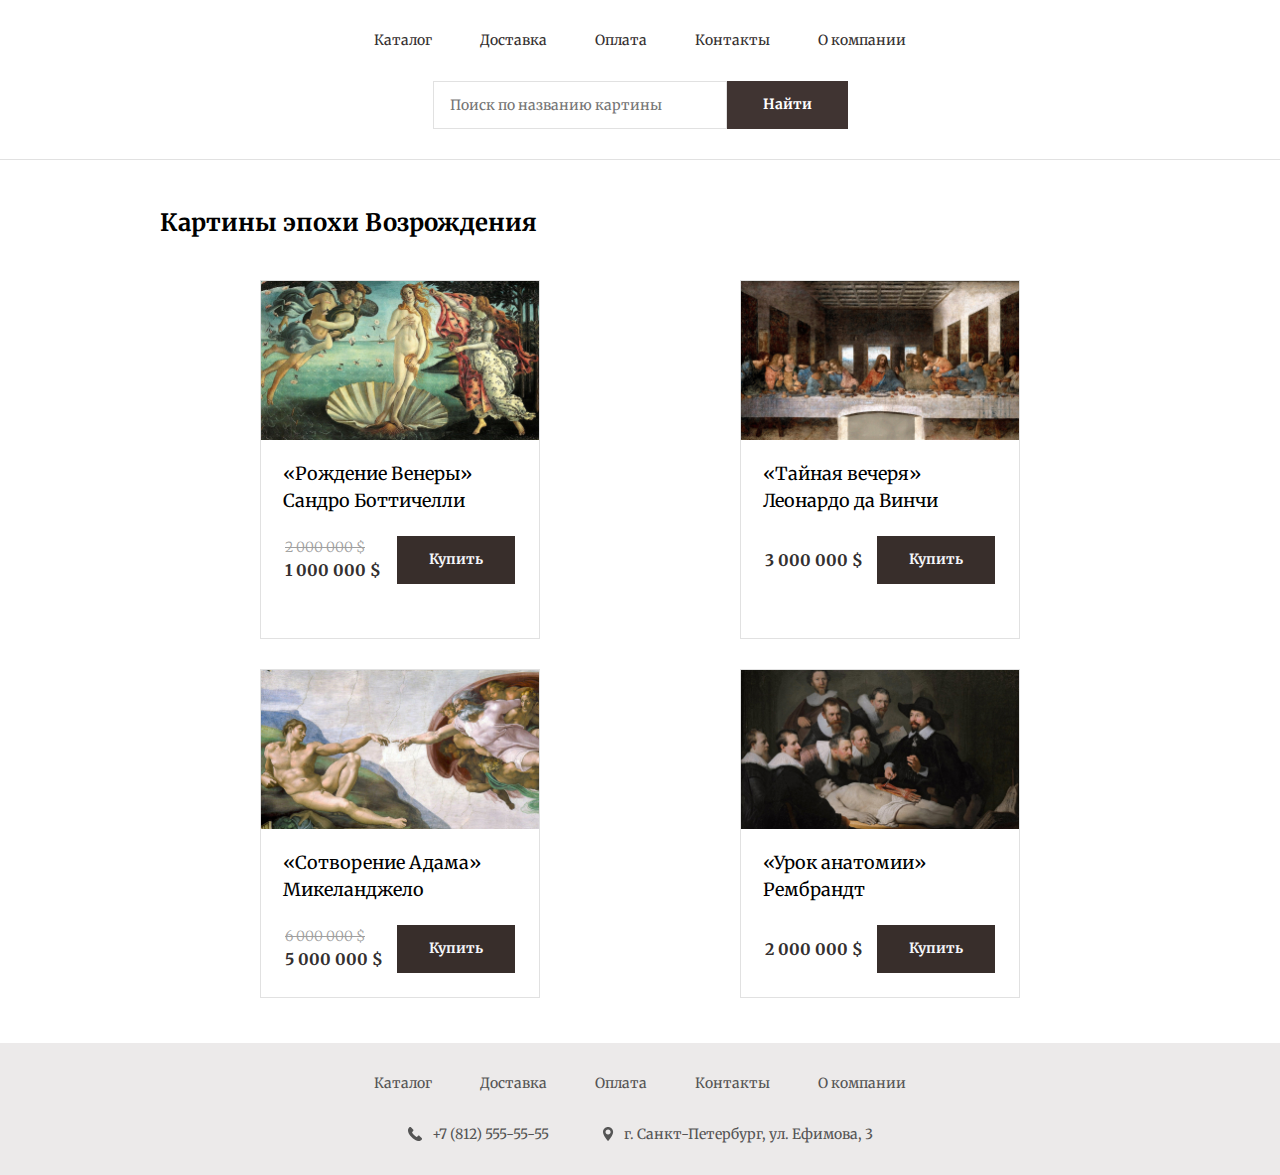
<file: works/work10/index.html>
<!doctype html><html lang="en"><head><meta charset="UTF-8"/><meta http-equiv="X-UA-Compatible" content="IE=edge"/><meta name="viewport" content="width=device-width,initial-scale=1"/><link rel="preconnect" href="https://fonts.googleapis.com"/><link rel="preconnect" href="https://fonts.gstatic.com" crossorigin/><link href="https://fonts.googleapis.com/css2?family=Merriweather:wght@300;400;700&display=swap" rel="stylesheet"/><title>Banki Shop</title><script defer="defer" src="js/bundle.js"></script></head><body><div id="root"></div></body></html>
</file>
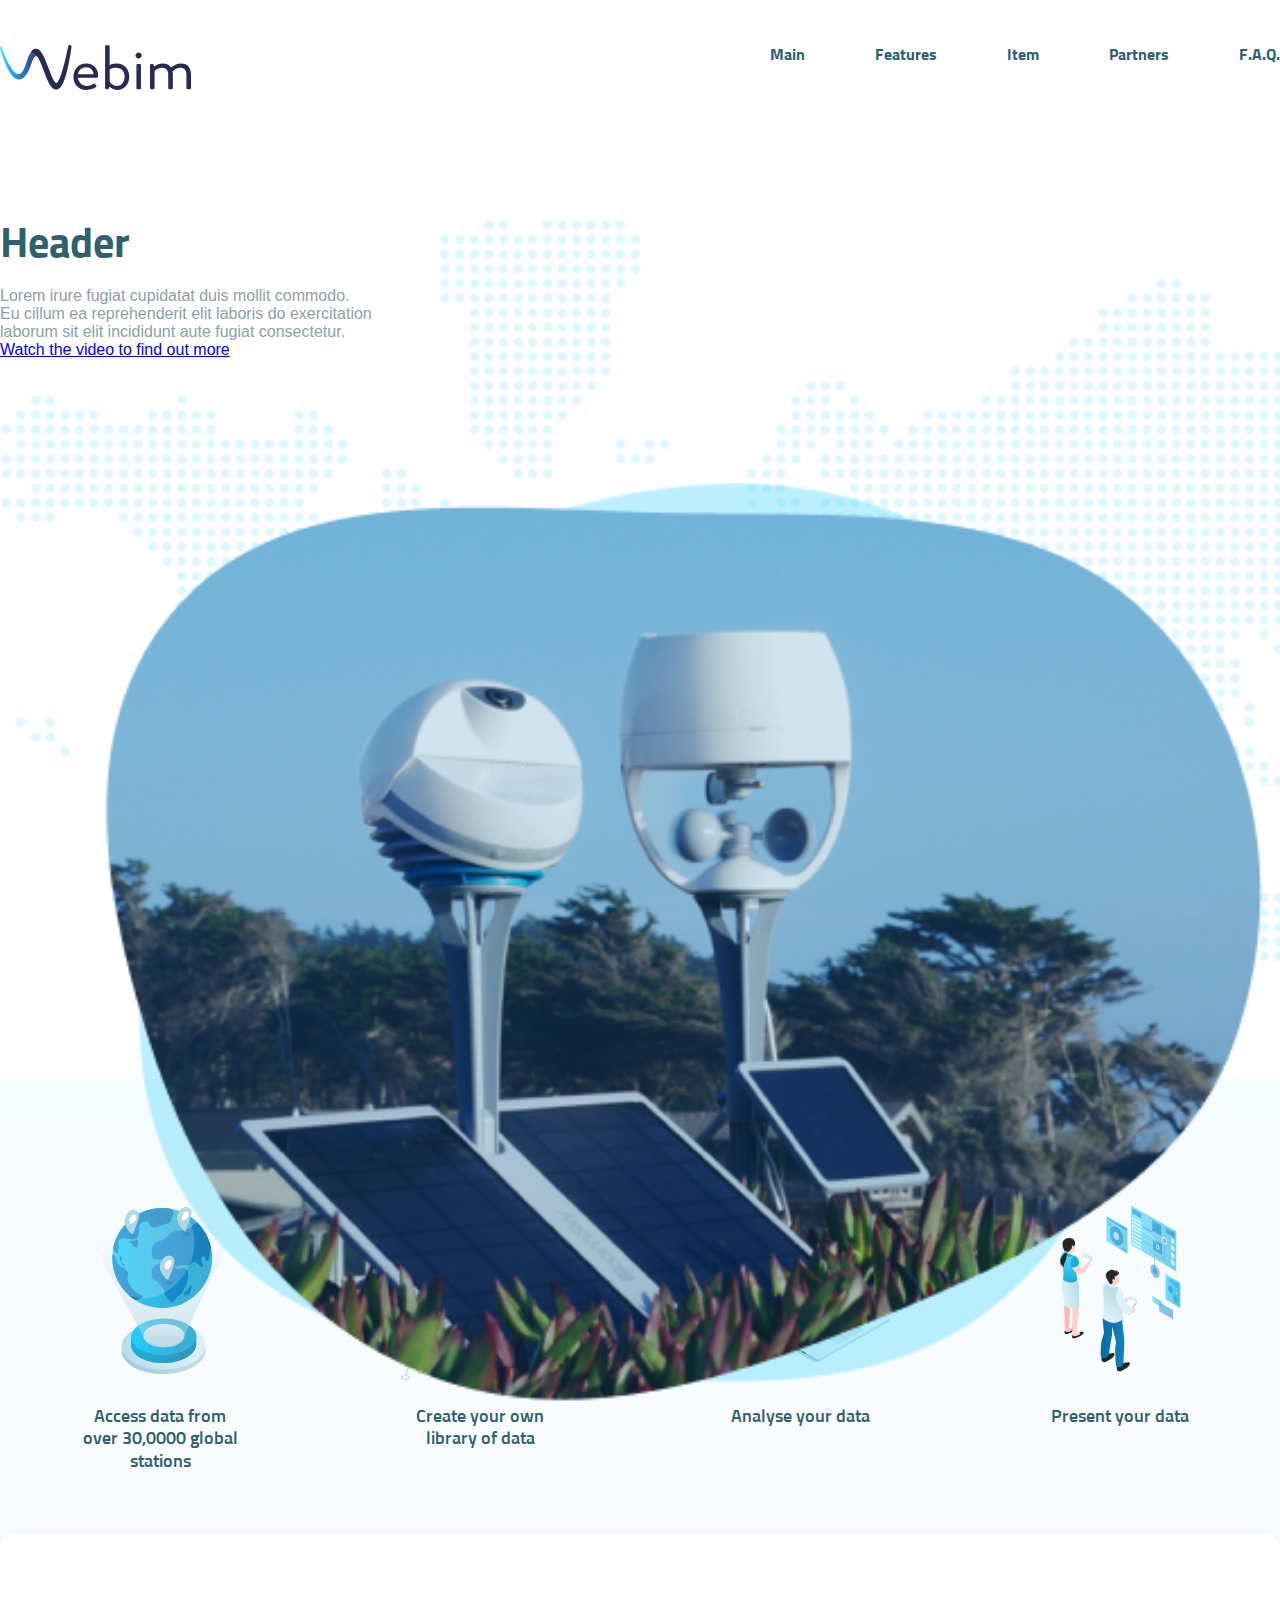
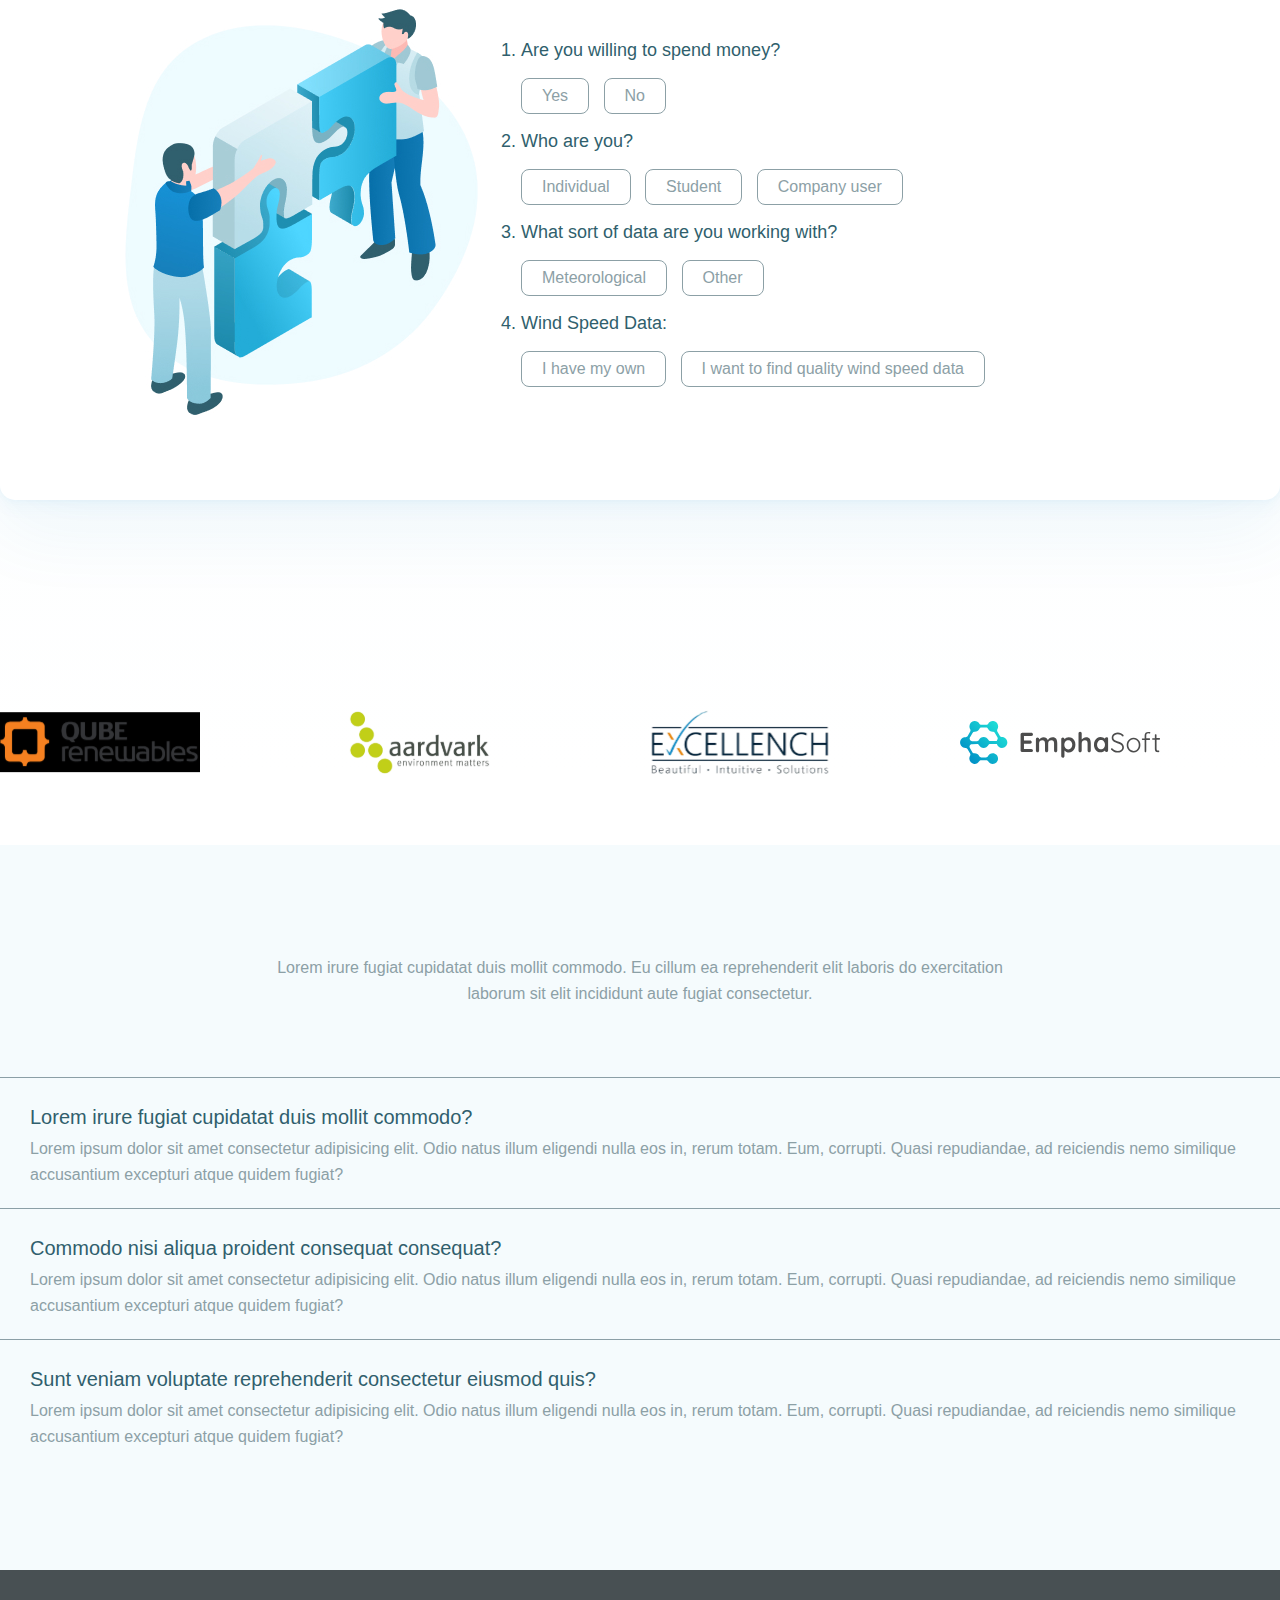
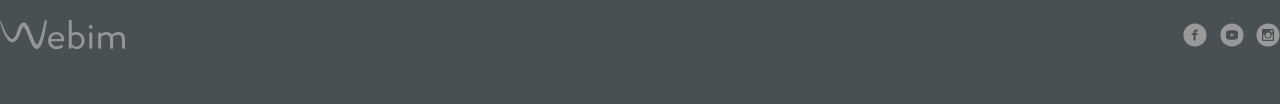
<file: works/work2/index.html>
<!DOCTYPE html>
<html lang="en">
  <head>
    <meta charset="UTF-8" />
    <meta name="viewport" content="width=device-width, initial-scale=1.0" />
    <title>Webim</title>
    <link rel="preconnect" href="https://fonts.gstatic.com" />
    <link
      rel="stylesheet"
      href="https://cdnjs.cloudflare.com/ajax/libs/font-awesome/5.15.1/css/all.min.css"
      integrity="sha512-+4zCK9k+qNFUR5X+cKL9EIR+ZOhtIloNl9GIKS57V1MyNsYpYcUrUeQc9vNfzsWfV28IaLL3i96P9sdNyeRssA=="
      crossorigin="anonymous"
    />
    <link
      rel="stylesheet"
      href="https://stackpath.bootstrapcdn.com/bootstrap/4.1.3/css/bootstrap.min.css"
      integrity="sha384-MCw98/SFnGE8fJT3GXwEOngsV7Zt27NXFoaoApmYm81iuXoPkFOJwJ8ERdknLPMO"
      crossorigin="anonymous"
    />
    <link rel="stylesheet" href="css/style.css" />
  </head>
  <body>
    <header class="header">
      <div class="header__logo"><img src="img/logo.svg" alt="logo" /></div>
      <nav class="header__nav">
        <a href="#main">Main</a><a href="#features">Features</a
        ><a href="#item">Item</a><a href="#partners">Partners</a><a href="#faq">F.A.Q.</a>
      </nav>
    </header>
    <main class="main"><a name="main"></a>
      <div class="container">
        <section class="block">
          <div class="row">
            <div class="col-6">
              <h1 class="block-title title anim-items">Header</h1>
              <p class="block-text">
                Lorem irure fugiat cupidatat duis mollit commodo. Eu cillum ea
                reprehenderit elit laboris do exercitation laborum sit elit
                incididunt aute fugiat consectetur.
              </p>
              <a href="#" class="block-link"
                >Watch the video to find out more</a
              >
            </div>
            <div class="col-6 block-wrap"><img src="img/video.png" alt="video" /></div>
          </div>
        </section>
      </div>
      <div class="midle"><a name="features"></a>
        <div class="container">
          <div class="features">
            <h2 class="features-title title anim-items">
              Functionality and features
            </h2>
            <div class="features__box">
              <div class="features__box-item">
                <img src="img/globe.svg" alt="globe" />
                <p>
                  Access data from <br />
                  over 30,0000 global stations
                </p>
              </div>
              <div class="features__box-item">
                <img src="img/stack.svg" alt="stack" />
                <p>Create your own library of data</p>
              </div>
              <div class="features__box-item">
                <img src="img/notebook.svg" alt="notebook" />
                <p>Analyse your data</p>
              </div>
              <div class="features__box-item">
                <img src="img/peoples.svg" alt="peoples" />
                <p>Present your data</p>
              </div>
            </div>
          </div>
          <a name="item"></a>
          <div class="poll">
            <div class="poll-img">
              <img src="img/puzzle.jpg" alt="puzzle" />
            </div>
              
            <form action="#" class="poll__form">
              <h2 class="poll__form-title title anim-items">
                    We want the best value for you:
              </h2>
              <ol>
                <form action="#">
                  <li>Are you willing to spend money?</li>
                    <div class="poll__form-btn">
                      <input
                          id="radio-1"
                          type="radio"
                          name="radio"/>
                      <label for="radio-1">Yes</label>
                    </div>
                    <div class="poll__form-btn">
                      <input
                          id="radio-2"
                          type="radio"
                          name="radio"
                          value="2"/>
                      <label for="radio-2">No</label>
                    </div>
                </form>
                <form action="#">
                  <li>Who are you?</li>
                    <div class="poll__form-btn">
                      <input
                          id="radio-3"
                          type="radio"
                          name="radio"
                          value="3"
                        />
                      <label for="radio-3">Individual</label>
                    </div>
                    <div class="poll__form-btn">
                      <input
                          id="radio-4"
                          type="radio"
                          name="radio"
                          value="4"
                        />
                      <label for="radio-4">Student</label>
                    </div>
                    <div class="poll__form-btn">
                        <input
                          id="radio-5"
                          type="radio"
                          name="radio"
                          value="5"
                        />
                        <label for="radio-5">Company user</label>
                      </div>
                </form>
                <form action="#">
                      <li>What sort of data are you working with?</li>
                      <div class="poll__form-btn">
                        <input
                          id="radio-6"
                          type="radio"
                          name="radio"
                          value="6"
                        />
                        <label for="radio-6">Meteorological</label>
                      </div>
                      <div class="poll__form-btn">
                        <input
                          id="radio-7"
                          type="radio"
                          name="radio"
                          value="7"
                        />
                        <label for="radio-7">Other</label>
                      </div>
                </form>
                <form action="#">
                      <li>Wind Speed Data:</li>
                      <div class="poll__form-btn">
                        <input
                          id="radio-8"
                          type="radio"
                          name="radio"
                          value="8"
                        />
                        <label for="radio-8">I have my own</label>
                      </div>
                      <div class="poll__form-btn">
                        <input
                          id="radio-9"
                          type="radio"
                          name="radio"
                          value="9"
                        />
                        <label for="radio-9"
                          >I want to find quality wind speed data</label
                        >
                  </div>
                </form>
              </ol>
            </form>
          </div>
<a name="partners"></a>
          <div class="partners"></a>
            <h2 class="partners-title title anim-items">Our partners</h2>
            <div class="partners__corousel">
              <div class="partners__corousel-slide">
                <img src="img/partners1.svg" alt="parners" />
              </div>
              <div class="partners__corousel-slide">
                <img src="img/partners2.svg" alt="parners" />
              </div>
              <div class="partners__corousel-slide">
                <img src="img/partners3.svg" alt="parners" />
              </div>
              <div class="partners__corousel-slide">
                <img src="img/partners4.svg" alt="parners" />
              </div>
              <div class="partners__corousel-slide">
                <img src="img/partners1.svg" alt="parners" />
              </div>
              <div class="partners__corousel-slide">
                <img src="img/partners2.svg" alt="parners" />
              </div>
              <div class="partners__corousel-slide">
                <img src="img/partners3.svg" alt="parners" />
              </div>
              <div class="partners__corousel-slide">
                <img src="img/partners4.svg" alt="parners" />
              </div>
            </div>
          </div>
        </div>
      </div>
<a name="faq"></a>
      <section class="faq">
        <div class="container">
          <h2 class="faq-title title anim-items">Our features</h2>
          <p class="faq-text">
            Lorem irure fugiat cupidatat duis mollit commodo. Eu cillum ea
            reprehenderit elit laboris do exercitation laborum sit elit
            incididunt aute fugiat consectetur.
          </p>
          <div class="accordion" id="accordionExample">
            <div class="accordion__item">
              <div
                class="accordion__item-head"
                id="headingOne"
                data-target="#collapseOne"
                data-toggle="collapse"
              >
                Lorem irure fugiat cupidatat duis mollit commodo?<i
                  class="fas fa-angle-down"
                ></i>
              </div>
              <div
                id="collapseOne"
                class="accordion__item-body"
                aria-labelledby="headingOne"
                data-parent="#accordionExample"
              >
                <p>
                  Lorem ipsum dolor sit amet consectetur adipisicing elit. Odio
                  natus illum eligendi nulla eos in, rerum totam. Eum, corrupti.
                  Quasi repudiandae, ad reiciendis nemo similique accusantium
                  excepturi atque quidem fugiat?
                </p>
              </div>
            </div>
            <div class="accordion__item">
              <div
                class="accordion__item-head"
                id="headingTwo"
                data-target="#collapseTwo"
                data-toggle="collapse"
              >
                Commodo nisi aliqua proident consequat consequat?<i
                  class="fas fa-angle-down"
                ></i>
              </div>
              <div
                id="collapseTwo"
                class="accordion__item-body"
                aria-labelledby="headingTwo"
                data-parent="#accordionExample"
              >
                <p>
                  Lorem ipsum dolor sit amet consectetur adipisicing elit. Odio
                  natus illum eligendi nulla eos in, rerum totam. Eum, corrupti.
                  Quasi repudiandae, ad reiciendis nemo similique accusantium
                  excepturi atque quidem fugiat?
                </p>
              </div>
            </div>
            <div class="accordion__item">
              <div
                class="accordion__item-head"
                id="headingThree"
                data-target="#collapseThree"
                data-toggle="collapse"
              >
                Sunt veniam voluptate reprehenderit consectetur eiusmod quis?<i
                  class="fas fa-angle-down"
                ></i>
              </div>
              <div
                id="collapseThree"
                class="accordion__item-body"
                aria-labelledby="headingThree"
                data-parent="#accordionExample"
              >
                <p>
                  Lorem ipsum dolor sit amet consectetur adipisicing elit. Odio
                  natus illum eligendi nulla eos in, rerum totam. Eum, corrupti.
                  Quasi repudiandae, ad reiciendis nemo similique accusantium
                  excepturi atque quidem fugiat?
                </p>
              </div>
            </div>
          </div>
        </div>
      </section>
    </main>

    <footer class="footer">
      <div class="container">
        <div class="footer__logo">
          <img src="img/logo-footer.svg" alt="logo" />
        </div>
        <div class="footer__social">
          <a href="#"><img src="img/facebook.svg" alt="facebook" /></a>
          <a href="#"><img src="img/youtube.svg" alt="youtube" /></a>
          <a href="#"><img src="img/instagram.svg" alt="instagram" /></a>
        </div>
      </div>
    </footer>

    <link rel="stylesheet" href="js/slick/slick.css" />
    <link rel="stylesheet" href="js/slick/slick-theme.css" />

    <script src="js/jquery-3.5.1.min.js"></script>
    <script src="js/slick/slick.min.js"></script>
    <script src="js/main.js"></script>
    <script
      src="https://cdn.jsdelivr.net/npm/bootstrap@4.5.3/dist/js/bootstrap.bundle.min.js"
      integrity="sha384-ho+j7jyWK8fNQe+A12Hb8AhRq26LrZ/JpcUGGOn+Y7RsweNrtN/tE3MoK7ZeZDyx"
      crossorigin="anonymous"
    ></script>
  </body>
</html>
</file>
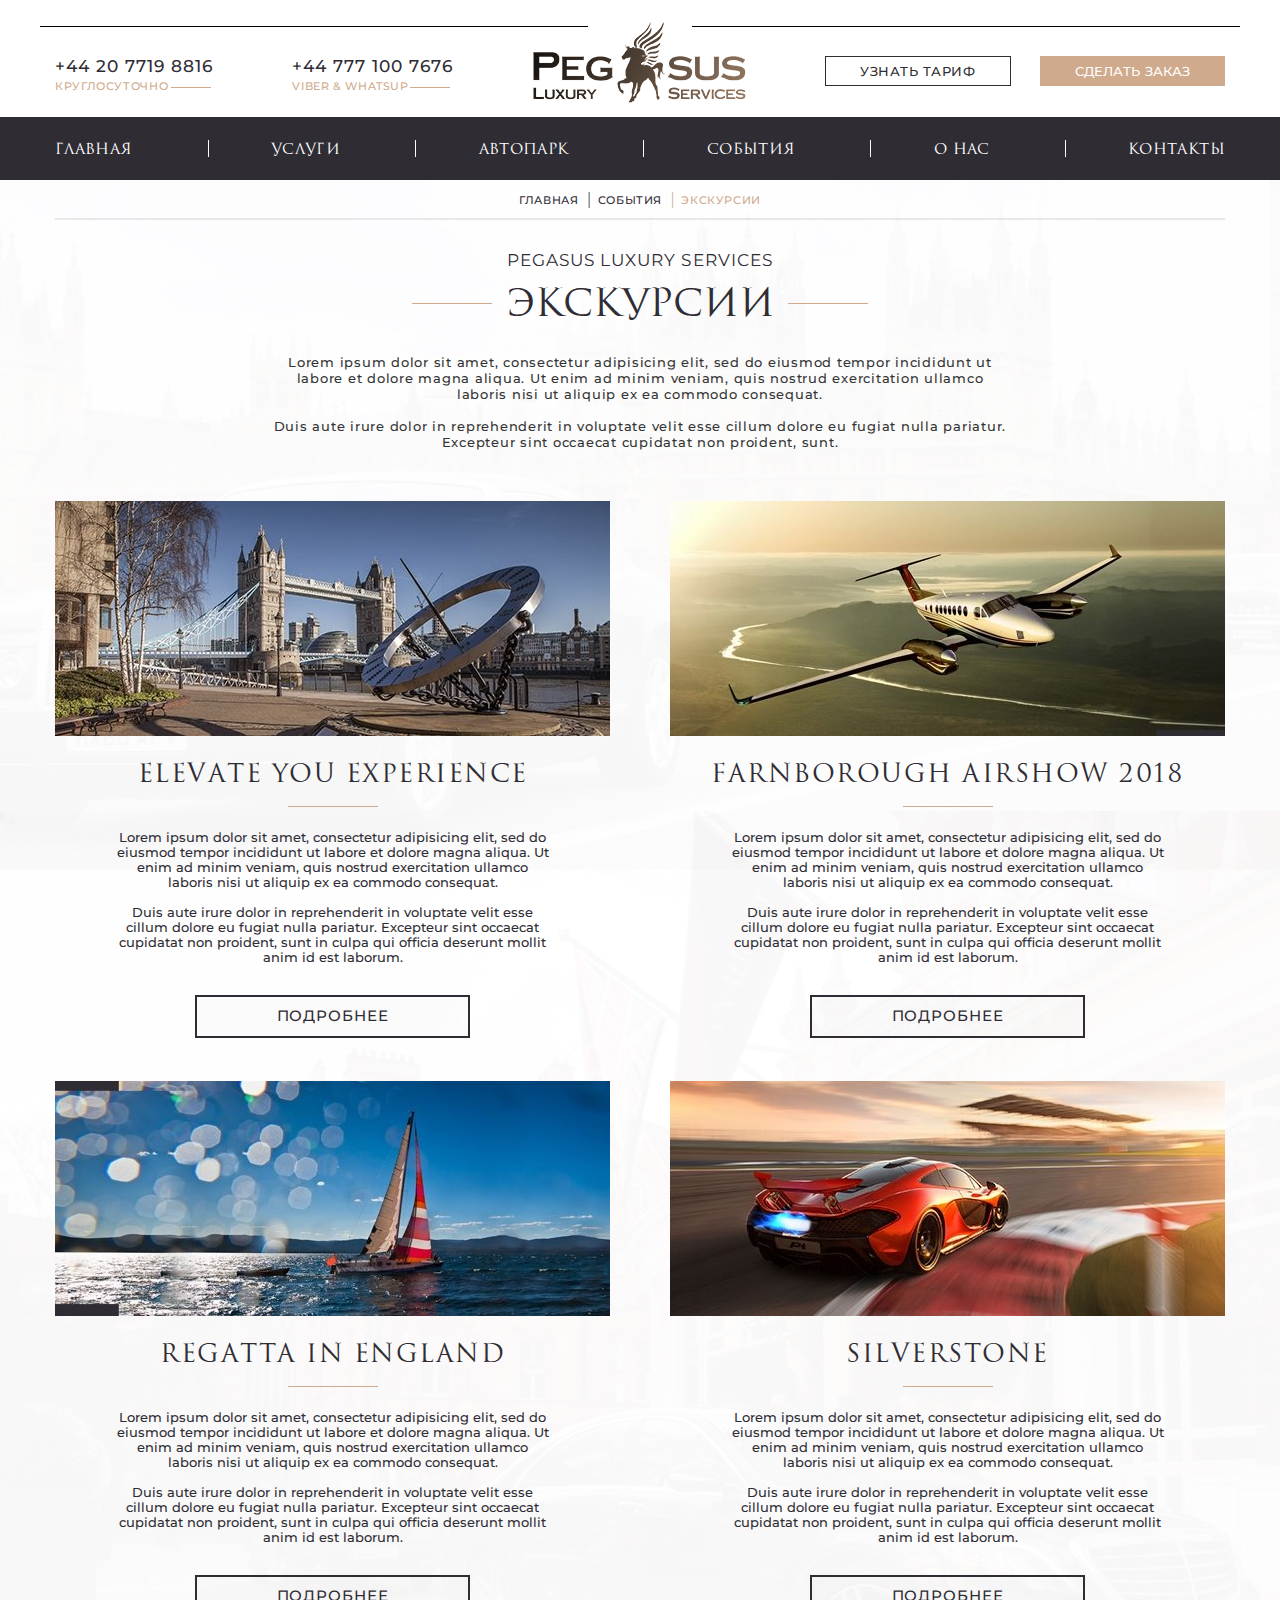
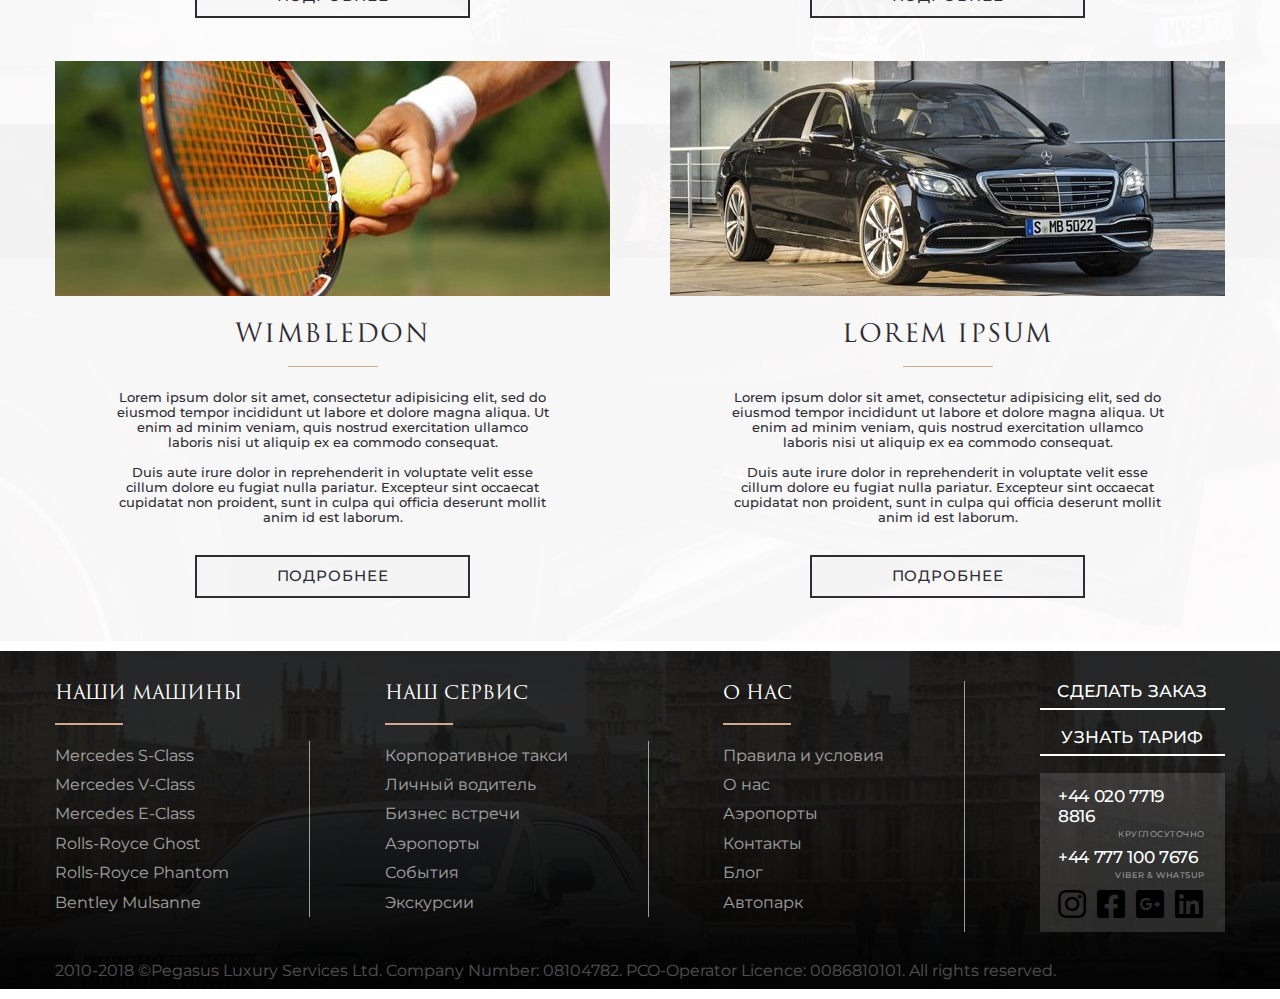
<file: works/work3/index.html>
<!DOCTYPE html>
<html lang="en">
  <head>
    <meta charset="UTF-8" />
    <meta name="viewport" content="width=device-width, initial-scale=1.0" />
    <title>Pegasus</title>
    <link rel="preconnect" href="https://fonts.gstatic.com" />
    <link
      href="https://fonts.googleapis.com/css2?family=Montserrat:wght@400;500&display=swap"
      rel="stylesheet"
    />
    <link href="https://use.fontawesome.com/releases/v5.0.13/css/all.css" rel="stylesheet" />
    <link rel="stylesheet" href="./css/style.css" />
  </head>
  <body>
    <header class="header">
      <div class="header-border">
        <div></div>
        <div></div>
      </div>
      <div class="container">
        <div class="header__info">
          <div class="header__info-phone">
            <span class="header__info-phone-number number450">+44 20 7719 8816</span>
            <span class="header__info-phone-subtext1">круглосуточно</span>
          </div>
          <div class="header__info-phone">
            <span class="header__info-phone-number">+44 777 100 7676</span>
            <span class="header__info-phone-subtext2">Viber & WhatsUp</span>
          </div>
          <div class="header__info-logo">
            <img src="img/logo.png" alt="logo" />
          </div>
          <button class="header__info-btn1">узнать тариф</button>
          <button class="header__info-btn2">сделать заказ</button>
        </div>
      </div>
      <div class="header__navwrap">
        <div class="container">
          <nav class="header__navwrap-nav">
            <a href="#">главная</a>
            <a href="#">услуги</a>
            <a href="#">автопарк</a>
            <a href="#">события</a>
            <a href="#">о нас</a>
            <a href="#">контакты</a>
          </nav>
        </div>
      </div>
    </header>

    <main class="main">
      <div class="container">
        <nav class="bread">
          <ol class="bread__list">
            <li><a href="#">главная</a></li>
            <li><a href="#">события</a></li>
            <li><a href="#">экскурсии</a></li>
          </ol>
        </nav>
        <article class="offers">
          <div class="offers__head">
            <h2 class="offers__head-subtitle">pegasus luxury services</h2>
            <h1 class="offers__head-title">экскурсии</h1>
            <p class="offers__head-text">
              Lorem ipsum dolor sit amet, consectetur adipisicing elit, sed do eiusmod tempor
              incididunt ut labore et dolore magna aliqua. Ut enim ad minim veniam, quis nostrud
              exercitation ullamco laboris nisi ut aliquip ex ea commodo consequat.<br /><br />Duis
              aute irure dolor in reprehenderit in voluptate velit esse cillum dolore eu fugiat
              nulla pariatur. Excepteur sint occaecat cupidatat non proident, sunt.
            </p>
          </div>
          <div class="offers__items">
            <article class="offers__items-card">
              <img src="img/photo1.jpg" alt="" />
              <h3>elevate you experience</h3>
              <div></div>
              <p>
                Lorem ipsum dolor sit amet, consectetur adipisicing elit, sed do eiusmod tempor
                incididunt ut labore et dolore magna aliqua. Ut enim ad minim veniam, quis nostrud
                exercitation ullamco laboris nisi ut aliquip ex ea commodo consequat.<br /><br />Duis
                aute irure dolor in reprehenderit in voluptate velit esse cillum dolore eu fugiat
                nulla pariatur. Excepteur sint occaecat cupidatat non proident, sunt in culpa qui
                officia deserunt mollit anim id est laborum.
              </p>
              <button>подробнее</button>
            </article>
            <article class="offers__items-card">
              <img src="img/photo2.jpg" alt="" />
              <h3>FARNBOROUGH Airshow 2018</h3>
              <div></div>
              <p>
                Lorem ipsum dolor sit amet, consectetur adipisicing elit, sed do eiusmod tempor
                incididunt ut labore et dolore magna aliqua. Ut enim ad minim veniam, quis nostrud
                exercitation ullamco laboris nisi ut aliquip ex ea commodo consequat.<br /><br />Duis
                aute irure dolor in reprehenderit in voluptate velit esse cillum dolore eu fugiat
                nulla pariatur. Excepteur sint occaecat cupidatat non proident, sunt in culpa qui
                officia deserunt mollit anim id est laborum.
              </p>
              <button>подробнее</button>
            </article>
            <article class="offers__items-card">
              <img src="img/photo3.jpg" alt="" />
              <h3>regatta in england</h3>
              <div></div>
              <p>
                Lorem ipsum dolor sit amet, consectetur adipisicing elit, sed do eiusmod tempor
                incididunt ut labore et dolore magna aliqua. Ut enim ad minim veniam, quis nostrud
                exercitation ullamco laboris nisi ut aliquip ex ea commodo consequat.<br /><br />Duis
                aute irure dolor in reprehenderit in voluptate velit esse cillum dolore eu fugiat
                nulla pariatur. Excepteur sint occaecat cupidatat non proident, sunt in culpa qui
                officia deserunt mollit anim id est laborum.
              </p>
              <button>подробнее</button>
            </article>
            <article class="offers__items-card">
              <img src="img/photo4.jpg" alt="" />
              <h3>silverstone</h3>
              <div></div>
              <p>
                Lorem ipsum dolor sit amet, consectetur adipisicing elit, sed do eiusmod tempor
                incididunt ut labore et dolore magna aliqua. Ut enim ad minim veniam, quis nostrud
                exercitation ullamco laboris nisi ut aliquip ex ea commodo consequat.<br /><br />Duis
                aute irure dolor in reprehenderit in voluptate velit esse cillum dolore eu fugiat
                nulla pariatur. Excepteur sint occaecat cupidatat non proident, sunt in culpa qui
                officia deserunt mollit anim id est laborum.
              </p>
              <button>подробнее</button>
            </article>
            <article class="offers__items-card">
              <img src="img/photo5.jpg" alt="" />
              <h3>wimbledon</h3>
              <div></div>
              <p>
                Lorem ipsum dolor sit amet, consectetur adipisicing elit, sed do eiusmod tempor
                incididunt ut labore et dolore magna aliqua. Ut enim ad minim veniam, quis nostrud
                exercitation ullamco laboris nisi ut aliquip ex ea commodo consequat.<br /><br />Duis
                aute irure dolor in reprehenderit in voluptate velit esse cillum dolore eu fugiat
                nulla pariatur. Excepteur sint occaecat cupidatat non proident, sunt in culpa qui
                officia deserunt mollit anim id est laborum.
              </p>
              <button>подробнее</button>
            </article>
            <article class="offers__items-card">
              <img src="img/photo6.jpg" alt="" />
              <h3>Lorem ipsum</h3>
              <div></div>
              <p>
                Lorem ipsum dolor sit amet, consectetur adipisicing elit, sed do eiusmod tempor
                incididunt ut labore et dolore magna aliqua. Ut enim ad minim veniam, quis nostrud
                exercitation ullamco laboris nisi ut aliquip ex ea commodo consequat.<br /><br />Duis
                aute irure dolor in reprehenderit in voluptate velit esse cillum dolore eu fugiat
                nulla pariatur. Excepteur sint occaecat cupidatat non proident, sunt in culpa qui
                officia deserunt mollit anim id est laborum.
              </p>
              <button>подробнее</button>
            </article>
          </div>
        </article>
      </div>
    </main>
    <footer class="footer">
      <div class="container">
        <div class="footer__infoblock">
          <div class="footer__infoblock-column">
            <h4>НАШИ МАШИНЫ</h4>
            <div></div>
            <ul class="footer__infoblock-column-bdr">
              <li><a href="#"> Mercedes S-Class</a></li>
              <li><a href="#"> Mercedes V-Class</a></li>
              <li><a href="#"> Mercedes E-Class</a></li>
              <li><a href="#"> Rolls-Royce Ghost</a></li>
              <li><a href="#"> Rolls-Royce Phantom</a></li>
              <li><a href="#"> Bentley Mulsanne</a></li>
            </ul>
          </div>
          <div class="footer__infoblock-column">
            <h4>НАШ СЕРВИС</h4>
            <div></div>
            <ul class="footer__infoblock-column-bdr">
              <li><a href="#">Корпоративное такси</a></li>
              <li><a href="#">Личный водитель</a></li>
              <li><a href="#">Бизнес встречи</a></li>
              <li><a href="#">Аэропорты</a></li>
              <li><a href="#">События</a></li>
              <li><a href="#">Экскурсии</a></li>
            </ul>
          </div>
          <div class="footer__infoblock-column">
            <h4>О НАС</h4>
            <div></div>
            <ul>
              <li><a href="#">Правила и условия</a></li>
              <li><a href="#">О нас</a></li>
              <li><a href="#">Аэропорты</a></li>
              <li><a href="#">Контакты</a></li>
              <li><a href="#">Блог</a></li>
              <li><a href="#">Автопарк</a></li>
            </ul>
          </div>
          <div class="footer__infoblock-columnlast">
            <a class="footer__infoblock-columnlast-btn" href="#">сделать заказ</a>
            <a class="footer__infoblock-columnlast-btn" href="#">узнать тариф</a>
            <div class="footer__infoblock-columnlast-contacts">
              <a href="#">+44 020 7719 8816</a>
              <span>круглосуточно</span>
              <a href="#">+44 777 100 7676</a>
              <span>Viber & WhatsUp</span>
              <div class="footer__infoblock-columnlast-contacts-social">
                <i class="fab fa-instagram fa-2x"></i>
                <i class="fab fa-facebook-square fa-2x"></i>
                <i class="fab fa-google-plus-square fa-2x"></i>
                <i class="fab fa-linkedin fa-2x"></i>
              </div>
            </div>
          </div>
        </div>
        <div class="footer-rights">
          2010-2018 ©Pegasus Luxury Services Ltd. Company Number: 08104782. PCO-Operator Licence:
          0086810101. All rights reserved.
        </div>
      </div>
    </footer>
  </body>
</html>
</file>
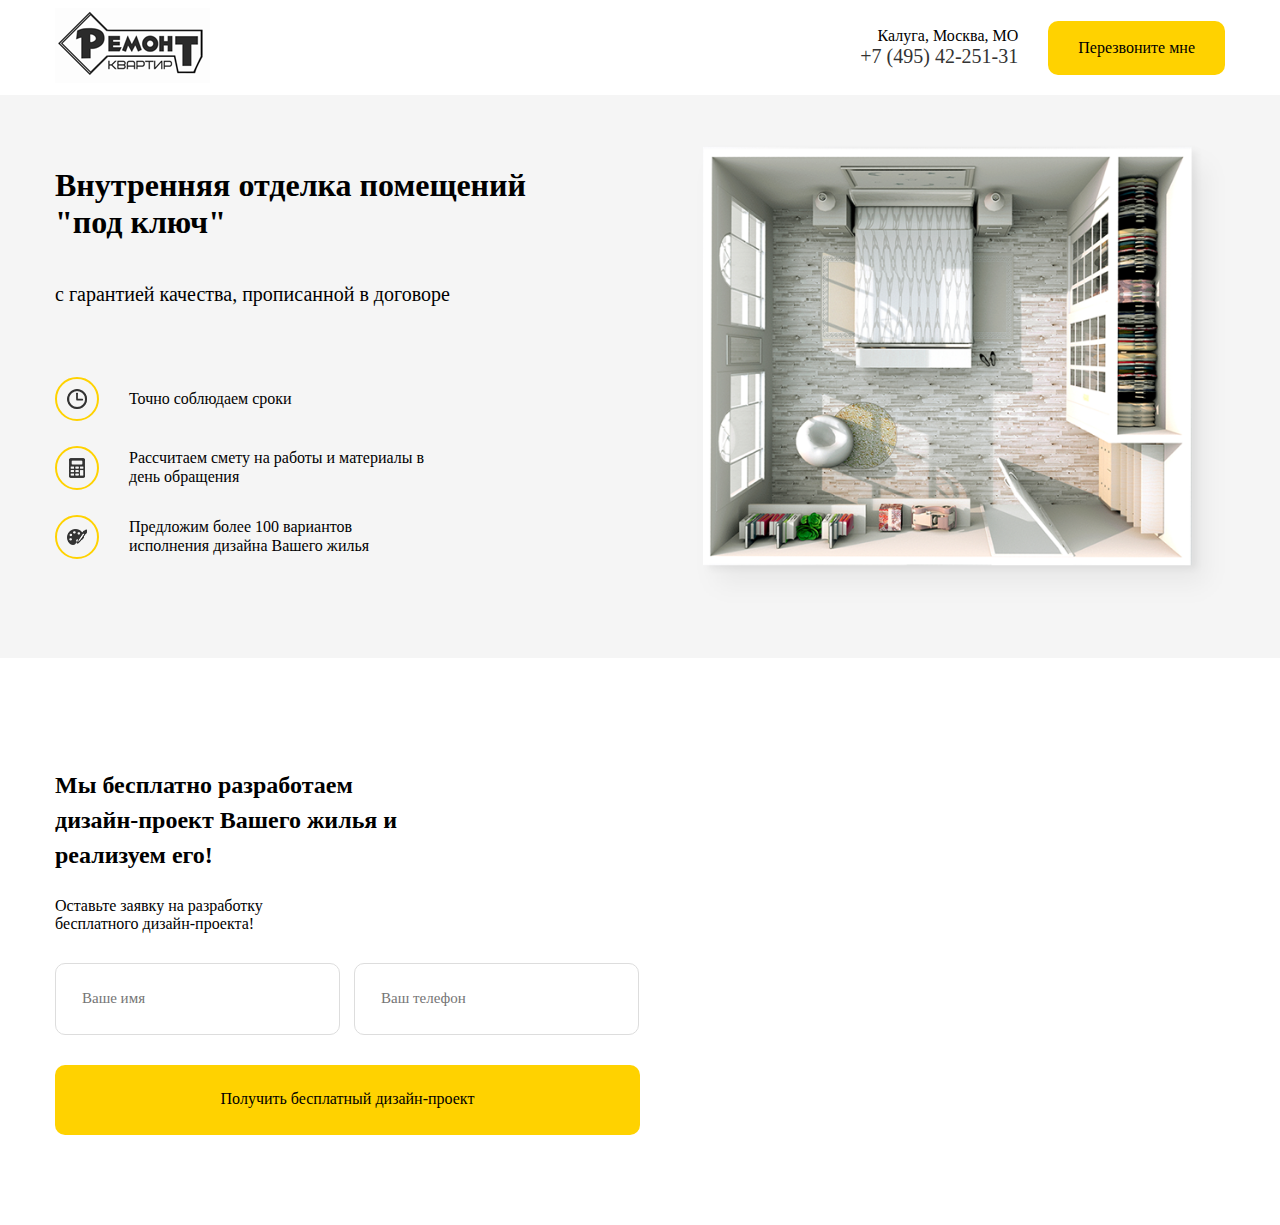
<file: works/work6/index.html>
<!DOCTYPE html>
<html lang="ru">
  <head>
    <meta charset="UTF-8" />
    <meta name="viewport" content="width=device-width, initial-scale=1.0" />
    <title>Ремонт</title>
    <link rel="stylesheet" href="css/normalize.css" />
    <link rel="stylesheet" href="css/style.css" />
  </head>
  <body class="body">
    <nav class="navbar">
      <div class="container">
        <div class="navbar-block">
          <div class="navbar__logo">
            <img src="img/navbar/logo.png" alt="Логотип" />
          </div>
          <!-- /.navbar__logo -->
          <div class="navbar__info">
            <div class="navbar__contacts">
              <span class="navbar__address">Калуга, Москва, МО </span>
              <a href="tel:+7 (495) 42-251-31" class="navbar__phone"
                >+7 (495) 42-251-31
              </a>
            </div>
            <!-- /.navbar__contacts -->
            <button class="button navbar__button">Перезвоните мне</button>
            <!-- /.button navbar__button -->
          </div>
          <!-- /.navbar__info -->
        </div>
        <!-- /.navbar-block -->
      </div>
      <!-- /.container -->
    </nav>
    <!-- /.navbar -->
    <main>
      <section class="hero section">
        <div class="container">
          <div class="hero-block">
            <div class="hero-text">
              <h1 class="hero-text__tittle">
                Внутренняя отделка помещений "под ключ"
              </h1>
              <span class="hero-text__subtittle"
                >с гарантией качества, прописанной в договоре
              </span>
              <ul class="hero-list">
                <li class="hero-list__item">
                  <div class="hero-list__image">
                    <img src="img/hero/clock.png" alt="" />
                  </div>
                  <span class="hero-list__text">Точно соблюдаем сроки </span>
                </li>
                <li class="hero-list__item">
                  <div class="hero-list__image">
                    <img src="img/hero/calculator.png" alt="" />
                  </div>
                  <span class="hero-list__text"
                    >Рассчитаем смету на работы и материалы в день обращения
                  </span>
                </li>
                <li class="hero-list__item">
                  <div class="hero-list__image">
                    <img src="img/hero/paint.png" alt="" />
                  </div>
                  <span class="hero-list__text"
                    >Предложим более 100 вариантов исполнения дизайна Вашего
                    жилья
                  </span>
                </li>
              </ul>
            </div>
            <!-- /.hero__text -->
            <div class="hero-image">
              <img src="img/hero/hero-image_.png" alt="План квартиры" />
            </div>
            <!-- /.hero-image -->
          </div>
          <!-- /.hero-block -->
        </div>
        <!-- /.container -->
      </section>
      <!-- /.hero -->
      <section class="offer section">
        <div class="container">
          <div class="offer-block">
            <h2 class="section-tittle offer-tittle">
              Мы бесплатно разработаем дизайн-проект Вашего жилья и реализуем
              его!
            </h2>
            <!-- /.section-tittle -->
            <span class="section-subtittle offer-subtittle"
              >Оставьте заявку на разработку бесплатного дизайн-проекта!
            </span>
            <!-- /.section-subtittle -->
            <form action="" class="form offer__form">
              <input type="text" class="input offer__input" placeholder="Ваше имя"/>
              <input type="tel" class="input offer__input" placeholder="Ваш телефон"/>
              <button class="button offer__button">Получить бесплатный дизайн-проект
              </button>
            </form>
          </div>
          <!-- /.offer-block -->
        </div>
        <!-- /.container -->
      </section>
      <!-- /.offer -->
    </main>
  </body>
</html>
</file>
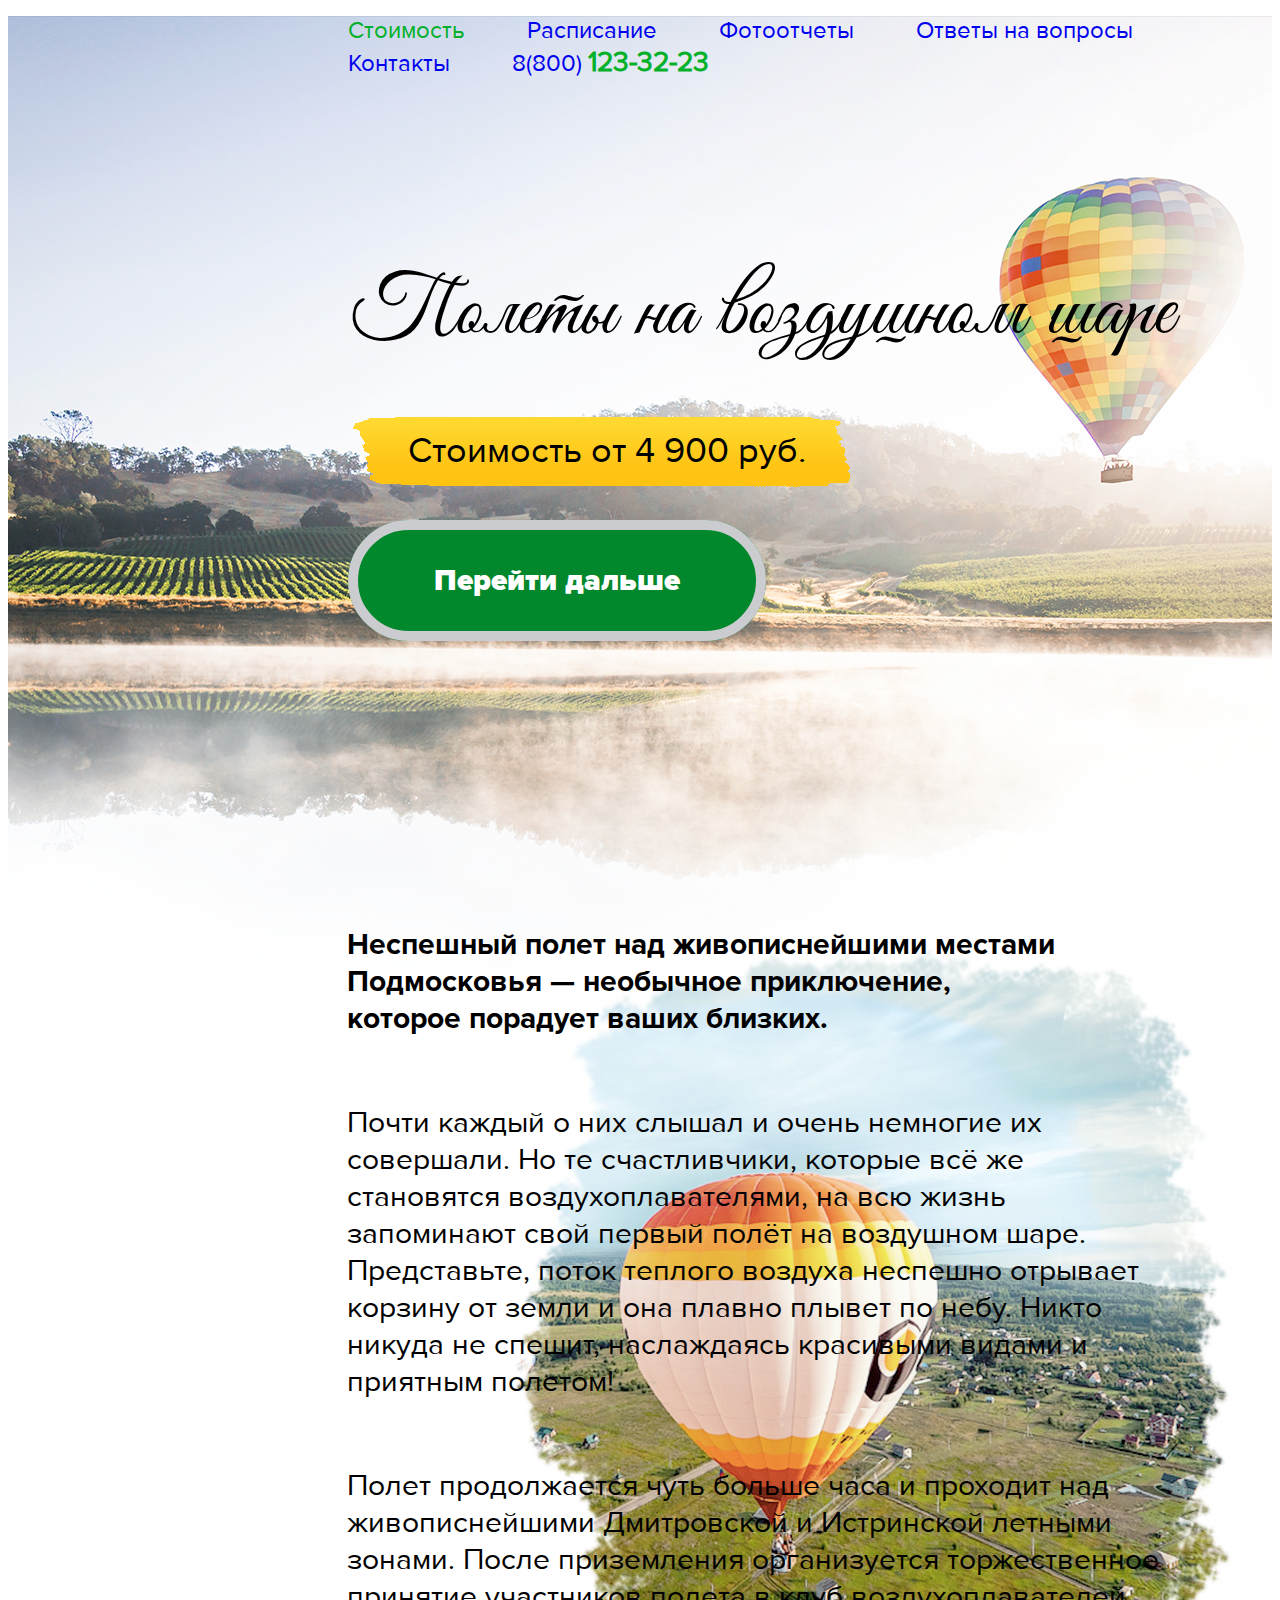
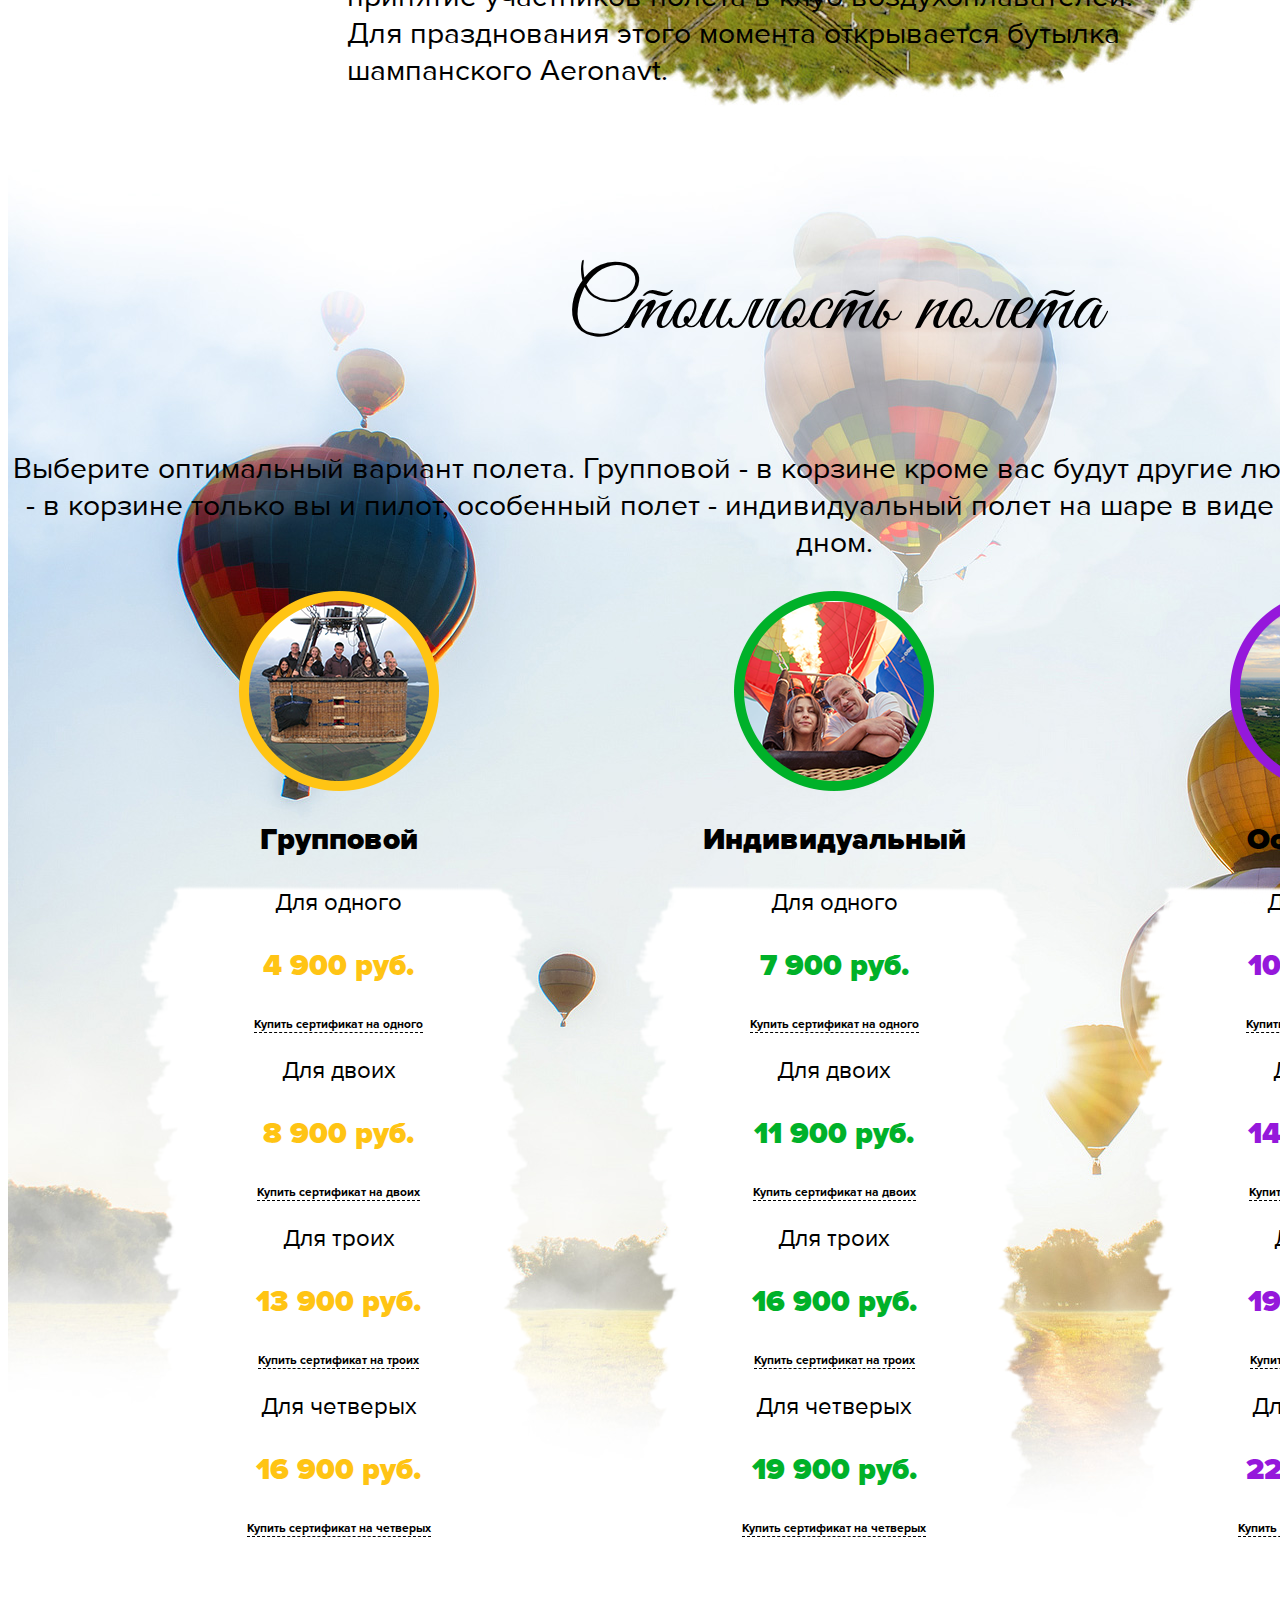
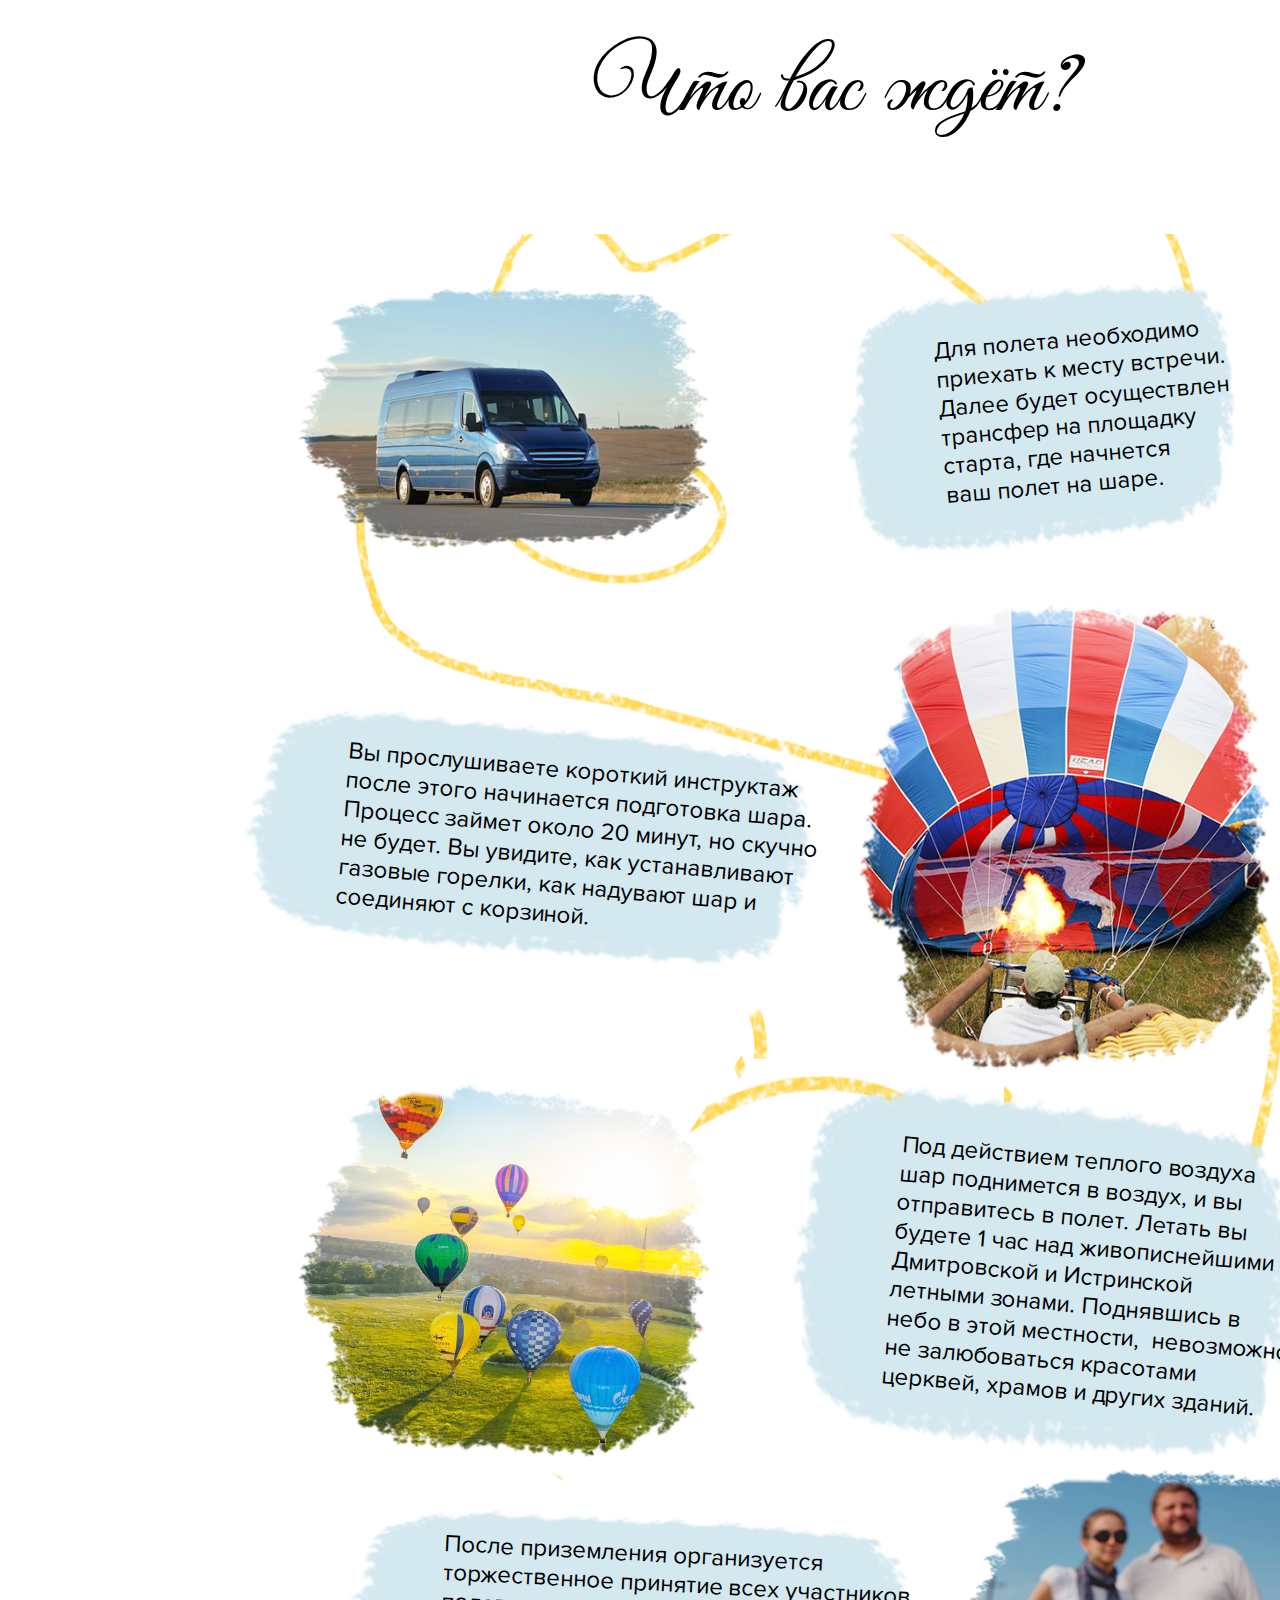
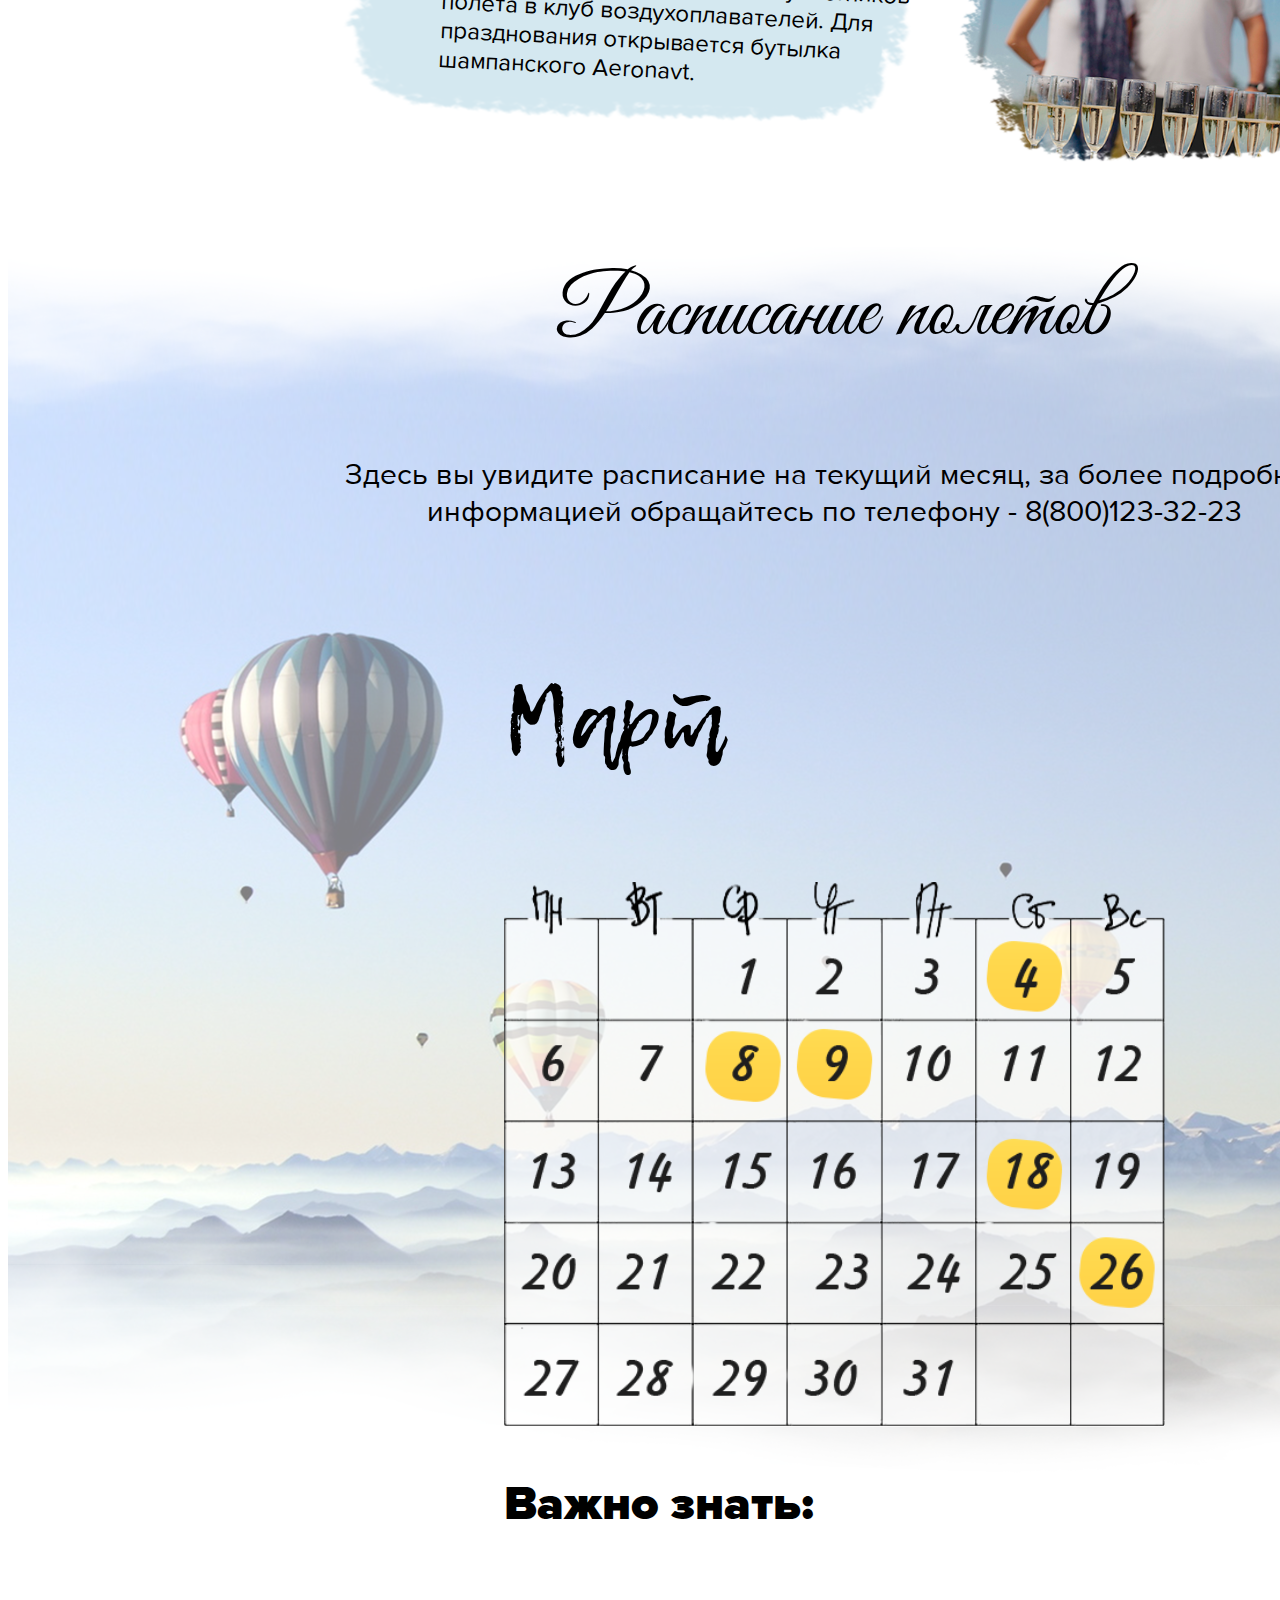
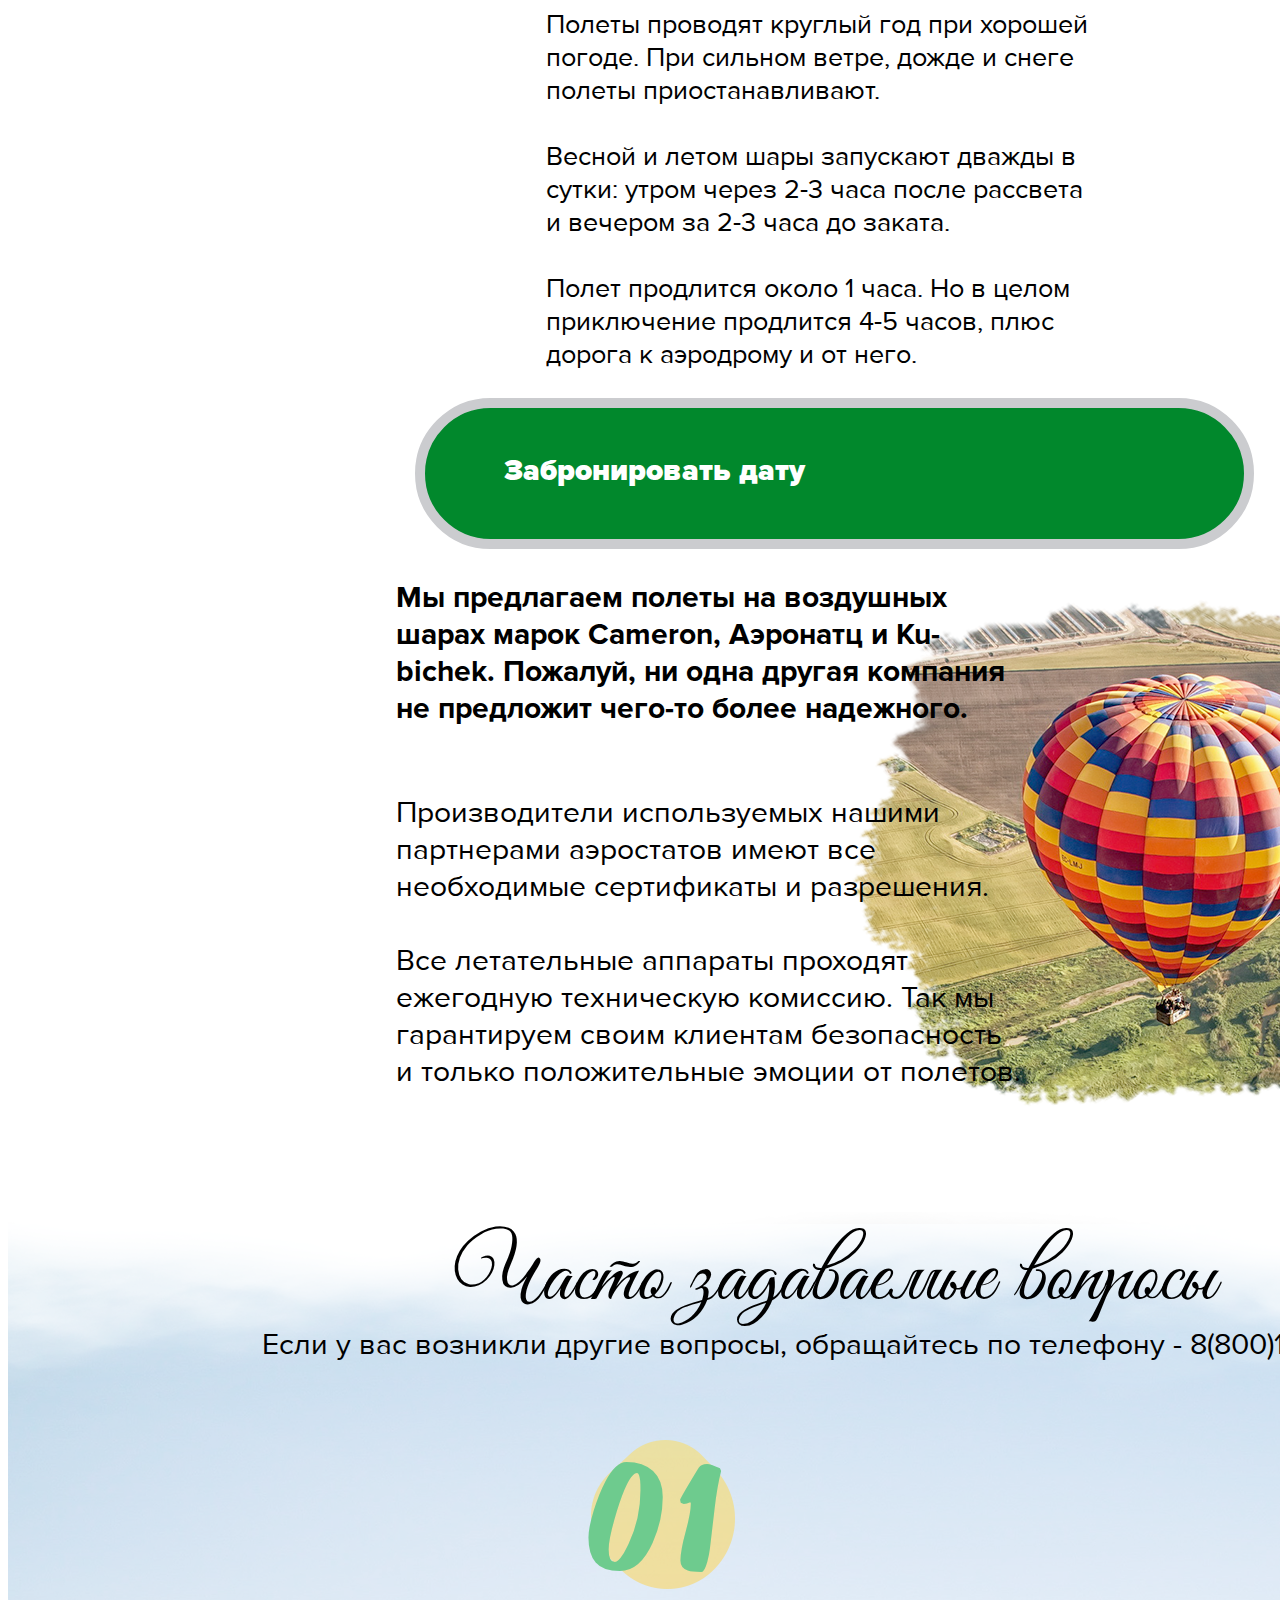
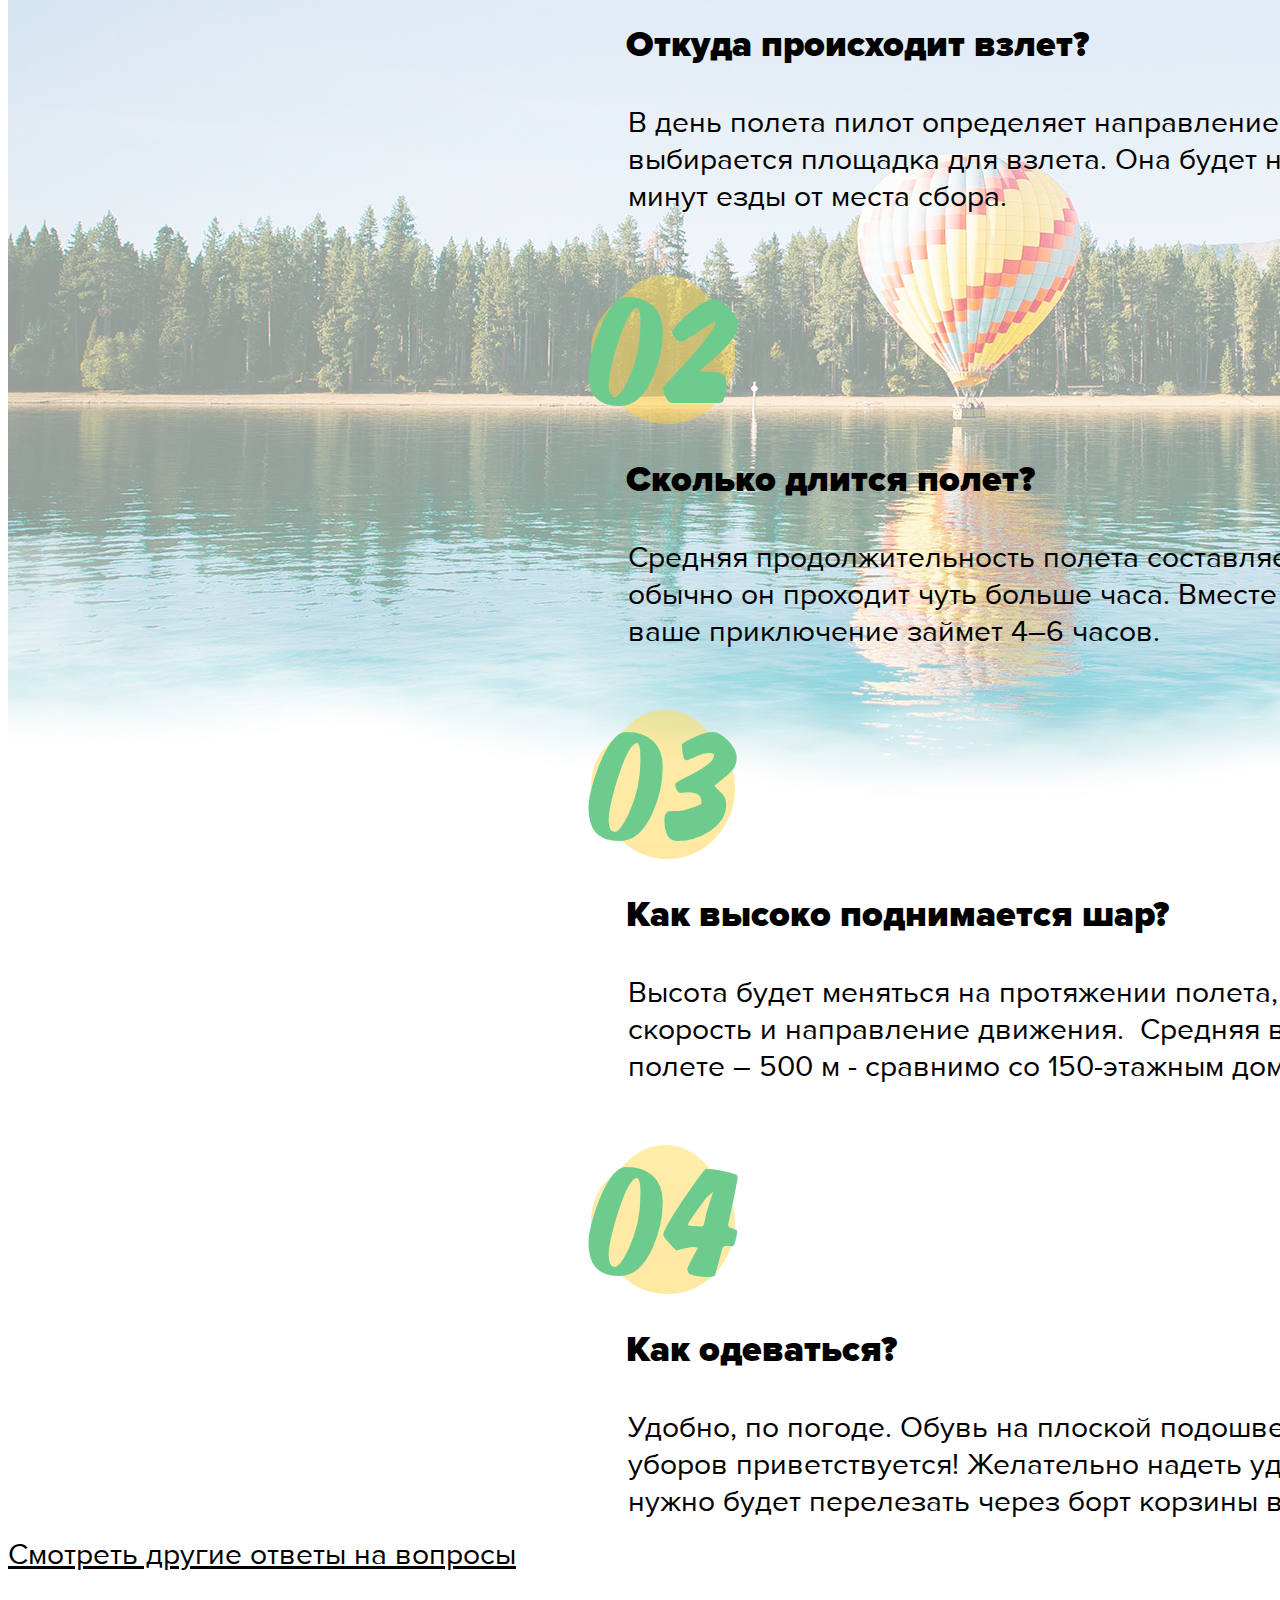
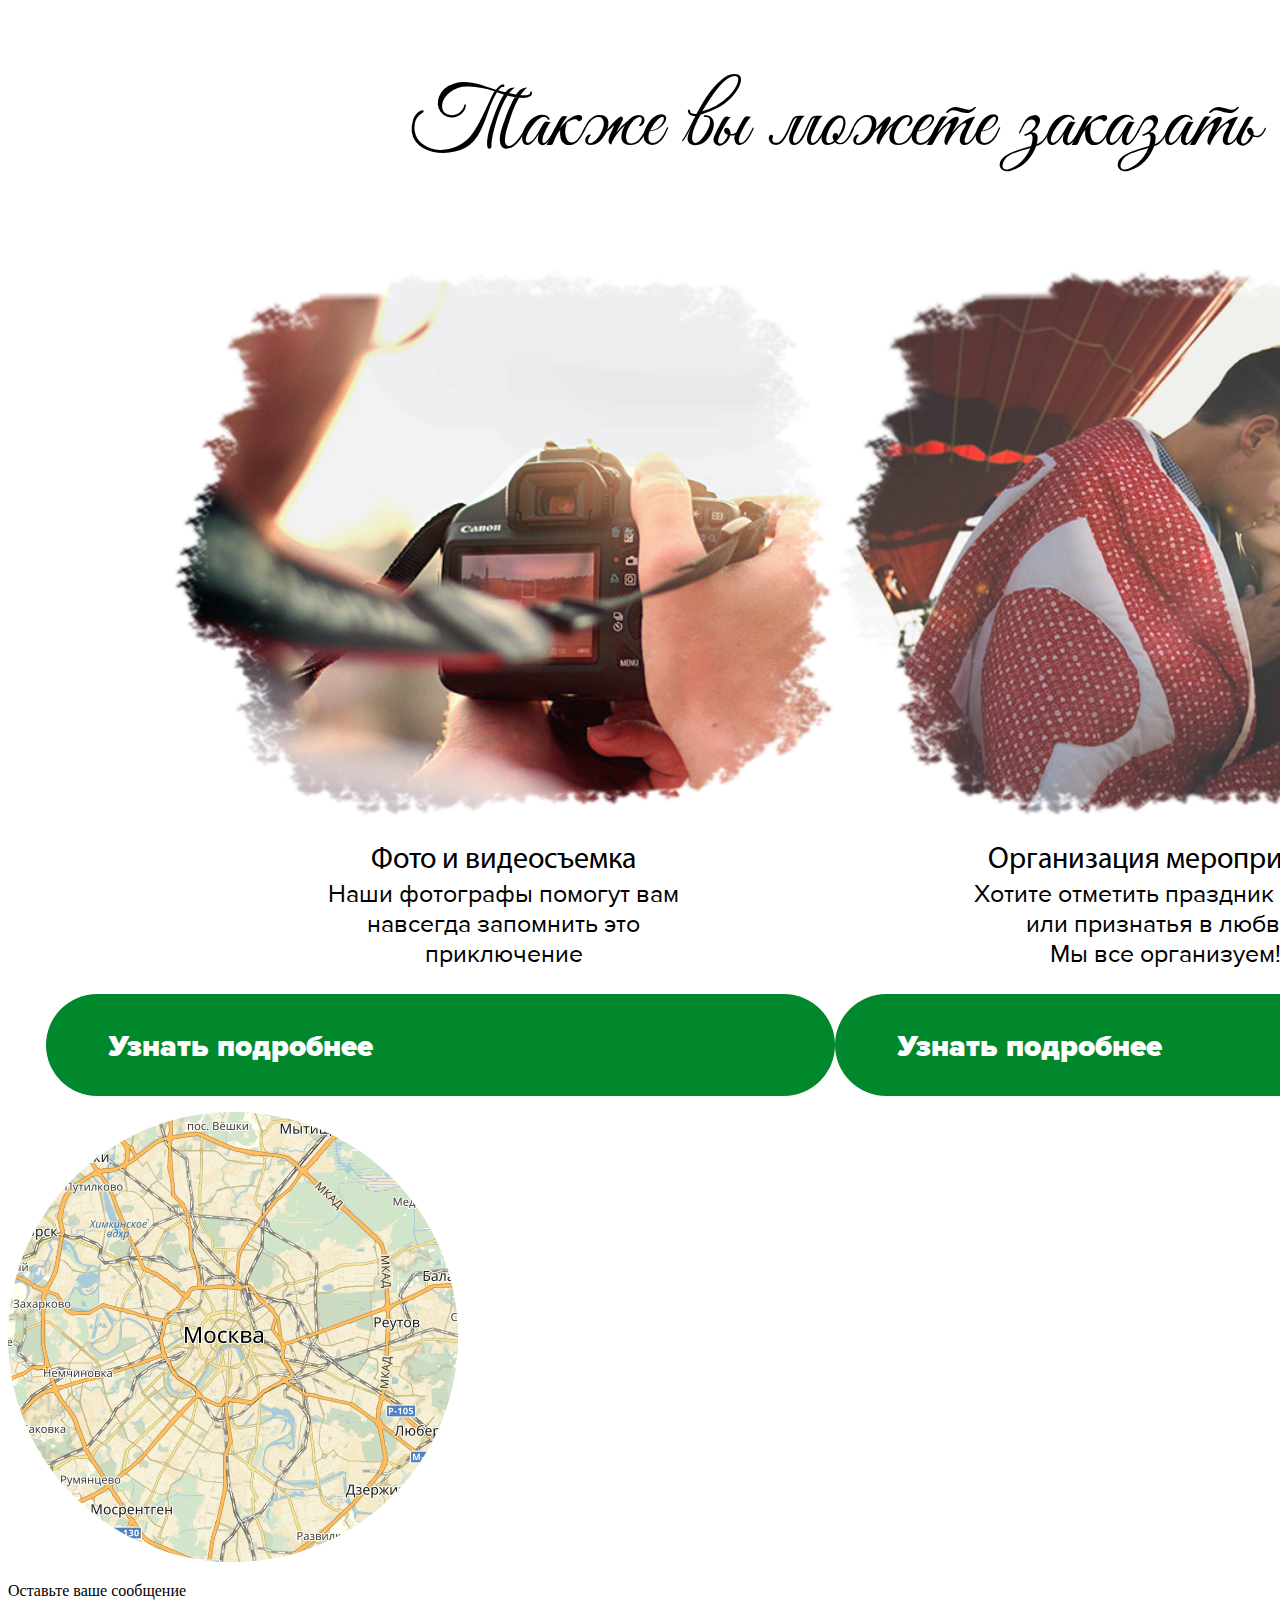
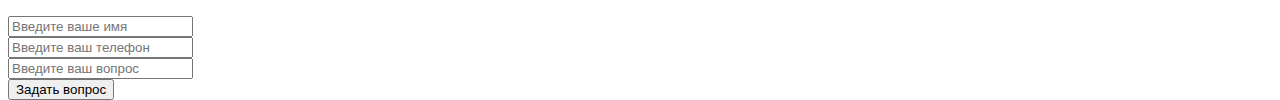
<file: works/work8/index.html>
<!DOCTYPE html>
<html lang="ru">
  <head>
    <meta charset="UTF-8" />
    <meta name="viewport" content="width=device-width, initial-scale=1.0" />
    <title>Полеты на воздушном шаре</title>
    <link rel="stylesheet" href="style.css" />
  </head>
  <body>
    <header class="header">
      <nav class="header__menu">
        <ul>
          <li><a class="header__item1" href="#">Стоимость</a></li>
          <li><a href="#">Расписание</a></li>
          <li><a href="#">Фотоотчеты</a></li>
          <li><a href="#">Ответы на вопросы</a></li>
          <li><a href="#">Контакты</a></li>
          <li>
            <a class="header__item2" href="#"
              >8(800)
              <p>123-32-23</p></a
            >
          </li>
        </ul>
      </nav>
      <p class="header__tittel">Полеты на воздушном шаре</p>
      <p class="header__price">Стоимость от 4 900 руб.</p>
      <a href="#" class="header__button">Перейти дальше</a>
    </header>

    <div class="story">
      <pre class="story__paragraph1">
Неспешный полет над живописнейшими местами
Подмосковья — необычное приключение,
которое порадует ваших близких.
        </pre
      >
      <pre class="story__paragraph2">
Почти каждый о них слышал и очень немногие их
совершали. Но те счастливчики, которые всё же
становятся воздухоплавателями, на всю жизнь
запоминают свой первый полёт на воздушном шаре.
Представьте, поток теплого воздуха неспешно отрывает
корзину от земли и она плавно плывет по небу. Никто
никуда не спешит, наслаждаясь красивыми видами и
приятным полетом!
        </pre
      >
      <pre class="story__paragraph2">
Полет продолжается чуть больше часа и проходит над
живописнейшими Дмитровской и Истринской летными
зонами. После приземления организуется торжественное
принятие участников полета в клуб воздухоплавателей.
Для празднования этого момента открывается бутылка
шампанского Aeronavt.
        </pre
      >
    </div>

    <div class="price">
      <p class="price__tittle">Стоимость полета</p>
      <p class="price__text">
        Выберите оптимальный вариант полета. Групповой - в корзине кроме вас
        будут другие люди, индивидуальный полет - в корзине только вы и пилот,
        особенный полет - индивидуальный полет на шаре в виде сердца или с
        прозрачным дном.
      </p>
      <div class="price__items">
        <div class="price__item">
          <img class="price-item__icon" src="img/price/icon1.png" alt="" />
          <p class="price-item__tittle">Групповой</p>

          <p class="button__tittle">Для одного</p>
          <p class="button__price1">4 900 руб.</p>
          <a href="#" class="button__button">Купить сертификат на одного</a>

          <p class="button__tittle">Для двоих</p>
          <p class="button__price1">8 900 руб.</p>
          <a href="#" class="button__button">Купить сертификат на двоих</a>

          <p class="button__tittle">Для троих</p>
          <p class="button__price1">13 900 руб.</p>
          <a href="#" class="button__button">Купить сертификат на троих</a>

          <p class="button__tittle">Для четверых</p>
          <p class="button__price1">16 900 руб.</p>
          <a href="#" class="button__button">Купить сертификат на четверых</a>
        </div>
        <div class="price__item">
          <img class="price-item__icon" src="img/price/icon2.png" alt="" />
          <p class="price-item__tittle">Индивидуальный</p>

          <p class="button__tittle">Для одного</p>
          <p class="button__price2">7 900 руб.</p>
          <a href="#" class="button__button">Купить сертификат на одного</a>

          <p class="button__tittle">Для двоих</p>
          <p class="button__price2">11 900 руб.</p>
          <a href="#" class="button__button">Купить сертификат на двоих</a>

          <p class="button__tittle">Для троих</p>
          <p class="button__price2">16 900 руб.</p>
          <a href="#" class="button__button">Купить сертификат на троих</a>

          <p class="button__tittle">Для четверых</p>
          <p class="button__price2">19 900 руб.</p>
          <a href="#" class="button__button">Купить сертификат на четверых</a>
        </div>
        <div class="price__item">
          <img class="price-item__icon" src="img/price/icon3.png" alt="" />
          <p class="price-item__tittle">Особенный</p>

          <p class="button__tittle">Для одного</p>
          <p class="button__price3">10 900 руб.</p>
          <a href="#" class="button__button">Купить сертификат на одного</a>

          <p class="button__tittle">Для двоих</p>
          <p class="button__price3">14 900 руб.</p>
          <a href="#" class="button__button">Купить сертификат на двоих</a>

          <p class="button__tittle">Для троих</p>
          <p class="button__price3">19 900 руб.</p>
          <a href="#" class="button__button">Купить сертификат на троих</a>

          <p class="button__tittle">Для четверых</p>
          <p class="button__price3">22 900 руб.</p>
          <a href="#" class="button__button">Купить сертификат на четверых</a>
        </div>
      </div>
      


    <div class="coming">
      <p class="coming__tittle">Что вас ждёт?</p>
      <span class="wrap__box"
        ><div class="box">
          <img
              class="box-item1 box__item"
              src="img/coming/minibus.png"
              alt=""
          />
          <span class="wrap__item2 box__item">
            <pre class="box-item2 box__item">



                                      Для полета необходимо
                                      приехать к месту встречи.
                                      Далее будет осуществлен
                                      трансфер на площадку
                                      старта, где начнется
                                      ваш полет на шаре.
                                      
                                      </pre
              >
          </span>
          <span class="wrap__item3 box__item">
            <pre class="box-item3 box__item">

                        Вы прослушиваете короткий инструктаж
                        после этого начинается подготовка шара.
                        Процесс займет около 20 минут, но скучно
                        не будет. Вы увидите, как устанавливают
                        газовые горелки, как надувают шар и
                        соединяют с корзиной.

          </pre
              >
          </span>
          <img
              class="box-item4 box__item"
              src="img/coming/ballon.png"
              alt=""
            />
          <img
              class="box-item5 box__item"
              src="img/coming/ballons.png"
              alt=""
            />
          <span class="wrap__item6 box__item">
            <pre class="box-item6 box__item">

                              Под действием теплого воздуха
                              шар поднимется в воздух, и вы
                              отправитесь в полет. Летать вы
                              будете 1 час над живописнейшими
                              Дмитровской и Истринской
                              летными зонами. Поднявшись в
                              небо в этой местности,  невозможно
                              не залюбоваться красотами
                              церквей, храмов и других зданий.

          </pre
              >
          </span>
          <span class="wrap__item7 box__item">
            <pre class="box-item7 box__item">

                        После приземления организуется
                        торжественное принятие всех участников
                        полета в клуб воздухоплавателей. Для
                        празднования открывается бутылка
                        шампанского Aeronavt.

          </pre
              >
            </span>
          <img
              class="box-item8 box__item"
              src="img/coming/pair.png"
              alt=""
            /></div
        ></span>
    </div>
    
  <div class="timetable">
    <p class="timetable__tittle">Расписание полетов</p>
    <p class="timetable__text">Здесь вы увидите расписание на текущий месяц, за более подробной <br>
      информацией обращайтесь по телефону - 8(800)123-32-23</p>
    <div class="timetable__box">
      <p class="timetable__march timetable__box-item">Март</p>
      <img src="img/timetable/calendar.png" alt="" class="timetable__calendar timetable__box-item">
      <p class="timetable__info timetable__box-item">Важно знать:</p>
      <pre class="timetable__info-text timetable__box-item">
      Полеты проводят круглый год при хорошей
      погоде. При сильном ветре, дожде и снеге
      полеты приостанавливают.
        
      Весной и летом шары запускают дважды в
      сутки: утром через 2-3 часа после рассвета
      и вечером за 2-3 часа до заката.
       
      Полет продлится около 1 часа. Но в целом
      приключение продлится 4-5 часов, плюс
      дорога к аэродрому и от него.</pre>
      <a href="" class="timetable__button timetable__box-item">Забронировать дату</a>
    </div>
  </div>  

  <div class="safe">
    <pre class="safe__paragraph1">
      Мы предлагаем полеты на воздушных
      шарах марок Cameron, Аэронатц и Ku-
      bichek. Пожалуй, ни одна другая компания
      не предложит чего-то более надежного.
    </pre>
    <pre class="safe__paragraph2">
      Производители используемых нашими
      партнерами аэростатов имеют все
      необходимые сертификаты и разрешения.

      Все летательные аппараты проходят
      ежегодную техническую комиссию. Так мы
      гарантируем своим клиентам безопасность
      и только положительные эмоции от полетов.
    </pre>
  </div>

  <div class="faq">
    <p class="faq__tittle">Часто задаваемые вопросы</p>
    <p class="faq__text">Если у вас возникли другие вопросы, обращайтесь по телефону - 8(800)123-32-23</p>
      <ol class="faq__list">
        
        <li class="faq__list-item"><pre>
          <span class="list-item__quest">Откуда происходит взлет?</span>
          <span class="list-item__answer">
          В день полета пилот определяет направление ветра, исходя из этого
          выбирается площадка для взлета. Она будет находится в пределах 15
          минут езды от места сбора.</span></pre></li>
        <li class="faq__list-item"><pre>
          <span class="list-item__quest">Сколько длится полет?</span>
          <span class="list-item__answer">
          Средняя продолжительность полета составляет от 50 до 75 минут, но
          обычно он проходит чуть больше часа. Вместе с дорогой из дома и домой
          ваше приключение займет 4–6 часов.</span></pre></li>
        <li class="faq__list-item"><pre>
          <span class="list-item__quest">Как высоко поднимается шар?</span>
          <span class="list-item__answer">
          Высота будет меняться на протяжении полета, так пилот регулирует
          скорость и направление движения.  Средняя высота при туристическом
          полете – 500 м - сравнимо со 150-этажным домом.</span></pre></li>
        <li class="faq__list-item"><pre>
          <span class="list-item__quest">Как одеваться?</span>
          <span class="list-item__answer">
          Удобно, по погоде. Обувь на плоской подошве, наличие легких головных
          уборов приветствуется! Желательно надеть удобные брюки, ведь вам
          нужно будет перелезать через борт корзины высотой примерно 1,10 м.</span></pre></li>
        
      </ol>

      <a href="#" class="faq__button">Смотреть другие ответы на вопросы</a>
  </div>

  <div class="services">
    <p class="services-tittle">Также вы можете заказать</p>
    <div class="services__box">
      <img src="img/services/img1.png" alt="" class="services__box-image services__box-item">
      <img src="img/services/img2.png" alt="" class="services__box-image services__box-item">
      <p class="services__box-text services__box-item"><span class="services__box-tittle">Фото и видеосъемка</span><br> Наши фотографы помогут вам<br>
        навсегда запомнить это<br>
        приключение</p>
      <p class="services__box-text services__box-item"><span class="services__box-tittle">Организация мероприятия</span><br> Хотите отметить праздник в небе<br>
        или признатья в любви?<br>
        Мы все организуем!</p>
      <a href="" class="services__box-botton services__box-item">Узнать подробнее</a>
      <a href="" class="services__box-botton services__box-item">Узнать подробнее</a>
    </div>
  </div>

  <div class="contacts">
    <p class="contacts-tittle"></p>
    <div class="contacts__box">
      <img src="img/contacts/map.png" alt="" class="contacts__box-map">
      <div class="contacts__box-info">
        
      </div>
      <form action="" class="contacts__box-form">
        <p class="form-tittle">Оставьте ваше сообщение</p>
        <input type="text" class="form-text" placeholder="Введите ваше имя"><br>
        <input type="text" class="form-text" placeholder="Введите ваш телефон"><br>
        <input type="text" class="form-text" placeholder="Введите ваш вопрос"><br>
        <button class="form-button">Задать вопрос</button>
      </form>
    </div>
  </div>

  </body>
</html>
</file>
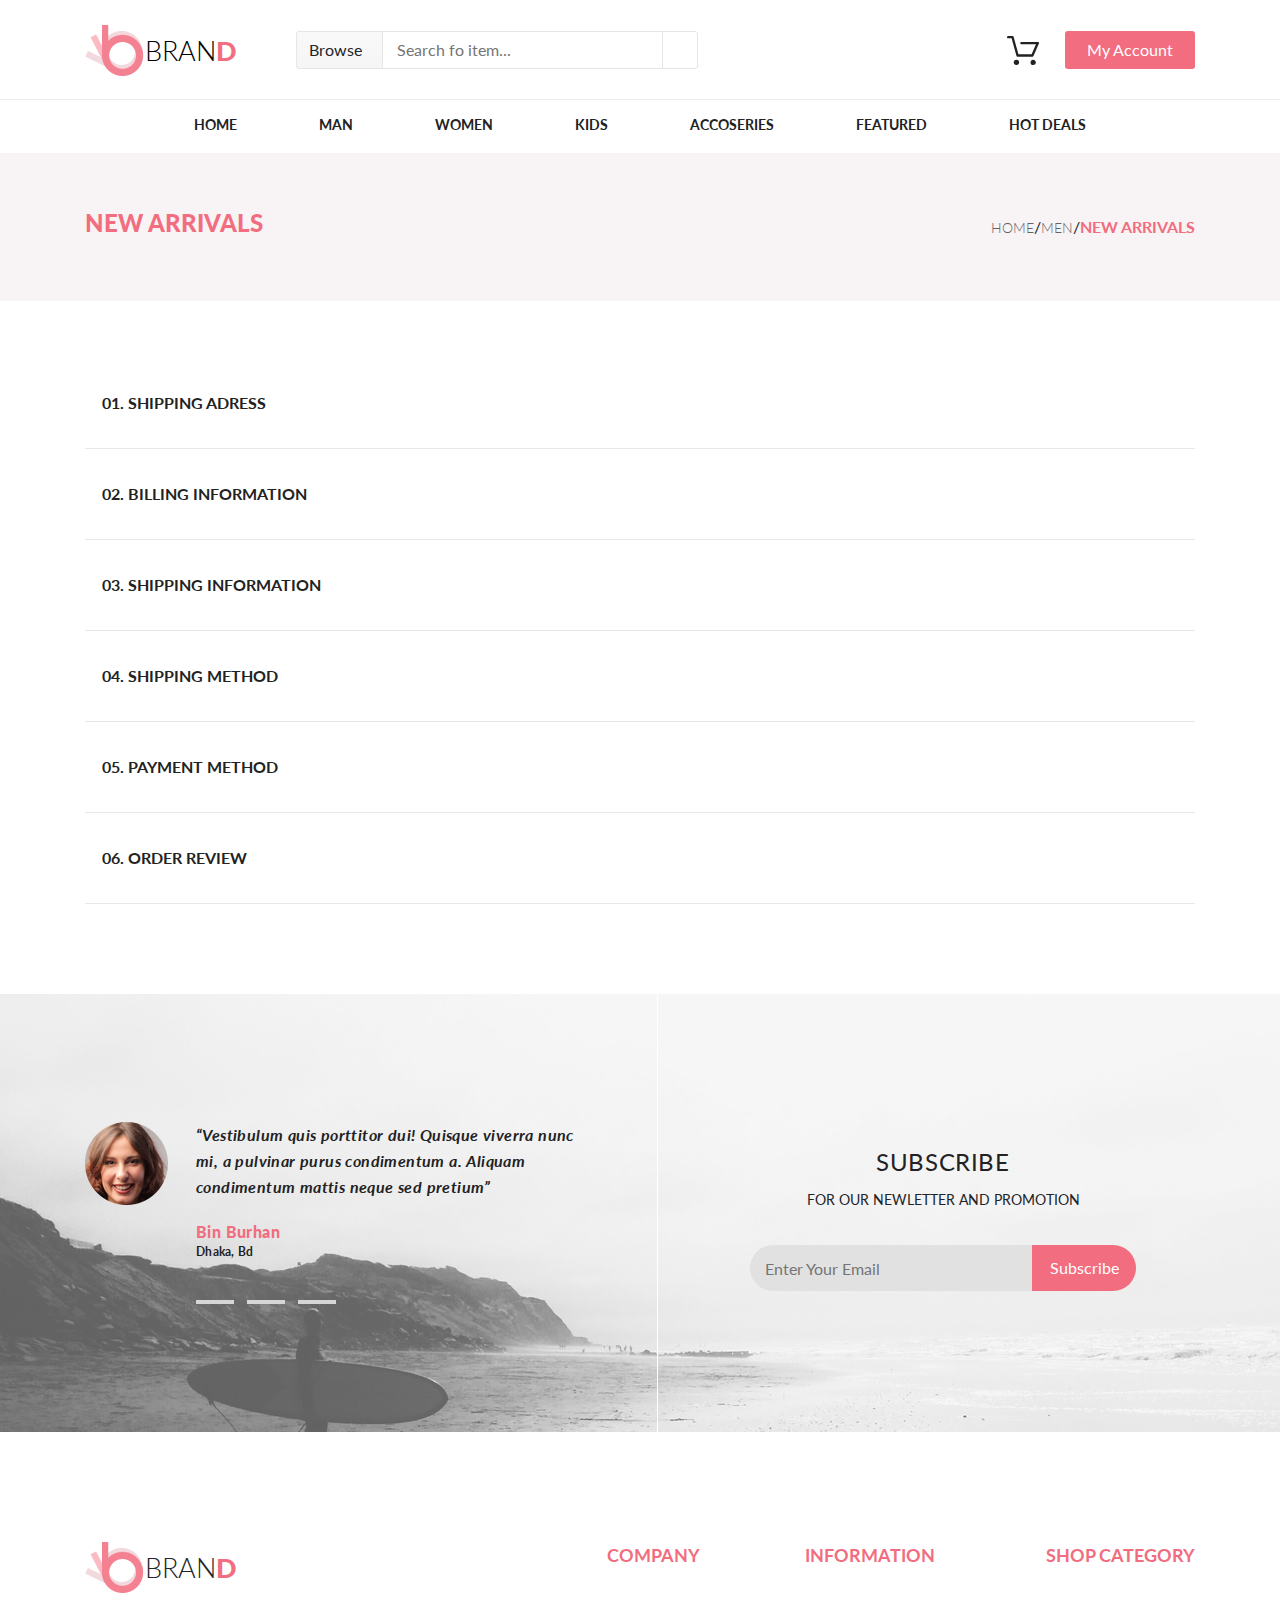
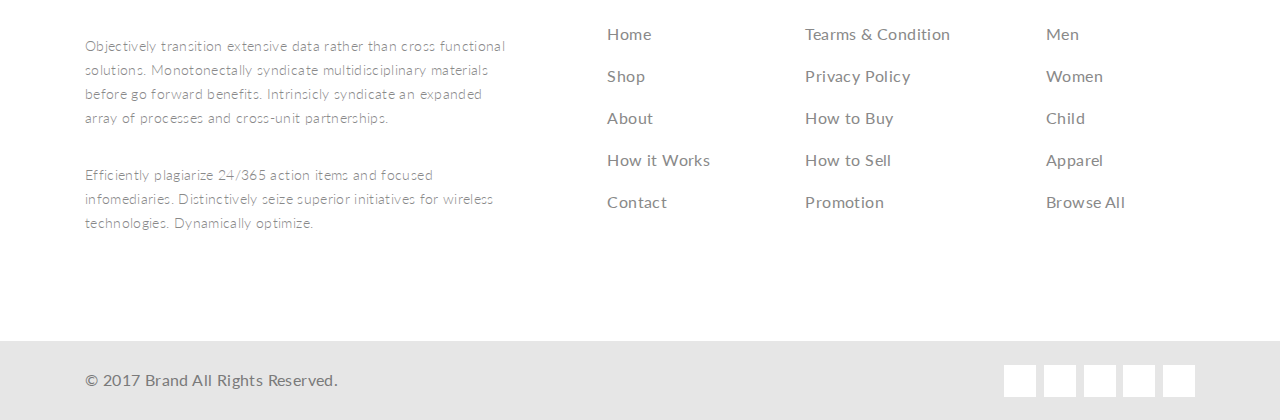
<file: works/work1/checkout.html>
<!DOCTYPE html>
<html lang="en">
  <head>
    <meta charset="UTF-8" />
    <meta name="viewport" content="width=device-width, initial-scale=1" />
    <link
      rel="stylesheet"
      href="https://cdnjs.cloudflare.com/ajax/libs/font-awesome/5.14.0/css/all.min.css"
      integrity="sha512-1PKOgIY59xJ8Co8+NE6FZ+LOAZKjy+KY8iq0G4B3CyeY6wYHN3yt9PW0XpSriVlkMXe40PTKnXrLnZ9+fkDaog=="
      crossorigin="anonymous"
    />
    <link
      rel="stylesheet"
      href="https://stackpath.bootstrapcdn.com/bootstrap/4.5.2/css/bootstrap.min.css"
      integrity="sha384-JcKb8q3iqJ61gNV9KGb8thSsNjpSL0n8PARn9HuZOnIxN0hoP+VmmDGMN5t9UJ0Z"
      crossorigin="anonymous"
    />
    <link rel="stylesheet" href="css/checkout.css" />
    <link rel="stylesheet" href="css/template.css" />
    <title>Document</title>
  </head>
  <body>
    <div class="header">
      <div class="container">
        <div class="header-logo">
          <a href="index.html">BRAN<span>D</span></a>
        </div>
        <form class="header__form">
          <div class="header__form-browse">
            Browse<i class="fas fa-caret-down"></i>
          </div>
          <input type="text" placeholder="Search fo item..." /><button>
            <i class="fas fa-search"></i>
          </button>
        </form>
        <img src="img/cart.svg" alt="" class="header-cart" /><button
          class="header-btn"
        >
          My Account <i class="fas fa-caret-down"></i>
        </button>
      </div>
    </div>
    <nav class="topnav">
      <a href="#">Home</a><a href="#">Man</a><a href="#">Women</a
      ><a href="#">Kids</a><a href="#">Accoseries</a><a href="#">Featured</a
      ><a href="#">Hot Deals</a>
    </nav>
    <div class="arrivals">
      <div class="container">
        <h1>New Arrivals</h1>
        <nav>
          <a href="#">Home</a><span>/</span><a href="#">Men</a><span>/</span
          ><a href="#">New arrivals</a>
        </nav>
      </div>
    </div>

    <div class="checkout">
      <div class="container">
        <details class="checkout__drop">
          <summary>
            <span>01. Shipping Adress</span>
          </summary>
          <div class="checkout__drop-wrap">
            <div class="checkout__drop-leftwrap">
              <form class="checkout__drop-leftwrap-form">
                <h3>Check as a guest or register</h3>
                <div class="checkout__drop-leftwrap-form-grey m1">
                  Register with us for future convenience
                </div>
                <input type="radio" id="radio1" />
                <label for="radio1">checkout as guest</label>
                <input type="radio" id="radio2" />
                <label for="radio2">register</label>
                <div class="checkout__drop-leftwrap-form-black">
                  register and save time!
                </div>
                <div class="checkout__drop-leftwrap-form-grey m2">
                  Register with us for future convenience
                </div>
                <div class="checkout__drop-leftwrap-form-grey m3">
                  <i class="fas fa-angle-double-right"></i> Fast and easy
                  checkout
                </div>
                <div class="checkout__drop-leftwrap-form-grey">
                  <i class="fas fa-angle-double-right"></i> Easy access to your
                  order history and status
                </div>
                <button>Continue</button>
              </form>
            </div>
            <div class="checkout__drop-rightwrap">
              <form class="checkout__drop-rightwrap-form">
                <h3>Already registed?</h3>
                <div class="checkout__drop-rightwrap-form-grey">
                  Please log in below
                </div>
                <label for="mail">EMAIL ADDRESS <span>*</span></label>
                <input type="email" id="mail" required />
                <label for="password">PASSWORD <span>*</span></label>
                <input type="password" id="password" required />
                <div class="checkout__drop-rightwrap-form-red">
                  * Required Fileds
                </div>
                <button>Log in</button>
                <a href="#">Forgot Password ?</a>
              </form>
            </div>
          </div>
        </details>
        <details class="checkout__drop">
          <summary>
            <span>02. BILLING INFORMATION</span>
          </summary>
          <div>
            Lorem ipsum dolor, sit amet consectetur adipisicing elit. Provident
            quas sint cum recusandae? Reprehenderit assumenda officia nostrum
            voluptate debitis earum.
          </div>
        </details>
        <details class="checkout__drop">
          <summary>
            <span>03. SHIPPING INFORMATION</span>
          </summary>
          <div>
            Lorem ipsum dolor, sit amet consectetur adipisicing elit. Provident
            quas sint cum recusandae? Reprehenderit assumenda officia nostrum
            voluptate debitis earum.
          </div>
        </details>
        <details class="checkout__drop">
          <summary>
            <span>04. SHIPPING METHOD</span>
          </summary>
          <div>
            Lorem ipsum dolor, sit amet consectetur adipisicing elit. Provident
            quas sint cum recusandae? Reprehenderit assumenda officia nostrum
            voluptate debitis earum.
          </div>
        </details>
        <details class="checkout__drop">
          <summary>
            <span>05. PAYMENT METHOD</span>
          </summary>
          <div>
            Lorem ipsum dolor, sit amet consectetur adipisicing elit. Provident
            quas sint cum recusandae? Reprehenderit assumenda officia nostrum
            voluptate debitis earum.
          </div>
        </details>
        <details class="checkout__drop">
          <summary>
            <span>06. ORDER REVIEW</span>
          </summary>
          <div>
            Lorem ipsum dolor, sit amet consectetur adipisicing elit. Provident
            quas sint cum recusandae? Reprehenderit assumenda officia nostrum
            voluptate debitis earum.
          </div>
        </details>
      </div>
    </div>

    <div class="subscribe">
      <div class="container">
        <div class="subscribe__left">
          <div class="subscribe__left-img">
            <img src="img/face.png" alt="" />
          </div>
          <div class="subscribe__left-wraptext">
            <blockquote class="subscribe__left-text">
              “Vestibulum quis porttitor dui! Quisque viverra nunc mi, a
              pulvinar purus condimentum a. Aliquam condimentum mattis neque sed
              pretium”
            </blockquote>
            <div class="subscribe__left-name">Bin Burhan</div>
            <div class="subscribe__left-from">Dhaka, Bd</div>
            <div class="subscribe__left-switch">
              <div></div>
              <div></div>
              <div></div>
            </div>
          </div>
        </div>
        <div class="subscribe__midle"></div>
        <div class="subscribe__right">
          <form class="subscribe__right-form">
            <div class="subscribe__right-title">Subscribe</div>
            <div class="subscribe__right-text">
              FOR OUR NEWLETTER AND PROMOTION
            </div>
            <input type="text" placeholder="Enter Your Email" />
            <button>Subscribe</button>
          </form>
        </div>
      </div>
    </div>

    <footer class="footer">
      <div class="container">
        <div class="footer__brand">
          <div class="header-logo">BRAN<span>D</span></div>
          <p class="footer__brand-text1">
            Objectively transition extensive data rather than cross functional
            solutions. Monotonectally syndicate multidisciplinary materials
            before go forward benefits. Intrinsicly syndicate an expanded array
            of processes and cross-unit partnerships.
          </p>
          <p class="footer__brand-text2">
            Efficiently plagiarize 24/365 action items and focused
            infomediaries. Distinctively seize superior initiatives for wireless
            technologies. Dynamically optimize.
          </p>
        </div>
        <section class="footer__column">
          <h2 class="footer__column-title">COMPANY</h2>
          <nav>
            <a href="#" class="footer__column-href">Home</a>
            <a href="#" class="footer__column-href">Shop</a>
            <a href="#" class="footer__column-href">About</a>
            <a href="#" class="footer__column-href">How it Works</a>
            <a href="#" class="footer__column-href">Contact</a>
          </nav>
        </section>
        <section class="footer__column">
          <h2 class="footer__column-title">INFORMATION</h2>
          <nav>
            <a href="#" class="footer__column-href">Tearms & Condition</a>
            <a href="#" class="footer__column-href">Privacy Policy</a>
            <a href="#" class="footer__column-href">How to Buy</a>
            <a href="#" class="footer__column-href">How to Sell</a>
            <a href="#" class="footer__column-href">Promotion</a>
          </nav>
        </section>
        <section class="footer__column">
          <h2 class="footer__column-title">SHOP CATEGORY</h2>
          <nav>
            <a href="#" class="footer__column-href">Men</a>
            <a href="#" class="footer__column-href">Women</a>
            <a href="#" class="footer__column-href">Child</a>
            <a href="#" class="footer__column-href">Apparel</a>
            <a href="#" class="footer__column-href">Browse All</a>
          </nav>
        </section>
      </div>
    </footer>

    <div class="copyrights">
      <div class="container">
        <div class="copyrights__left">
          &copy; 2017 Brand All Rights Reserved.
        </div>
        <nav class="copyrights__right">
          <a href="#"><i class="fab fa-facebook-f"></i></a>
          <a href="#"><i class="fab fa-twitter"></i></a>
          <a href="#"><i class="fab fa-linkedin-in"></i></a>
          <a href="#"><i class="fab fa-pinterest-p"></i></a>
          <a href="#"><i class="fab fa-google-plus-g"></i></a>
        </nav>
      </div>
    </div>
    <script
      src="https://code.jquery.com/jquery-3.5.1.slim.min.js"
      integrity="sha384-DfXdz2htPH0lsSSs5nCTpuj/zy4C+OGpamoFVy38MVBnE+IbbVYUew+OrCXaRkfj"
      crossorigin="anonymous"
    ></script>
    <script
      src="https://cdn.jsdelivr.net/npm/popper.js@1.16.1/dist/umd/popper.min.js"
      integrity="sha384-9/reFTGAW83EW2RDu2S0VKaIzap3H66lZH81PoYlFhbGU+6BZp6G7niu735Sk7lN"
      crossorigin="anonymous"
    ></script>
    <script
      src="https://stackpath.bootstrapcdn.com/bootstrap/4.5.2/js/bootstrap.min.js"
      integrity="sha384-B4gt1jrGC7Jh4AgTPSdUtOBvfO8shuf57BaghqFfPlYxofvL8/KUEfYiJOMMV+rV"
      crossorigin="anonymous"
    ></script>
  </body>
</html>
</file>
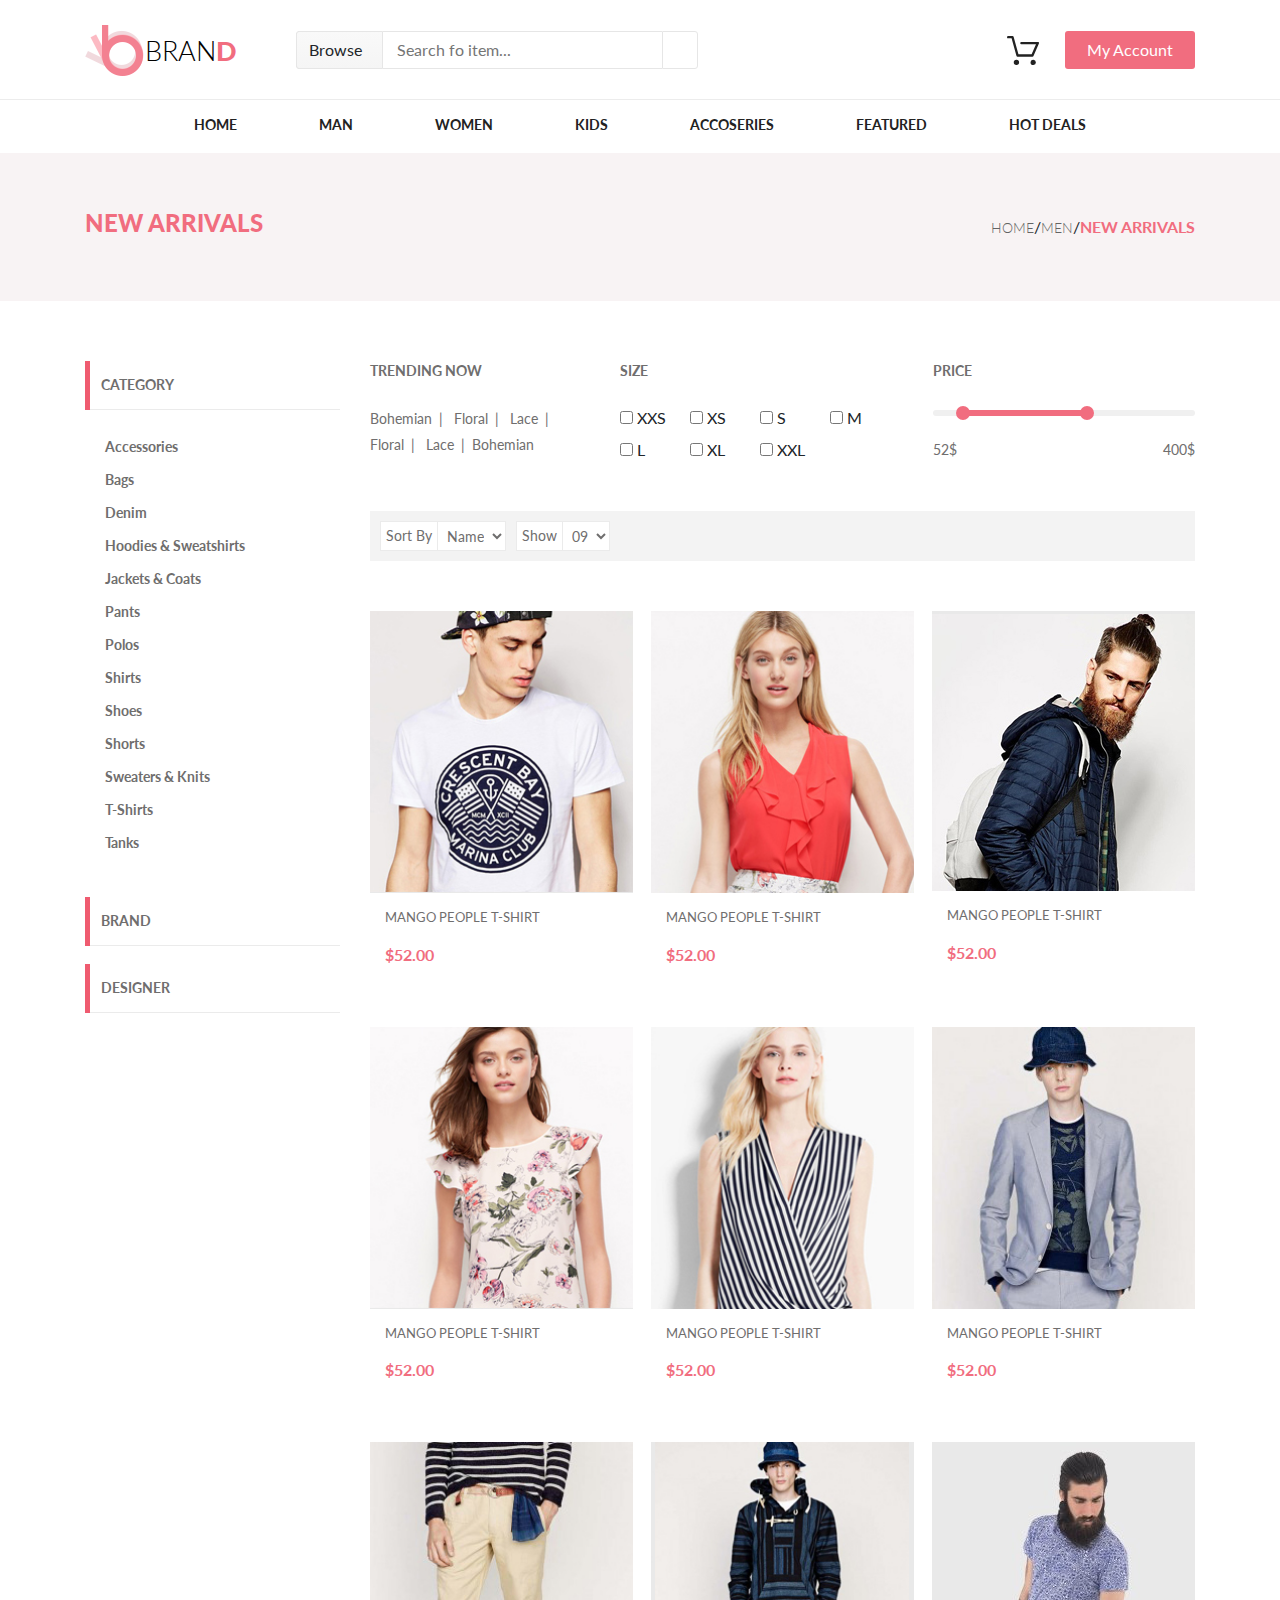
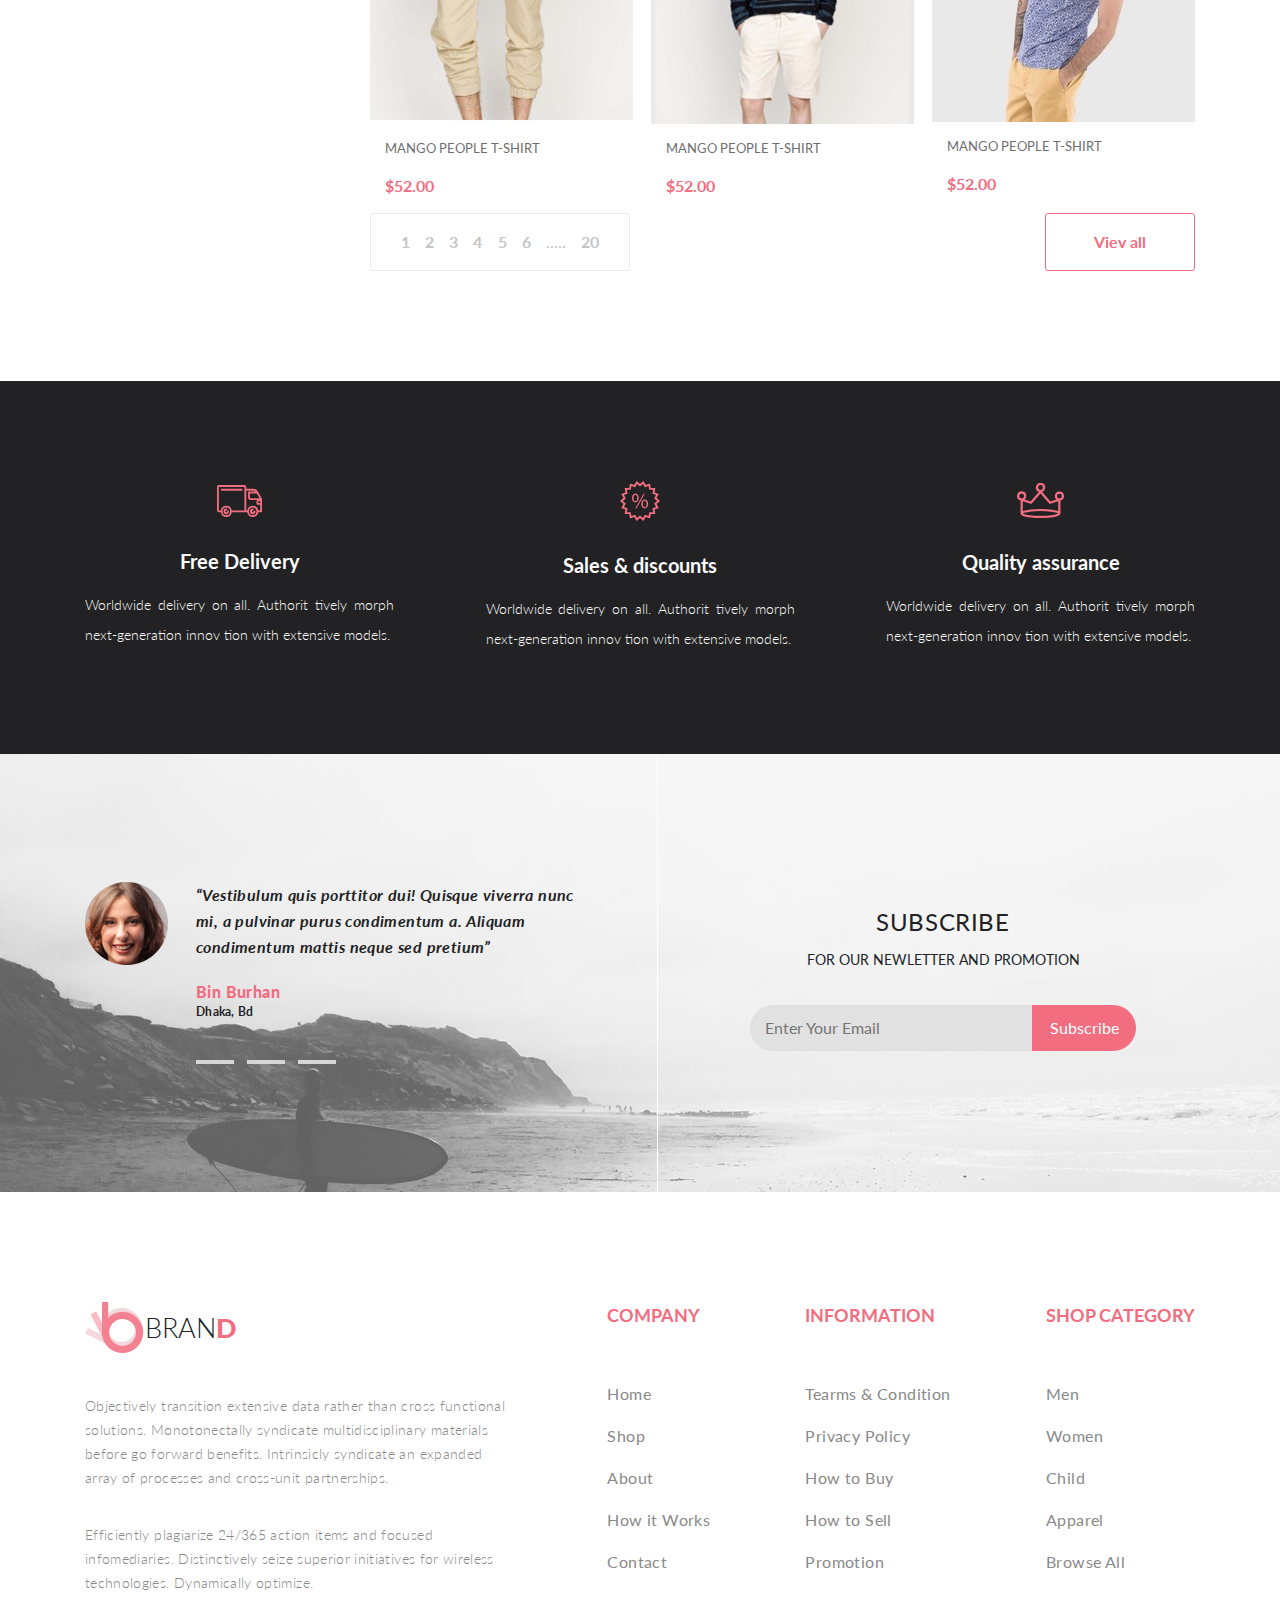
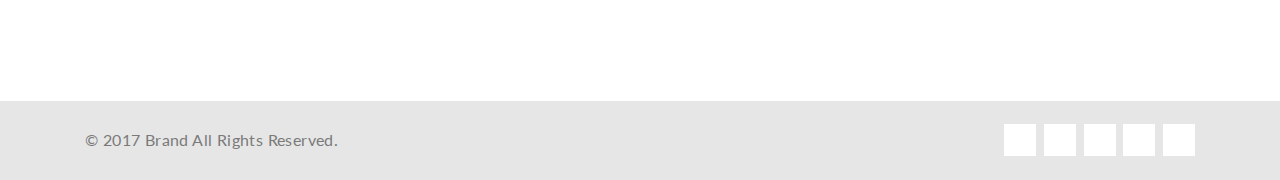
<file: works/work1/product.html>
<!DOCTYPE html>
<html lang="en">
  <head>
    <meta charset="UTF-8" />
    <meta name="viewport" content="width=device-width, initial-scale=1" />
    <link
      rel="stylesheet"
      href="https://cdnjs.cloudflare.com/ajax/libs/font-awesome/5.14.0/css/all.min.css"
      integrity="sha512-1PKOgIY59xJ8Co8+NE6FZ+LOAZKjy+KY8iq0G4B3CyeY6wYHN3yt9PW0XpSriVlkMXe40PTKnXrLnZ9+fkDaog=="
      crossorigin="anonymous"
    />
    <link
      rel="stylesheet"
      href="https://stackpath.bootstrapcdn.com/bootstrap/4.5.2/css/bootstrap.min.css"
      integrity="sha384-JcKb8q3iqJ61gNV9KGb8thSsNjpSL0n8PARn9HuZOnIxN0hoP+VmmDGMN5t9UJ0Z"
      crossorigin="anonymous"
    />
    <link rel="stylesheet" href="css/product.css" />
    <link rel="stylesheet" href="css/template.css" />
    <title>Document</title>
  </head>
  <body>
    <div class="header">
      <div class="container">
        <div class="header-logo">
          <a href="index.html">BRAN<span>D</span></a>
        </div>
        <form class="header__form">
          <div class="header__form-browse">
            Browse<i class="fas fa-caret-down"></i>
          </div>
          <input type="text" placeholder="Search fo item..." /><button>
            <i class="fas fa-search"></i>
          </button>
        </form>
        <img src="img/cart.svg" alt="" class="header-cart" /><button
          class="header-btn"
        >
          My Account <i class="fas fa-caret-down"></i>
        </button>
      </div>
    </div>
    <nav class="topnav">
      <a href="#">Home</a><a href="#">Man</a><a href="#">Women</a
      ><a href="#">Kids</a><a href="#">Accoseries</a><a href="#">Featured</a
      ><a href="#">Hot Deals</a>
    </nav>
    <div class="arrivals">
      <div class="container">
        <h1>New Arrivals</h1>
        <nav>
          <a href="#">Home</a><span>/</span><a href="#">Men</a><span>/</span
          ><a href="#">New arrivals</a>
        </nav>
      </div>
    </div>
    <div class="container lnav-wrap">
      <div class="row">
        <div class="col-md-3">
          <div class="accordion" id="accordionExample">
            <div class="card lnav">
              <div
                class="lnav-head"
                id="headingOne"
                data-target="#collapseOne"
                data-toggle="collapse"
              >
                CATEGORY<i class="fas fa-caret-down"></i>
              </div>
              <div
                id="collapseOne"
                class="collapse show"
                aria-labelledby="headingOne"
                data-parent="#accordionExample"
              >
                <nav class="card-body">
                  <a href="#">Accessories</a><a href="#">Bags</a
                  ><a href="#">Denim</a><a href="#">Hoodies & Sweatshirts</a
                  ><a href="#">Jackets & Coats</a><a href="#">Pants</a
                  ><a href="#">Polos</a><a href="#">Shirts</a
                  ><a href="#">Shoes</a><a href="#">Shorts</a
                  ><a href="#">Sweaters & Knits</a><a href="#">T-Shirts</a
                  ><a href="#">Tanks</a>
                </nav>
              </div>
            </div>
            <div class="card lnav">
              <div
                class="lnav-head"
                id="headingTwo"
                data-target="#collapseTwo"
                data-toggle="collapse"
              >
                BRAND<i class="fas fa-caret-down"></i>
              </div>
              <div
                id="collapseTwo"
                class="collapse"
                aria-labelledby="headingTwo"
                data-parent="#accordionExample"
              >
                <nav class="card-body">
                  <a href="#">Accessories</a><a href="#">Bags</a
                  ><a href="#">Denim</a><a href="#">Hoodies & Sweatshirts</a
                  ><a href="#">Jackets & Coats</a><a href="#">Pants</a
                  ><a href="#">Polos</a><a href="#">Shirts</a
                  ><a href="#">Shoes</a><a href="#">Shorts</a
                  ><a href="#">Sweaters & Knits</a><a href="#">T-Shirts</a
                  ><a href="#">Tanks</a>
                </nav>
              </div>
            </div>
            <div class="card lnav">
              <div
                class="ard-header lnav-head"
                id="headingThree"
                data-target="#collapseThree"
                data-toggle="collapse"
              >
                DESIGNER<i class="fas fa-caret-down"></i>
              </div>
              <div
                id="collapseThree"
                class="collapse"
                aria-labelledby="headingThree"
                data-parent="#accordionExample"
              >
                <nav class="card-body">
                  <a href="#">Accessories</a><a href="#">Bags</a
                  ><a href="#">Denim</a><a href="#">Hoodies & Sweatshirts</a
                  ><a href="#">Jackets & Coats</a><a href="#">Pants</a
                  ><a href="#">Polos</a><a href="#">Shirts</a
                  ><a href="#">Shoes</a><a href="#">Shorts</a
                  ><a href="#">Sweaters & Knits</a><a href="#">T-Shirts</a
                  ><a href="#">Tanks</a>
                </nav>
              </div>
            </div>
          </div>
        </div>
        <div class="col-md-9">
          <div class="option">
            <div class="option__trend">
              <div class="option-title">Trending now</div>
              <nav class="option__trend-links">
                <a href="#">Bohemian</a>
                <a href="#">Floral</a>
                <a href="#">Lace</a>
                <a href="#">Floral</a>
                <a href="#">Lace</a><a href="#">Bohemian</a>
              </nav>
            </div>
            <div class="option__size">
              <div class="option-title">Size</div>
              <div class="option__size-inputs">
                <div>
                  <input id="XXS" type="checkbox" />
                  <label for="XXS">XXS</label>
                </div>
                <div>
                  <input id="XS" type="checkbox" />
                  <label for="XS">XS</label>
                </div>
                <div>
                  <input id="S" type="checkbox" />
                  <label for="S">S</label>
                </div>
                <div>
                  <input id="M" type="checkbox" />
                  <label for="M">M</label>
                </div>
                <div>
                  <input id="L" type="checkbox" />
                  <label for="L">L</label>
                </div>
                <div>
                  <input id="XL" type="checkbox" />
                  <label for="XL">XL</label>
                </div>
                <div>
                  <input id="XXL" type="checkbox" />
                  <label for="XXL">XXL</label>
                </div>
              </div>
            </div>
            <div class="option__price">
              <div class="option-title">price</div>
              <div class="option__price-range"></div>
              <div class="option__price-values">
                <span>52$</span>
                <span>400$</span>
              </div>
            </div>
          </div>
          <div class="sorting">
            <div class="sorting-item">
              <div>Sort By</div>
              <select>
                <option value="">Name</option>
              </select>
            </div>
            <div class="sorting-item">
              <div>Show</div>
              <select>
                <option value="">09</option>
              </select>
            </div>
          </div>
          <div class="product">
            <div class="product__box">
              <img src="img/product1.jpg" alt="" />
              <div class="product__box-title">Mango People T-shirt</div>
              <div class="product__box-price">$52.00</div>
            </div>
            <div class="product__box">
              <img src="img/product2.jpg" alt="" />
              <div class="product__box-title">Mango People T-shirt</div>
              <div class="product__box-price">$52.00</div>
            </div>
            <div class="product__box">
              <img src="img/product3.jpg" alt="" />
              <div class="product__box-title">Mango People T-shirt</div>
              <div class="product__box-price">$52.00</div>
            </div>
            <div class="product__box">
              <img src="img/product4.jpg" alt="" />
              <div class="product__box-title">Mango People T-shirt</div>
              <div class="product__box-price">$52.00</div>
            </div>
            <div class="product__box">
              <img src="img/product5.jpg" alt="" />
              <div class="product__box-title">Mango People T-shirt</div>
              <div class="product__box-price">$52.00</div>
            </div>
            <div class="product__box">
              <img src="img/product6.jpg" alt="" />
              <div class="product__box-title">Mango People T-shirt</div>
              <div class="product__box-price">$52.00</div>
            </div>
            <div class="product__box">
              <img src="img/product7.jpg" alt="" />
              <div class="product__box-title">Mango People T-shirt</div>
              <div class="product__box-price">$52.00</div>
            </div>
            <div class="product__box">
              <img src="img/product8.jpg" alt="" />
              <div class="product__box-title">Mango People T-shirt</div>
              <div class="product__box-price">$52.00</div>
            </div>
            <div class="product__box">
              <img src="img/product9.jpg" alt="" />
              <div class="product__box-title">Mango People T-shirt</div>
              <div class="product__box-price">$52.00</div>
            </div>
          </div>
          <div class="pagination">
            <div class="pagination-pages">
              <i class="fas fa-chevron-left"></i>
              <a href="#">1</a>
              <a href="#">2</a>
              <a href="#">3</a>
              <a href="#">4</a>
              <a href="#">5</a>
              <a href="#">6</a>
              .....
              <a href="#">20</a>
              <i class="fas fa-chevron-right"></i>
            </div>
            <button>Viev all</button>
          </div>
        </div>
      </div>
    </div>
    <div class="profit">
      <div class="container">
        <div class="profit__item">
          <img src="img/car.svg" alt="" />
          <h3>Free Delivery</h3>
          <div class="profit__item-text">
            Worldwide delivery on all. Authorit tively morph next-generation
            innov tion with extensive models.
          </div>
        </div>
        <div class="profit__item">
          <img src="img/discount.svg" alt="" />
          <h3>Sales & discounts</h3>
          <div class="profit__item-text">
            Worldwide delivery on all. Authorit tively morph next-generation
            innov tion with extensive models.
          </div>
        </div>
        <div class="profit__item">
          <img src="img/crown.svg" alt="" />
          <h3>Quality assurance</h3>
          <div class="profit__item-text">
            Worldwide delivery on all. Authorit tively morph next-generation
            innov tion with extensive models.
          </div>
        </div>
      </div>
    </div>

    <div class="subscribe">
      <div class="container">
        <div class="subscribe__left">
          <div class="subscribe__left-img">
            <img src="img/face.png" alt="" />
          </div>
          <div class="subscribe__left-wraptext">
            <blockquote class="subscribe__left-text">
              “Vestibulum quis porttitor dui! Quisque viverra nunc mi, a
              pulvinar purus condimentum a. Aliquam condimentum mattis neque sed
              pretium”
            </blockquote>
            <div class="subscribe__left-name">Bin Burhan</div>
            <div class="subscribe__left-from">Dhaka, Bd</div>
            <div class="subscribe__left-switch">
              <div></div>
              <div></div>
              <div></div>
            </div>
          </div>
        </div>
        <div class="subscribe__midle"></div>
        <div class="subscribe__right">
          <form class="subscribe__right-form">
            <div class="subscribe__right-title">Subscribe</div>
            <div class="subscribe__right-text">
              FOR OUR NEWLETTER AND PROMOTION
            </div>
            <input type="text" placeholder="Enter Your Email" />
            <button>Subscribe</button>
          </form>
        </div>
      </div>
    </div>

    <footer class="footer">
      <div class="container">
        <div class="footer__brand">
          <div class="header-logo">BRAN<span>D</span></div>
          <p class="footer__brand-text1">
            Objectively transition extensive data rather than cross functional
            solutions. Monotonectally syndicate multidisciplinary materials
            before go forward benefits. Intrinsicly syndicate an expanded array
            of processes and cross-unit partnerships.
          </p>
          <p class="footer__brand-text2">
            Efficiently plagiarize 24/365 action items and focused
            infomediaries. Distinctively seize superior initiatives for wireless
            technologies. Dynamically optimize.
          </p>
        </div>
        <section class="footer__column">
          <h2 class="footer__column-title">COMPANY</h2>
          <nav>
            <a href="#" class="footer__column-href">Home</a>
            <a href="#" class="footer__column-href">Shop</a>
            <a href="#" class="footer__column-href">About</a>
            <a href="#" class="footer__column-href">How it Works</a>
            <a href="#" class="footer__column-href">Contact</a>
          </nav>
        </section>
        <section class="footer__column">
          <h2 class="footer__column-title">INFORMATION</h2>
          <nav>
            <a href="#" class="footer__column-href">Tearms & Condition</a>
            <a href="#" class="footer__column-href">Privacy Policy</a>
            <a href="#" class="footer__column-href">How to Buy</a>
            <a href="#" class="footer__column-href">How to Sell</a>
            <a href="#" class="footer__column-href">Promotion</a>
          </nav>
        </section>
        <section class="footer__column">
          <h2 class="footer__column-title">SHOP CATEGORY</h2>
          <nav>
            <a href="#" class="footer__column-href">Men</a>
            <a href="#" class="footer__column-href">Women</a>
            <a href="#" class="footer__column-href">Child</a>
            <a href="#" class="footer__column-href">Apparel</a>
            <a href="#" class="footer__column-href">Browse All</a>
          </nav>
        </section>
      </div>
    </footer>

    <div class="copyrights">
      <div class="container">
        <div class="copyrights__left">
          &copy; 2017 Brand All Rights Reserved.
        </div>
        <nav class="copyrights__right">
          <a href="#"><i class="fab fa-facebook-f"></i></a>
          <a href="#"><i class="fab fa-twitter"></i></a>
          <a href="#"><i class="fab fa-linkedin-in"></i></a>
          <a href="#"><i class="fab fa-pinterest-p"></i></a>
          <a href="#"><i class="fab fa-google-plus-g"></i></a>
        </nav>
      </div>
    </div>
    <script
      src="https://code.jquery.com/jquery-3.5.1.slim.min.js"
      integrity="sha384-DfXdz2htPH0lsSSs5nCTpuj/zy4C+OGpamoFVy38MVBnE+IbbVYUew+OrCXaRkfj"
      crossorigin="anonymous"
    ></script>
    <script
      src="https://cdn.jsdelivr.net/npm/popper.js@1.16.1/dist/umd/popper.min.js"
      integrity="sha384-9/reFTGAW83EW2RDu2S0VKaIzap3H66lZH81PoYlFhbGU+6BZp6G7niu735Sk7lN"
      crossorigin="anonymous"
    ></script>
    <script
      src="https://stackpath.bootstrapcdn.com/bootstrap/4.5.2/js/bootstrap.min.js"
      integrity="sha384-B4gt1jrGC7Jh4AgTPSdUtOBvfO8shuf57BaghqFfPlYxofvL8/KUEfYiJOMMV+rV"
      crossorigin="anonymous"
    ></script>
  </body>
</html>
</file>
<file: works/work2/css/style.css>
@import url("https://fonts.googleapis.com/css2?family=Sunflower:wght@500;700&display=swap");
* {
  padding: 0;
  margin: 0;
  -webkit-box-sizing: border-box;
          box-sizing: border-box; }

body {
  font-family: 'Roboto', sans-serif;
  font-weight: 400; }

.header {
  max-width: 1300px;
  margin: 0 auto;
  display: -webkit-box;
  display: -ms-flexbox;
  display: flex;
  -ms-flex-wrap: wrap;
      flex-wrap: wrap;
  -webkit-box-pack: justify;
      -ms-flex-pack: justify;
          justify-content: space-between;
  margin-top: 45px; }
  @media (max-width: 1024px) {
    .header {
      padding: 0 30px; } }
  @media (max-width: 425px) {
    .header {
      -webkit-box-pack: center;
          -ms-flex-pack: center;
              justify-content: center; } }
  @media (max-width: 425px) {
    .header__nav {
      margin-top: 30px; } }
  .header__nav a {
    font-family: "Sunflower", sans-serif;
    font-weight: 700;
    font-size: 16px;
    text-decoration: none;
    color: #305F6D; }
    .header__nav a:not(:last-child) {
      margin-right: 70px; }
      @media (max-width: 768px) {
        .header__nav a:not(:last-child) {
          margin-right: 30px; } }
      @media (max-width: 320px) {
        .header__nav a:not(:last-child) {
          margin-right: 15px; } }
    .header__nav a:hover {
      color: #46B4D4; }

.block {
  margin-top: 25px;
  background: url(../img/map.png) no-repeat;
  background-size: cover; }
  @media (max-width: 425px) {
    .block {
      padding-bottom: 30px; } }
  .block-title {
    margin-top: 125px;
    font-family: "Sunflower", sans-serif;
    font-weight: 700;
    color: #305F6D;
    font-size: 42px; }
    @media (max-width: 425px) {
      .block-title {
        margin-top: 30px; } }
  .block-text {
    margin-top: 15px;
    font-size: 16px;
    color: #8CA0A6;
    width: 372px; }
    @media (max-width: 425px) {
      .block-text {
        width: 300px; } }
  .block-link {
    font-size: 16px; }
  .block-wrap {
    position: relative;
    padding-top: 56.25%; }
    .block-wrap img {
      position: absolute;
      left: 0;
      top: 0;
      width: 100%;
      height: auto; }
    @media (max-width: 550px) {
      .block-wrap {
        display: none; } }

.midle {
  background-image: -webkit-gradient(linear, left top, left bottom, from(#f6fbfd), to(white));
  background-image: linear-gradient(#f6fbfd, white); }

.features {
  padding-top: 60px; }
  .features-title {
    font-size: 28px;
    color: #8CA0A6;
    text-align: center; }
  .features__box {
    display: -webkit-box;
    display: -ms-flexbox;
    display: flex;
    -ms-flex-wrap: wrap;
        flex-wrap: wrap;
    -ms-flex-pack: distribute;
        justify-content: space-around;
    margin-top: 30px; }
    .features__box-item {
      display: -webkit-box;
      display: -ms-flexbox;
      display: flex;
      -webkit-box-orient: vertical;
      -webkit-box-direction: normal;
          -ms-flex-direction: column;
              flex-direction: column; }
      .features__box-item p {
        width: 180px;
        text-align: center;
        margin-top: 26px;
        font-family: "Sunflower", sans-serif;
        font-weight: 500;
        color: #305F6D;
        font-size: 18px;
        line-height: 22.5px; }

.poll {
  background-color: #fff;
  margin-top: 60px;
  -webkit-box-shadow: 0px 27px 80px rgba(25, 141, 203, 0.07), 0px 6.0308px 17.869px rgba(25, 141, 203, 0.0417275), 0px 1.79553px 5.32008px rgba(25, 141, 203, 0.0282725);
          box-shadow: 0px 27px 80px rgba(25, 141, 203, 0.07), 0px 6.0308px 17.869px rgba(25, 141, 203, 0.0417275), 0px 1.79553px 5.32008px rgba(25, 141, 203, 0.0282725);
  border-radius: 15px;
  padding: 50px 65px;
  display: -webkit-box;
  display: -ms-flexbox;
  display: flex; }
  @media (max-width: 768px) {
    .poll-img {
      display: none; } }
  .poll__form-title {
    font-family: "Sunflower", sans-serif;
    color: #305F6D;
    font-size: 28px;
    line-height: 35px;
    font-weight: 700;
    margin-bottom: 20px; }
  .poll__form li {
    font-size: 18px;
    line-height: 25px;
    color: #305F6D;
    margin-bottom: 15px;
    margin-top: 15px; }
  .poll__form-btn {
    display: inline-block;
    margin-right: 10px; }
    .poll__form-btn input {
      display: none; }
      .poll__form-btn input:checked + label {
        background: #22CBFF;
        color: #fff;
        border: 1px solid #22CBFF; }
  .poll__form label {
    display: inline-block;
    cursor: pointer;
    padding: 0px 20px;
    line-height: 34px;
    border: 1px solid #8CA0A6;
    border-radius: 8px;
    -webkit-user-select: none;
       -moz-user-select: none;
        -ms-user-select: none;
            user-select: none;
    color: #8CA0A6; }
    .poll__form label:hover {
      color: #46B4D4; }

.partners {
  margin-top: 110px; }
  @media (max-width: 425px) {
    .partners {
      margin-top: 60px; } }
  .partners-title {
    text-align: center;
    font-size: 28px;
    font-weight: 400;
    font-family: "Sunflower", sans-serif;
    font-weight: 700;
    color: #305F6D; }
  .partners__corousel {
    margin-top: 65px;
    margin-bottom: 70px; }
    @media (max-width: 425px) {
      .partners__corousel {
        margin-top: 30px;
        margin-bottom: 40px; } }
    .partners__corousel-slide img {
      width: 200px;
      height: 65px; }
      @media (max-width: 500px) {
        .partners__corousel-slide img {
          width: 150px; } }
      @media (max-width: 320px) {
        .partners__corousel-slide img {
          width: 130px; } }

.faq {
  background-color: #F5FBFD;
  padding-top: 65px; }
  .faq-title {
    text-align: center;
    color: #305F6D;
    font-family: "Sunflower", sans-serif;
    font-weight: 700;
    font-size: 36px;
    line-height: 45px; }
  .faq-text {
    font-weight: 400;
    font-size: 16px;
    line-height: 26px;
    text-align: center;
    color: #8CA0A6;
    max-width: 750px;
    margin: 0 auto;
    margin-bottom: 70px; }

.accordion {
  padding-bottom: 100px; }
  .accordion__item {
    padding: 20px 30px;
    border-top: 1px solid #8B9FA6; }
    .accordion__item-head {
      font-size: 20px;
      font-weight: 400;
      line-height: 38px;
      color: #305F6D;
      display: -webkit-box;
      display: -ms-flexbox;
      display: flex;
      -webkit-box-pack: justify;
          -ms-flex-pack: justify;
              justify-content: space-between;
      -webkit-box-align: center;
          -ms-flex-align: center;
              align-items: center;
      cursor: pointer; }
      .accordion__item-head i {
        color: #22CBFF; }
    .accordion__item-body {
      font-weight: 400;
      font-size: 16px;
      line-height: 26px;
      color: #8CA0A6; }

.footer {
  padding: 50px 0;
  background-color: #485053; }
  .footer .container {
    display: -webkit-box;
    display: -ms-flexbox;
    display: flex;
    -webkit-box-pack: justify;
        -ms-flex-pack: justify;
            justify-content: space-between;
    -webkit-box-align: center;
        -ms-flex-align: center;
            align-items: center; }
  .footer__social a img {
    -webkit-filter: brightness(60%);
            filter: brightness(60%); }
  .footer__social a:not(:last-child) {
    margin-right: 8px; }

.title {
  -webkit-transform: translate(0px, 100%);
          transform: translate(0px, 100%);
  opacity: 0;
  -webkit-transition: all 0.8s ease 0s;
  transition: all 0.8s ease 0s; }

.animation {
  -webkit-transform: translate(0px, 0px);
          transform: translate(0px, 0px);
  opacity: 1; }

/*# sourceMappingURL=style.css.map */
</file>
<file: works/work3/css/style.css>
@import url("https://fonts.googleapis.com/css2?family=Montserrat:wght@400;500&display=swap");
@font-face {
  font-family: 'Romul';
  src: url(../font/romul.ttf); }
* {
  box-sizing: border-box; }

.container {
  width: 1170px;
  margin: 0 auto; }
  @media (max-width: 1024px) {
    .container {
      width: 1000px; } }
  @media (max-width: 768px) {
    .container {
      width: 700px; } }
  @media (max-width: 450px) {
    .container {
      width: 400px; } }
  @media (max-width: 375px) {
    .container {
      width: 350px; } }
  @media (max-width: 320px) {
    .container {
      width: 300px; } }

body {
  padding: 0;
  margin: 0; }

.header-border {
  max-width: 1200px;
  margin: 0 auto;
  display: flex;
  justify-content: space-between;
  margin-top: 26px; }
  .header-border div {
    width: 548px;
    border-bottom: 1px solid #000; }
    @media (max-width: 1024px) {
      .header-border div {
        width: 450px; } }
    @media (max-width: 768px) {
      .header-border div {
        width: 300px; } }
    @media (max-width: 450px) {
      .header-border div {
        width: 150px; } }
    @media (max-width: 320px) {
      .header-border div {
        width: 120px; } }
.header__info {
  display: flex;
  flex-wrap: wrap;
  justify-content: space-between;
  margin-top: 29px; }
  .header__info-phone {
    order: 0; }
    @media (max-width: 1024px) {
      .header__info-phone {
        margin-right: -40px; } }
    @media (max-width: 450px) {
      .header__info-phone {
        flex-basis: 50%;
        margin-bottom: 15px; }
        .header__info-phone:nth-child(2) {
          margin-right: 0;
          text-align: right; } }
    @media (max-width: 450px) {
      .header__info-phone .number450 {
        float: left; } }
    .header__info-phone-number {
      display: block;
      font-family: "Montserrat", sans-serif;
      line-height: 1.2;
      font-size: 16.7px;
      font-weight: 500;
      text-transform: uppercase;
      letter-spacing: 0.06em;
      color: #2f2c34; }
      @media (max-width: 450px) {
        .header__info-phone-number {
          width: 160px;
          float: right; } }
      @media (max-width: 320px) {
        .header__info-phone-number {
          font-size: 15px; } }
    .header__info-phone-subtext1, .header__info-phone-subtext2 {
      font-family: "Montserrat", sans-serif;
      line-height: 1.2;
      font-size: 10.5px;
      font-weight: 500;
      text-transform: uppercase;
      letter-spacing: 0.06em;
      color: #d0aa8c;
      position: relative; }
      .header__info-phone-subtext1::after, .header__info-phone-subtext2::after {
        display: block;
        width: 40px;
        content: '';
        position: absolute;
        border-bottom: 1px solid #d0aa8c;
        top: 50%;
        left: 118px; }
        @media (max-width: 320px) {
          .header__info-phone-subtext1::after, .header__info-phone-subtext2::after {
            width: 30px; } }
    .header__info-phone-subtext1::after {
      left: 116px; }
    @media (max-width: 450px) {
      .header__info-phone-subtext2 {
        padding-left: 47px; }
        .header__info-phone-subtext2::before {
          display: block;
          width: 40px;
          content: '';
          position: absolute;
          border-bottom: 1px solid #d0aa8c;
          top: 50%;
          right: 116px; } }
    @media (max-width: 450px) and (max-width: 320px) {
      .header__info-phone-subtext2::before {
        width: 30px; } }

    @media (max-width: 450px) {
      .header__info-phone-subtext2::after {
        display: none; } }
  .header__info-logo {
    order: 0;
    margin-top: -35px; }
    @media (max-width: 768px) {
      .header__info-logo {
        order: -1;
        flex-basis: 100%;
        text-align: center;
        margin-bottom: 20px; } }
  .header__info-btn1 {
    order: 2;
    width: 186px;
    height: 30px;
    border: 1px solid #2f2c34;
    background-color: #fff;
    font-family: "Montserrat", sans-serif;
    font-size: 12.5px;
    font-weight: 500;
    text-transform: uppercase;
    letter-spacing: 0.04em;
    color: #2f2c34;
    margin-right: -50px;
    cursor: pointer; }
    @media (max-width: 1024px) {
      .header__info-btn1 {
        width: 150px; } }
    @media (max-width: 320px) {
      .header__info-btn1 {
        width: 140px; } }
  .header__info-btn2 {
    order: 2;
    width: 185px;
    height: 30px;
    border: none;
    background-color: #d0aa8c;
    font-family: "Montserrat", sans-serif;
    font-size: 12.5px;
    font-weight: 500;
    text-transform: uppercase;
    letter-spacing: 0.01em;
    color: #ffffff;
    cursor: pointer; }
    @media (max-width: 1024px) {
      .header__info-btn2 {
        width: 150px; } }
    @media (max-width: 320px) {
      .header__info-btn2 {
        width: 140px; } }
.header__navwrap {
  margin-top: 10px;
  background-color: #2f2c34; }
  .header__navwrap-nav {
    display: flex;
    flex-wrap: wrap;
    justify-content: space-between;
    padding: 23px 0; }
    .header__navwrap-nav a {
      font-family: "Romul", sans-serif;
      font-size: 14.6px;
      font-weight: 400;
      text-transform: uppercase;
      letter-spacing: 0.025em;
      color: #fff;
      text-decoration: none; }
      .header__navwrap-nav a:not(:last-child) {
        border-right: 1px solid #fff;
        padding-right: 75px; }
        @media (min-width: 376px) and (max-width: 768px) {
          .header__navwrap-nav a:not(:last-child) {
            padding-right: 0; }
            .header__navwrap-nav a:not(:last-child):nth-child(3) {
              border: none; } }
        @media (max-width: 375px) {
          .header__navwrap-nav a:not(:last-child) {
            padding-right: 0; }
            .header__navwrap-nav a:not(:last-child):nth-child(even) {
              border: none; } }
      .header__navwrap-nav a:hover {
        color: #d0aa8c; }
      @media (max-width: 768px) {
        .header__navwrap-nav a {
          flex-basis: 30%;
          text-align: center; }
          .header__navwrap-nav a:last-child {
            padding-right: 0; }
          .header__navwrap-nav a:nth-child(n+4) {
            margin-top: 15px; } }
      @media (max-width: 375px) {
        .header__navwrap-nav a {
          flex-basis: 50%; }
          .header__navwrap-nav a:nth-child(n+3) {
            margin-top: 15px; } }

.main {
  background: url(../img/bg.jpg) no-repeat center; }
  @media (max-width: 768px) {
    .main {
      background-size: cover; } }
  .main .bread {
    border-bottom: 2px solid rgba(47, 44, 52, 0.1);
    padding: 10px 0 10px; }
    .main .bread__list {
      text-align: center;
      padding: 0;
      margin: 0; }
      .main .bread__list li {
        display: inline-block;
        padding-right: 5px; }
        .main .bread__list li:last-child {
          padding-right: 0; }
          .main .bread__list li:last-child::before {
            content: '|';
            color: #d0aa8c;
            margin-right: 7px; }
          .main .bread__list li:last-child a {
            color: #d0aa8c; }
        .main .bread__list li:nth-child(2)::before {
          content: '|';
          color: #2f2c34;
          margin-right: 7px; }
        .main .bread__list li a {
          font-family: "Montserrat", sans-serif;
          font-size: 10.5px;
          line-height: 1.2;
          font-weight: 500;
          text-transform: uppercase;
          letter-spacing: 0.06em;
          color: #2f2c34;
          text-decoration: none; }
  .main .offers__head {
    text-align: center;
    margin: 0 auto;
    width: 62.83%; }
    @media (max-width: 450px) {
      .main .offers__head {
        width: 90%; } }
    .main .offers__head-subtitle {
      font-family: "Montserrat", sans-serif;
      font-size: 16.7px;
      line-height: 1.2;
      font-weight: 400;
      text-transform: uppercase;
      letter-spacing: 0.06em;
      color: #2f2c34;
      margin: 30px 0 0; }
    .main .offers__head-title {
      font-family: "Romul", sans-serif;
      font-size: 37.5px;
      line-height: 1.2;
      font-weight: 400;
      text-transform: uppercase;
      color: #2f2c34;
      position: relative;
      margin: 10px 0 0; }
      .main .offers__head-title::before {
        display: block;
        width: 80px;
        content: '';
        position: absolute;
        border-bottom: 1px solid #d0aa8c;
        top: 50%;
        left: 140px; }
        @media (max-width: 1024px) {
          .main .offers__head-title::before {
            left: 90px; } }
        @media (max-width: 768px) {
          .main .offers__head-title::before {
            left: 0;
            width: 70px; } }
        @media (max-width: 450px) {
          .main .offers__head-title::before {
            width: 40px; } }
      .main .offers__head-title::after {
        display: block;
        width: 80px;
        content: '';
        position: absolute;
        border-bottom: 1px solid #d0aa8c;
        top: 50%;
        right: 140px; }
        @media (max-width: 1024px) {
          .main .offers__head-title::after {
            right: 90px; } }
        @media (max-width: 768px) {
          .main .offers__head-title::after {
            right: 0;
            width: 70px; } }
        @media (max-width: 450px) {
          .main .offers__head-title::after {
            width: 40px; } }
    .main .offers__head-text {
      margin: 30px 0 0;
      font-family: "Montserrat", sans-serif;
      font-size: 12.5px;
      line-height: 16px;
      font-weight: 500;
      letter-spacing: 0.06em;
      color: #343434; }
  .main .offers__items {
    margin-top: 50px;
    display: flex;
    flex-wrap: wrap;
    justify-content: space-between; }
    @media (max-width: 768px) {
      .main .offers__items {
        justify-content: center; } }
    .main .offers__items-card {
      width: 555px;
      text-align: center; }
      @media (min-width: 800px) and (max-width: 1024px) {
        .main .offers__items-card {
          width: 500px; } }
      @media (min-width: 800px) and (max-width: 1024px) {
        .main .offers__items-card img {
          width: 400px; } }
      @media (max-width: 450px) {
        .main .offers__items-card img {
          width: 400px; } }
      @media (max-width: 375px) {
        .main .offers__items-card img {
          width: 350px; } }
      @media (max-width: 320px) {
        .main .offers__items-card img {
          width: 300px; } }
      .main .offers__items-card h3 {
        font-family: "Romul", sans-serif;
        font-size: 25px;
        line-height: 16px;
        font-weight: 400;
        letter-spacing: 0.06em;
        color: #2f2c34; }
        @media (max-width: 450px) {
          .main .offers__items-card h3 {
            line-height: 35px; } }
      .main .offers__items-card div {
        margin: 0 auto;
        width: 90px;
        border-bottom: 1px solid #d0aa8c; }
      .main .offers__items-card p {
        width: 79%;
        margin: 23px auto 30px;
        font-family: "Montserrat", sans-serif;
        font-size: 12.5px;
        line-height: 1.2;
        font-weight: 500;
        color: #2f2c34; }
        @media (max-width: 450px) {
          .main .offers__items-card p {
            width: 90%;
            font-size: 16px; } }
      .main .offers__items-card button {
        width: 275px;
        height: 43px;
        border: 2px solid #2f2c34;
        background: rgba(0, 0, 0, 0.01);
        font-family: "Montserrat", sans-serif;
        font-size: 14.6px;
        line-height: 1.2;
        font-weight: 500;
        text-transform: uppercase;
        letter-spacing: 0.06em;
        color: #2f2c34;
        margin-bottom: 43px; }
        .main .offers__items-card button:hover {
          background: #2f2c34;
          color: #fff; }

.footer {
  background: url(../img/bgfooter.jpg) no-repeat center; }
  @media (max-width: 768px) {
    .footer {
      background-size: cover; } }
  .footer__infoblock {
    display: flex;
    flex-wrap: wrap;
    justify-content: space-between; }
    .footer__infoblock-column {
      margin-top: 40px; }
      .footer__infoblock-column:nth-child(3) {
        border-right: 1px solid rgba(255, 255, 255, 0.6); }
        @media (max-width: 768px) {
          .footer__infoblock-column:nth-child(3) {
            border: none; } }
      .footer__infoblock-column h4 {
        margin: 0 0 19px;
        font-family: "Romul", sans-serif;
        font-size: 18.8px;
        line-height: 1.2;
        font-weight: 400;
        text-transform: uppercase;
        color: #ffffff; }
      .footer__infoblock-column div {
        width: 68px;
        border-bottom: 2px solid #d0aa8c; }
      .footer__infoblock-column-bdr {
        border-right: 1px solid rgba(255, 255, 255, 0.6); }
        @media (max-width: 768px) {
          .footer__infoblock-column-bdr {
            border: none; } }
      .footer__infoblock-column ul {
        margin-bottom: 0;
        padding: 0 80px 0 0; }
        @media (max-width: 768px) {
          .footer__infoblock-column ul {
            padding: 0; } }
        .footer__infoblock-column ul li {
          list-style-type: none; }
          .footer__infoblock-column ul li a {
            font-family: "Montserrat", sans-serif;
            opacity: 0.6;
            font-size: 15.5px;
            line-height: 1.9;
            font-weight: 400;
            color: #fff;
            text-decoration: none; }
            .footer__infoblock-column ul li a:hover {
              opacity: 1; }
    .footer__infoblock-columnlast {
      margin-top: 40px;
      width: 185px;
      display: flex;
      flex-direction: column; }
      @media (max-width: 768px) {
        .footer__infoblock-columnlast {
          flex-basis: 100%;
          text-align: center; } }
      .footer__infoblock-columnlast-btn {
        text-align: center;
        padding-bottom: 7px;
        text-decoration: none;
        font-family: "Montserrat", sans-serif;
        font-size: 16.7px;
        font-weight: 500;
        text-transform: uppercase;
        letter-spacing: 0.01em;
        color: #fff;
        border-bottom: 2px solid #fff;
        margin-bottom: 17px; }
        .footer__infoblock-columnlast-btn:hover {
          opacity: 0.6; }
      .footer__infoblock-columnlast-contacts {
        background-color: rgba(255, 255, 255, 0.14);
        padding: 13px 20px 12px 18px; }
        .footer__infoblock-columnlast-contacts a {
          text-decoration: none;
          font-family: "Montserrat", sans-serif;
          font-size: 16.7px;
          font-weight: 500;
          letter-spacing: -0.02em;
          color: #fff; }
          .footer__infoblock-columnlast-contacts a:hover {
            opacity: 0.6; }
        .footer__infoblock-columnlast-contacts span {
          display: block;
          text-align: right;
          font-family: "Montserrat", sans-serif;
          font-size: 8.4px;
          font-weight: 500;
          text-transform: uppercase;
          letter-spacing: 0.06em;
          color: #9a9a9a;
          margin-top: 3px;
          margin-bottom: 8px; }
          @media (max-width: 768px) {
            .footer__infoblock-columnlast-contacts span {
              text-align: center; } }
        .footer__infoblock-columnlast-contacts-social i:hover {
          color: #d0aa8c; }
        .footer__infoblock-columnlast-contacts-social i:not(:last-child) {
          margin-right: 7px; }
  .footer-rights {
    font-family: "Montserrat", sans-serif;
    font-size: 15.5px;
    line-height: 1.2;
    font-weight: 400;
    color: #fff;
    opacity: 0.3;
    margin-top: 30px;
    padding-bottom: 18px; }

/*# sourceMappingURL=style.css.map */
</file>
<file: works/work6/css/style.css>
img {
  max-width: 100%;
}

.container {
  width: 1170px;
  margin: auto;
}

@media (max-width: 1200px) {
  .container {
    width: 760px;
  }
}

@media (max-width: 768px) {
  .container {
    max-width: 580px;
    width: 9%;
  }
}

.button {
  -webkit-border-radius: 10px;
          border-radius: 10px;
  background-color: #ffd200;
  border: none;
  padding: 18px 30px;
}

.button:hover {
  background-color: #ffdb33;
  cursor: pointer;
}

.section {
  padding: 90px 0;
}

.section-tittle {
  font-size: 24px;
}

.section-subtittle {
  font-size: 16px;
  display: block;
}

.input {
  -webkit-border-radius: 10px;
          border-radius: 10px;
  border: 1px solid #dddddd;
  padding: 26px;
  font-size: 15px;
}

.navbar {
  padding: 8px 0;
}

.navbar-block {
  display: -webkit-box;
  display: -webkit-flex;
  display: -ms-flexbox;
  display: flex;
  -webkit-box-pack: justify;
  -webkit-justify-content: space-between;
      -ms-flex-pack: justify;
          justify-content: space-between;
  -webkit-box-align: center;
  -webkit-align-items: center;
      -ms-flex-align: center;
          align-items: center;
}

.navbar__info {
  display: -webkit-box;
  display: -webkit-flex;
  display: -ms-flexbox;
  display: flex;
  -webkit-box-align: center;
  -webkit-align-items: center;
      -ms-flex-align: center;
          align-items: center;
  text-align: right;
}

.navbar__address {
  display: -webkit-box;
  display: -webkit-flex;
  display: -ms-flexbox;
  display: flex;
  -webkit-box-orient: vertical;
  -webkit-box-direction: normal;
  -webkit-flex-direction: column;
      -ms-flex-direction: column;
          flex-direction: column;
}

.navbar__button {
  margin-left: 30px;
}

.navbar__phone {
  color: #333333;
  font-size: 20px;
  font-weight: 400;
  text-decoration: none;
  margin-top: 9px;
}

@media (max-width: 768px) {
  .navbar__contacts {
    display: none;
  }
  .navbar__button {
    font-size: 12px;
    padding: 12px 26px;
  }
  .navbar__logo {
    width: 90px;
  }
}

@font-face {
  font-family: "Museo Sans Light";
  src: url("../fonts/MuseoSansCyrl/MuseoSansCyrl-300.eot");
  src: url("../fonts/MuseoSansCyrl/MuseoSansCyrl-300.eot?#iefix") format("embedded-opentype"), url("../fonts/MuseoSansCyrl/MuseoSansCyrl-300.woff") format("woff"), url("../fonts/MuseoSansCyrl/MuseoSansCyrl-300.ttf") format("truetype");
  font-weight: normal;
  font-style: normal;
}

@font-face {
  font-family: "Museo Sans Bold";
  src: url("../fonts/MuseoSansCyrl/MuseoSansCyrl-700.eot");
  src: url("../fonts/MuseoSansCyrl/MuseoSansCyrl-700.eot?#iefix") format("embedded-opentype"), url("../fonts/MuseoSansCyrl/MuseoSansCyrl-700.woff") format("woff"), url("../fonts/MuseoSansCyrl/MuseoSansCyrl-700.ttf") format("truetype");
  font-weight: normal;
  font-style: normal;
}

.hero {
  background-color: #f5f5f5;
  padding: 50px 0;
}

.hero-block {
  display: -webkit-box;
  display: -webkit-flex;
  display: -ms-flexbox;
  display: flex;
}

.hero-text {
  -webkit-flex-basis: 50%;
      -ms-flex-preferred-size: 50%;
          flex-basis: 50%;
  margin-right: 140px;
}

.hero-text__tittleb {
  font-size: 41px;
  font-weight: 400;
  line-height: 55px;
  margin-bottom: 16px;
}

.hero-text__subtittle {
  display: inline-block;
  font-size: 20px;
  font-weight: 400;
  line-height: 65px;
  margin-bottom: 50px;
}

.hero-list {
  margin: 0;
  padding: 0;
}

.hero-list__item {
  display: -webkit-box;
  display: -webkit-flex;
  display: -ms-flexbox;
  display: flex;
  -webkit-box-align: center;
  -webkit-align-items: center;
      -ms-flex-align: center;
          align-items: center;
  margin-bottom: 25px;
}

.hero-list__item:last-child {
  margin-bottom: 0;
}

.hero-list__image {
  width: 40px;
  height: 40px;
  border: 2px solid #ffd200;
  display: -webkit-box;
  display: -webkit-flex;
  display: -ms-flexbox;
  display: flex;
  -webkit-box-align: center;
  -webkit-align-items: center;
      -ms-flex-align: center;
          align-items: center;
  -webkit-box-pack: center;
  -webkit-justify-content: center;
      -ms-flex-pack: center;
          justify-content: center;
  -webkit-border-radius: 50%;
          border-radius: 50%;
  margin-right: 30px;
}

.hero-list__text {
  max-width: 300px;
}

@media (max-width: 1200px) {
  .hero-block {
    -webkit-box-orient: vertical;
    -webkit-box-direction: normal;
    -webkit-flex-direction: column;
        -ms-flex-direction: column;
            flex-direction: column;
  }
  .hero-list {
    margin-bottom: 44px;
  }
  .hero-text {
    margin-right: 0;
    margin-bottom: 10px;
  }
}

@media (max-width: 768px) {
  .hero-text__tittle {
    font-size: 24px;
    line-height: 1.4;
    margin-bottom: 13px;
  }
  .hero-text__subtittle {
    font-size: 16px;
    margin-bottom: 28px;
  }
  .hero-list__item {
    margin-bottom: 20px;
  }
  .hero-list__text {
    font-size: 12px;
  }
  .hero-list__image {
    margin-right: 15px;
  }
}

.offer {
  background-position: center right;
  -webkit-background-size: contain;
          background-size: contain;
  position: relative;
}

.offer::before {
  content: '';
  width: 50%;
  height: 100%;
  position: absolute;
  top: 0;
  left: 0;
}

.offer-block {
  width: 50%;
  padding-right: 90px;
  position: relative;
}

.offer-tittle {
  max-width: 360px;
  line-height: 35px;
  margin-bottom: 24px;
}

.offer-subtittle {
  max-width: 250px;
  margin-bottom: 30px;
}

.offer__input {
  margin-bottom: 30px;
  width: 231px;
}

.offer__input:first-child {
  margin-right: 10px;
}

.offer__button {
  width: 100%;
  min-height: 70px;
}
</file>
<file: works/work8/style.css>
/* * {
  box-sizing: content-box;
} */

.header__menu {
  list-style-type: none;
  margin-left: 300px;
}

.header__menu li {
  display: inline;
  padding-right: 58px;
}

.header__menu a {
  font-family: ProximaNovaRegular;
  font-size: 24px;
  text-decoration: none;
}

.header__item1 {
  color: #00b129;
}

.header__item2 p {
  color: #00b129;
  font-weight: bold;
  font-size: 28px;
  display: inline;
}

.header {
  background-image: url(img/header/bg.png);
  background-position: center center;
  background-size: cover;
  height: 980px;
}

.header__tittel {
  font-family: GoodVibesPro;
  font-size: 85px;
  margin-left: 342px;
  margin-top: 167px;
}

.header__price {
  font-family: ProximaNovaRegular;
  font-size: 36px;
  background-image: url(img/header/price.png);
  background-repeat: no-repeat;
  margin-left: 340px;
  padding: 16px 51px 20px 60px;
  margin-top: -42px;
  margin-bottom: 69px;
}

.header__button {
  font-family: ProximaNovaBlack;
  font-size: 30px;
  font-weight: bold;
  color: white;
  text-decoration: none;
  border: 10px solid #cbcccf;
  border-radius: 90px;
  background-color: #01882c;
  padding: 32px 76px;
  margin-left: 340px;
}

.story {
  background-image: url(img/story/img.jpg);
  background-repeat: no-repeat;
  background-position: right;
  margin-top: -100px;
  margin-right: 40px;
}

.text {
  margin-right: 40px;
}

.story__paragraph1 {
  font-family: ProximaNovaBold;
  font-size: 30px;
  margin-left: 339px;
}

.story__paragraph2 {
  font-family: ProximaNovaRegular;
  font-size: 30px;
  margin-left: 339px;
}

.price {
  background-image: url(img/price/bg.jpg);
  background-repeat: no-repeat;
  position: absolute;
}

.price__tittle {
  font-family: GoodVibesPro;
  font-size: 85px;
  text-align: center;
}

.price__text {
  font-family: ProximaNovaRegular;
  font-size: 30px;
  text-align: center;
}

.price__items {
  display: flex;
  flex-direction: row;
  justify-content: center;
  flex-wrap: nowrap;
}

.price__item {
  background-image: url(img/price/column1.png);
  background-repeat: no-repeat;
  background-position: bottom;
  text-align: center;
  width: 30%;
}

.price-item__icon {
  display: block;
  margin-left: auto;
  margin-right: auto;
}

.price-item__tittle {
  text-align: center;
  font-family: ProximaNovaBlack;
  font-size: 30px;
}

.button__tittle {
  font-family: ProximaNovaRegular;
  font-size: 24px;
}

.button__button {
  font-family: ProximaNovaBold;
  font-size: 12px;
  text-decoration: none;
  border-bottom: 1px dashed #000;
  color: #000;
}

.button__price1 {
  font-family: ProximaNovaBlack;
  font-size: 30px;
  color: #ffc414;
}

.button__price2 {
  font-family: ProximaNovaBlack;
  font-size: 30px;
  color: #00b129;
}

.button__price3 {
  font-family: ProximaNovaBlack;
  font-size: 30px;
  color: #9518db;
}

.coming__tittle {
  font-family: GoodVibesPro;
  font-size: 86px;
  text-align: center;
}

/* .wrap__box{
  background-image: url(img/coming/line.png);
  background-repeat: no-repeat;
} */

.box {
  display: flex;
  align-items: center;
  justify-content: center;
  flex-flow: row wrap;
  height: 100%;
  width: 100%;
  background-image: url(img/coming/line.png);
  background-repeat: no-repeat;
  background-position: center center;
}

.box__item {
  width: 40%;
  height: 40%;
}

.box-item1 {
  width: 25%;
  height: 25%;
}

.box-item2 {
  font-family: ProximaNovaRegular;
  font-size: 24px;
  transform: rotate(-5deg);
}

.wrap__item2 {
  background-image: url(img/coming/bgtext1.png);
  background-repeat: no-repeat;
  background-position: center center;
}

.box-item3 {
  font-family: ProximaNovaRegular;
  font-size: 24px;
  transform: rotate(5deg);
}

.wrap__item3 {
  background-image: url(img/coming/bgtext2.png);
  background-repeat: no-repeat;
  background-position: center center;
}

.box-item4 {
  width: 25%;
  height: 25%;
  margin-right: 200px;
}

.box-item5 {
  width: 25%;
  height: 25%;
}

.box-item6 {
  font-family: ProximaNovaRegular;
  font-size: 24px;
  transform: rotate(5deg);
}

.wrap__item6 {
  background-image: url(img/coming/bgtext3.png);
  background-repeat: no-repeat;
  background-position: center center;
}

.box-item7 {
  font-family: ProximaNovaRegular;
  font-size: 24px;
  transform: rotate(3deg);
}

.wrap__item7 {
  background-image: url(img/coming/bgtext4.png);
  background-repeat: no-repeat;
  background-position: center center;
}

.box-item8 {
  width: 25%;
  height: 25%;
}

.timetable {
  background-image: url(img/timetable/bg.png);
  background-repeat: no-repeat;
}

.timetable__tittle {
  font-family: GoodVibesPro;
  font-size: 85px;
  text-align: center;
}

.timetable__text {
  font-family: ProximaNovaRegular;
  font-size: 30px;
  text-align: center;
}

.timetable__box {
  display: flex;
  align-items: center;
  justify-content: center;
  flex-flow: column wrap;
  height: 100%;
  width: 100%;
}

.timetable__box-item {
  width: 40%;
  height: 40%;
}

.timetable__march {
  font-family: LemonTuesdayRegular;
  font-size: 92px;
}

.timetable__calendar {
}

.timetable__info {
  font-family: ProximaNovaBlack;
  font-size: 48px;
}

.timetable__info-text {
  font-family: ProximaNovaRegular;
  font-size: 27px;
}

.timetable__button {
  font-family: ProximaNovaBlack;
  font-size: 30px;
  text-decoration: none;
  color: white;
  padding: 44px 78px 50px 79px;
  border: solid 10px #cbcccf;
  border-radius: 100px;
  background-color: #01882c;
}

.safe {
  background-image: url(img/safe/img.png);
  background-repeat: no-repeat;
  background-position: right;

  margin-right: 200px;
}

.safe__paragraph1 {
  font-family: ProximaNovaBold;
  font-size: 30px;
  margin-left: 340px;
}

.safe__paragraph2 {
  font-family: ProximaNovaRegular;
  font-size: 30px;
  margin-left: 340px;
}

.faq {
  background-image: url(img/FAQ/bg.png);
  background-repeat: no-repeat;
}

.faq__tittle {
  font-family: GoodVibesPro;
  font-size: 85px;
  text-align: center;
  margin-bottom: -40px;
}

.faq__text {
  font-family: ProximaNovaRegular;
  font-size: 30px;
  text-align: center;
}

.faq__list {
  counter-reset: list;
  margin-left: 500px;
}

.faq__list-item {
  counter-increment: list;
  list-style-type: none;
}

.faq__list-item::before {
  content: "0" counter(list);
  font-family: Mandela;
  color: #6ecb8e;
  font-size: 160px;
  background-image: url(img/FAQ/img.png);
  background-repeat: no-repeat;
  background-position: center;
  padding: 10px 40px 36px 40px;
}

.list-item__quest {
  font-family: ProximaNovaBlack;
  font-size: 36px;
}

.list-item__answer {
  font-family: ProximaNovaRegular;
  font-size: 30px;
}

.faq__button {
  font-family: ProximaNovaRegular;
  font-size: 30px;
  color: #000;
}

.services {
}

.services-tittle {
  font-family: GoodVibesPro;
  font-size: 85px;
  text-align: center;
}

.services__box {
  display: flex;
  align-items: center;
  flex-direction: row;
  justify-content: center;
  flex-wrap: wrap;
  height: 100%;
  width: 100%;
}

.services__box-item{
  width: 40%;
  
}

.services__box-image {
}

.services__box-text {
  font-family: ProximaNovaRegular;
  font-size: 25px;
  text-align: center;
}

.services__box-tittle {
  font-family: MyriadProRegular;
  font-size: 30px;
}

.services__box-botton {
  font-family: ProximaNovaBlack;
  font-size: 30px;
  text-decoration: none;
  color: white;
  padding: 34px 64px 31px 63px;
  border-radius: 100px;
  background-color: #01882c;

}

@font-face {
  font-family: "GoodVibesPro";
  src: url(font/GoodVibesPro.ttf);
}

@font-face {
  font-family: "ProximaNovaRegular";
  src: url(font/ProximaNovaRegular.ttf);
}

@font-face {
  font-family: "ProximaNovaBlack";
  src: url(font/ProximaNovaBlack.otf);
}

@font-face {
  font-family: "ProximaNovaBold";
  src: url(font/ProximaNovaBold.otf);
}

@font-face {
  font-family: "LemonTuesdayRegular";
  src: url(font/LemonTuesdayRegular.ttf);
}

@font-face {
  font-family: "Mandela";
  src: url(font/Mandela.ttf);
}

@font-face {
  font-family: "MyriadProRegular";
  src: url(font/MyriadProRegular.otf);
}
</file>
<file: works/work1/css/checkout.css>
@import url("https://fonts.googleapis.com/css2?family=Lato:wght@300;400;700;900&display=swap");
.checkout {
  margin-top: 90px;
  padding-bottom: 90px; }
  .checkout__drop {
    padding-bottom: 33px;
    border-bottom: 1px solid #e8e8e8; }
    .checkout__drop:not(:first-child) {
      margin-top: 33px; }
    .checkout__drop summary:focus {
      outline: none; }
    .checkout__drop summary span {
      position: relative;
      font-size: 16px;
      line-height: 1.2;
      font-weight: 700;
      text-transform: uppercase;
      color: #222222; }
      .checkout__drop summary span:hover {
        color: #f16d7f; }
      .checkout__drop summary span::before {
        content: '';
        position: absolute;
        height: 16px;
        width: 16px;
        background-color: #fff;
        left: -22px;
        top: 4px; }
    .checkout__drop-wrap {
      display: flex;
      flex-wrap: wrap;
      justify-content: space-between;
      margin-top: 39px;
      padding-bottom: 50px; }
    .checkout__drop-leftwrap {
      padding: 0 35px; }
      @media (max-width: 992px) {
        .checkout__drop-leftwrap {
          margin-bottom: 50px; } }
      .checkout__drop-leftwrap-form h3 {
        font-size: 13px;
        line-height: 1.2;
        font-weight: 400;
        text-transform: uppercase;
        color: #222222; }
      .checkout__drop-leftwrap-form-grey {
        font-size: 13px;
        line-height: 20px;
        font-weight: 400;
        color: #b3b2b2; }
      .checkout__drop-leftwrap-form .m1 {
        margin-bottom: 30px; }
      .checkout__drop-leftwrap-form .m2 {
        margin-bottom: 33px; }
      .checkout__drop-leftwrap-form .m3 {
        margin-bottom: 15px; }
      .checkout__drop-leftwrap-form-black {
        margin-top: 34px;
        margin-bottom: 15px;
        font-size: 13px;
        line-height: 1.2;
        font-weight: 400;
        text-transform: uppercase;
        color: #222222; }
      .checkout__drop-leftwrap-form label {
        font-size: 12px;
        line-height: 1.2;
        font-weight: 400;
        text-transform: uppercase;
        color: #222222; }
      .checkout__drop-leftwrap-form button {
        margin-top: 38px;
        font-size: 14px;
        line-height: 1.2;
        font-weight: 700;
        text-transform: uppercase;
        color: #4a4a4a;
        width: 180px;
        height: 50px;
        background-color: #ffffff;
        border: 1px solid #eaeaea; }
      .checkout__drop-leftwrap-form #radio1,
      .checkout__drop-leftwrap-form #radio2 {
        display: none; }
      .checkout__drop-leftwrap-form label[for="radio1"],
      .checkout__drop-leftwrap-form label[for="radio2"] {
        display: block;
        margin-bottom: 20px;
        padding-left: 20px;
        background: url(../img/regEmpty.png) no-repeat left center; }
      .checkout__drop-leftwrap-form #radio1:checked + label,
      .checkout__drop-leftwrap-form #radio2:checked + label {
        background: url(../img/regChecked.png) no-repeat left center; }
    .checkout__drop-rightwrap {
      padding: 0 35px; }
      .checkout__drop-rightwrap-form h3 {
        font-size: 13px;
        line-height: 1.2;
        font-weight: 400;
        text-transform: uppercase;
        color: #222222; }
      .checkout__drop-rightwrap-form-grey {
        font-size: 13px;
        line-height: 20px;
        font-weight: 400;
        color: #b3b2b2;
        margin-bottom: 27px; }
      .checkout__drop-rightwrap-form-red {
        font-size: 13px;
        line-height: 20px;
        font-weight: 400;
        color: #ff0d0d; }
      .checkout__drop-rightwrap-form label {
        display: block; }
        .checkout__drop-rightwrap-form label span {
          font-size: 17px;
          line-height: 20px;
          font-weight: 400;
          color: #ff0d0d; }
      .checkout__drop-rightwrap-form input {
        width: 390px;
        height: 45px;
        margin-bottom: 23px; }
        @media (max-width: 500px) {
          .checkout__drop-rightwrap-form input {
            width: auto; } }
      .checkout__drop-rightwrap-form button {
        margin-top: 32px;
        font-size: 14px;
        line-height: 1.2;
        font-weight: 700;
        text-transform: uppercase;
        color: #4a4a4a;
        width: 180px;
        height: 50px;
        background-color: #ffffff;
        border: 1px solid #eaeaea; }
      .checkout__drop-rightwrap-form a {
        font-size: 14px;
        line-height: 20px;
        font-weight: 400;
        color: #222222;
        text-decoration: none;
        margin-left: 32px; }
        @media (max-width: 427px) {
          .checkout__drop-rightwrap-form a {
            display: block;
            margin-top: 20px; } }

/*# sourceMappingURL=checkout.css.map */
</file>
<file: works/work1/css/template.css>
@import url("https://fonts.googleapis.com/css2?family=Lato:wght@300;400;700;900&display=swap");
* {
  box-sizing: border-box; }

body {
  margin: 0;
  font-family: "Lato", sans-serif; }

.header {
  height: 100px;
  border-bottom: 1px solid #ececec; }
  @media (max-width: 991px) {
    .header {
      height: auto;
      padding: 15px; } }
  .header .container {
    display: flex;
    align-items: center;
    height: inherit; }
    @media (max-width: 991px) {
      .header .container {
        flex-direction: column; } }
    @media (max-width: 991px) {
      .header .container > *:not(.header-logo) {
        margin-top: 15px; } }
  .header-logo {
    width: 165px;
    line-height: 51px;
    background: url(../img/logo.png) no-repeat;
    font-size: 27px;
    font-weight: 300;
    padding-left: 60px; }
    .header-logo a {
      text-decoration: none;
      color: #000;}
    .header-logo span {
      color: #f16d7f;
      font-weight: 900; }
  .header__form {
    display: flex;
    height: 38px;
    margin-left: 46px; }
    @media (max-width: 991px) {
      .header__form {
        margin-left: 0; } }
    .header__form-browse {
      width: 87px;
      border-radius: 3px 0 0 3px;
      border: 1px solid #e6e6e6;
      background-color: #cdcdcc;
      background-image: linear-gradient(to bottom, #f9f9f9 0%, #f5f5f5 100%);
      display: flex;
      justify-content: center;
      align-items: center; }
      .header__form-browse i {
        margin-left: 8px; }
    .header__form input {
      width: 279px;
      border-left: none;
      border-right: none;
      border-top: 1px solid #e6e6e6;
      border-bottom: 1px solid #e6e6e6;
      padding: 14px;
      outline: none; }
      @media (max-width: 450px) {
        .header__form input {
          width: auto; } }
      @media (max-width: 365px) {
        .header__form input {
          width: 150px; } }
    .header__form button {
      border-radius: 0 3px 3px 0;
      width: 36px;
      border: 1px solid #e6e6e6;
      background: none; }
      .header__form button i {
        color: #a4a4a4; }
  .header-cart {
    margin-left: auto; }
    @media (max-width: 991px) {
      .header-cart {
        margin-left: initial; } }
  .header-btn {
    width: 130px;
    height: 38px;
    border-radius: 3px;
    background-color: #f16d7f;
    border: none;
    color: white;
    margin-left: 26px; }
    @media (max-width: 991px) {
      .header-btn {
        margin-left: 0; } }

.topnav {
  min-height: 51px;
  display: flex;
  flex-wrap: wrap;
  justify-content: center;
  align-items: center; }
  @media (max-width: 515px) {
    .topnav {
      flex-direction: column;
      justify-content: flex-start;
      flex-wrap: nowrap;
      align-items: flex-start; } }
  .topnav a {
    color: #222222;
    font-size: 14px;
    font-weight: 700;
    line-height: 14px;
    text-transform: uppercase;
    padding: 18px;
    display: block;
    text-decoration: none;
    border-bottom: 3px solid transparent; }
    .topnav a:hover {
      border-bottom: 3px solid #f16d7f; }
    .topnav a:not(:last-child) {
      margin-right: 46px; }

.arrivals {
  height: 148px;
  background-color: #f8f3f4; }
  .arrivals .container {
    height: inherit;
    display: flex;
    justify-content: space-between;
    align-items: center; }
    @media (max-width: 490px) {
      .arrivals .container {
        flex-direction: column;
        justify-content: center; } }
  .arrivals h1 {
    color: #f16d7f;
    font-size: 24px;
    font-weight: 900;
    line-height: 20px;
    text-transform: uppercase; }
  .arrivals nav {
    text-transform: uppercase; }
    .arrivals nav a {
      text-decoration: none; }
      .arrivals nav a:not(:last-of-type) {
        font-size: 14px;
        line-height: 20px;
        color: #636363;
        font-weight: 300; }
      .arrivals nav a:last-of-type {
        color: #f16d7f;
        font-weight: 700; }

.subscribe {
  min-height: 438px;
  background: url(../img/bg.jpg) no-repeat, #adadad;
  background-size: cover;
  background-blend-mode: overlay; }
  @media (max-width: 1199px) {
    .subscribe {
      min-height: initial; } }
  .subscribe .container {
    min-height: inherit;
    display: flex;
    align-items: center; }
    @media (max-width: 1199px) {
      .subscribe .container {
        flex-direction: column;
        padding-top: 50px;
        padding-bottom: 50px; } }
  .subscribe__left {
    display: flex;
    align-items: flex-start;
    width: 500px; }
    @media (max-width: 555px) {
      .subscribe__left {
        flex-direction: column;
        align-items: center;
        width: auto; } }
    .subscribe__left-img {
      margin-right: 28px; }
      @media (max-width: 555px) {
        .subscribe__left-img {
          margin-right: initial;
          margin-bottom: 28px; } }
    .subscribe__left-text {
      color: #222224;
      font-size: 16px;
      line-height: 26px;
      letter-spacing: 0.4px;
      font-weight: 700;
      font-style: italic;
      margin-bottom: 19px; }
    .subscribe__left-name {
      color: #f16d7f;
      font-size: 16px;
      font-weight: 900;
      letter-spacing: 0.4px;
      line-height: 26px; }
    .subscribe__left-from {
      color: #222224;
      font-size: 12px;
      font-weight: 700;
      letter-spacing: 0.3px;
      line-height: 14px; }
    .subscribe__left-switch {
      margin-top: 41px;
      display: flex;
      width: 140px;
      justify-content: space-between; }
      .subscribe__left-switch div {
        width: 38px;
        height: 4px;
        background-color: #d6d6d6; }
        .subscribe__left-switch div:hover {
          background-color: #f16d7f;
          cursor: pointer; }
  .subscribe__midle {
    width: 1px;
    background: white;
    min-height: inherit;
    margin-left: 72px;
    margin-right: 92px; }
    @media (max-width: 1199px) {
      .subscribe__midle {
        display: none; } }
  .subscribe__right-form {
    width: 386px;
    text-align: center; }
    @media (max-width: 530px) {
      .subscribe__right-form {
        width: auto; } }
  .subscribe__right-title {
    color: #222224;
    font-size: 24px;
    font-weight: 400;
    letter-spacing: 0.6px;
    line-height: 54px;
    text-transform: uppercase; }
    @media (max-width: 530px) {
      .subscribe__right-title {
        margin-top: 20px; } }
  .subscribe__right-text {
    font-size: 14px;
    margin-bottom: 35px; }
  .subscribe__right input {
    width: 282px;
    height: 46px;
    border-radius: 23px 0 0 23px;
    background-color: #e1e1e1;
    border: none;
    padding: 5px 15px;
    outline: none;
    float: left; }
    @media (max-width: 430px) {
      .subscribe__right input {
        float: none;
        border-radius: 23px;
        margin-bottom: 15px; } }
  .subscribe__right button {
    width: 104px;
    height: 46px;
    border-radius: 0 23px 23px 0;
    background-color: #f16d7f;
    border: none;
    color: white; }
    @media (max-width: 430px) {
      .subscribe__right button {
        float: none;
        border-radius: 23px; } }

.footer {
  min-height: 460px;
  padding: 110px 0 90px 0; }
  .footer .container {
    display: flex;
    justify-content: space-between;
    flex-wrap: wrap; }
    @media (max-width: 500px) {
      .footer .container {
        flex-wrap: nowrap;
        flex-direction: column;
        justify-content: flex-start; } }
  .footer__brand {
    max-width: 427px; }
    @media (max-width: 991px) {
      .footer__brand {
        min-width: 100%; } }
    .footer__brand-text1 {
      margin-top: 41px;
      margin-bottom: 33px; }
    .footer__brand-text1, .footer__brand-text2 {
      color: #898989;
      font-size: 14px;
      font-weight: 300;
      line-height: 24px;
      letter-spacing: 0.35px; }
  .footer__column nav a {
    font-size: 16px;
    font-weight: 400;
    line-height: 2.63;
    letter-spacing: 0.4px;
    color: #898989;
    display: block; }
    .footer__column nav a:hover {
      color: #f16d7f; }
  .footer__column-title {
    color: #f16d7f;
    font-size: 18px;
    font-weight: 700;
    line-height: 26px;
    text-transform: uppercase;
    margin-bottom: 45px; }
    @media (max-width: 991px) {
      .footer__column-title {
        margin-top: 30px;
        margin-bottom: 0; } }

.copyrights {
  min-height: 79px;
  background-color: #e6e6e6; }
  .copyrights .container {
    min-height: inherit;
    display: flex;
    justify-content: space-between;
    align-items: center;
    padding-top: 15px;
    padding-bottom: 15px; }
    @media (max-width: 499px) {
      .copyrights .container {
        flex-direction: column; } }
  .copyrights__left {
    font-size: 16px;
    font-weight: 400;
    line-height: 2.63;
    letter-spacing: 0.4px;
    color: #7a7a7a; }
  .copyrights__right {
    display: flex;
    width: 191px;
    justify-content: space-between; }
    .copyrights__right a {
      color: #b2b2b2;
      display: flex;
      justify-content: center;
      align-items: center;
      width: 32px;
      height: 32px;
      background-color: #fff;
      text-decoration: none; }
      .copyrights__right a:hover {
        background-color: #f16d7f;
        color: #fff; }

/*# sourceMappingURL=template.css.map */
</file>
<file: works/work1/css/product.css>
@import url("https://fonts.googleapis.com/css2?family=Lato:wght@300;400;700;900&display=swap");
.lnav {
  border: none;
  border-radius: 0; }
  .lnav:not(:last-child) {
    margin-bottom: 18px; }
  .lnav nav a {
    display: block;
    color: #6f6e6e;
    font-size: 14px;
    font-weight: 700;
    line-height: 33px; }
  .lnav-head {
    background-color: white;
    padding: 14px 16px;
    border-radius: 0;
    cursor: pointer;
    border-bottom: 1px solid #ebebeb;
    color: #6f6e6e;
    font-size: 14px;
    font-weight: 700;
    line-height: 20px;
    display: flex;
    justify-content: space-between;
    position: relative; }
    .lnav-head:before {
      position: absolute;
      left: 0;
      top: 0;
      content: '';
      width: 5px;
      height: 49px;
      background-color: #ef5b70; }
    .lnav-head i {
      position: relative;
      top: 4px; }
  .lnav-wrap {
    margin-top: 60px; }

.option {
  display: flex;
  justify-content: space-between;
  flex-wrap: wrap; }
  @media (max-width: 767px) {
    .option {
      margin-top: 30px; } }
  .option-title {
    font-size: 14px;
    line-height: 20px;
    font-weight: 700;
    text-transform: uppercase;
    color: #6f6e6e;
    margin-bottom: 25px; }
  .option__trend {
    width: 200px; }
    .option__trend-links {
      font-size: 14px;
      line-height: 26px;
      font-weight: 400;
      color: #dfdfdf;
      margin-left: -7px; }
      .option__trend-links a {
        color: #6f6e6e;
        padding-left: 7px; }
        .option__trend-links a:after {
          content: '|';
          margin-left: 7px; }
        .option__trend-links a:last-child:after {
          display: none; }
  @media (max-width: 509px) {
    .option__size .option-title {
      margin-top: 10px; } }
  .option__size-inputs {
    width: 280px;
    display: flex;
    flex-wrap: wrap;
    margin-left: -17px; }
    .option__size-inputs > div {
      width: 70px;
      padding-left: 17px; }
  .option__price-range {
    width: 262px;
    height: 14px;
    background: url(../img/range.svg) no-repeat; }
  .option__price-values {
    display: flex;
    justify-content: space-between;
    color: #6f6e6e;
    font-size: 14px;
    font-weight: 400;
    line-height: 26px;
    margin-top: 17px; }

.sorting {
  min-height: 50px;
  background-color: #f3f3f3;
  padding: 10px;
  display: flex;
  margin-top: 41px; }
  .sorting-item {
    display: flex; }
    .sorting-item:first-child {
      margin-right: 10px; }
    .sorting-item div,
    .sorting-item select {
      border: 1px solid #ebebeb;
      background: white;
      padding: 5px;
      height: 30px;
      color: #6f6e6e;
      font-size: 14px;
      font-weight: 400;
      line-height: 17px; }
    .sorting-item div {
      border-right: none; }

.product {
  margin-top: 50px;
  display: flex;
  flex-wrap: wrap;
  justify-content: space-between; }
  .product__box {
    width: 100%; }
    @media (min-width: 992px) {
      .product__box {
        width: calc(50% - 10px); } }
    @media (min-width: 1200px) {
      .product__box {
        width: 263px; } }
    @media (min-width: 1200px) {
      .product__box:nth-child(n+4) {
        margin-top: 45px; } }
    @media (max-width: 1199px) {
      .product__box:nth-child(n+3) {
        margin-top: 45px; } }
    @media (max-width: 991px) {
      .product__box:nth-child(n+2) {
        margin-top: 45px; } }
    .product__box img {
      width: 100%;
      display: block; }
    .product__box-title {
      color: #6f6e6e;
      font-size: 13px;
      font-weight: 400;
      text-transform: uppercase;
      padding: 15px; }
    .product__box-price {
      color: #f16d7f;
      font-size: 16px;
      font-weight: 700;
      text-transform: uppercase;
      padding: 0 15px 15px; }

.pagination {
  display: flex;
  justify-content: space-between; }
  @media (max-width: 469px) {
    .pagination {
      flex-direction: column;
      height: 120px;
      align-items: center; } }
  .pagination-pages {
    padding: 15px;
    display: flex;
    justify-content: space-between;
    align-items: center;
    width: 260px;
    color: #c4c4c4;
    border-radius: 3px;
    border: 1px solid #ebebeb; }
    .pagination-pages a,
    .pagination-pages i {
      color: #c4c4c4;
      font-size: 16px;
      font-weight: 700;
      line-height: 26px;
      text-decoration: none; }
      .pagination-pages a:hover,
      .pagination-pages i:hover {
        color: #f16d7f;
        cursor: pointer; }
  .pagination button {
    min-height: 44px;
    width: 150px;
    border-radius: 3px;
    border: 1px solid #f16d7f;
    background: none;
    color: #f16d7f;
    font-size: 16px;
    line-height: 26px;
    font-weight: 700; }

.profit {
  min-height: 341px;
  background-color: #222224;
  padding: 100px 15px;
  margin-top: 110px;
  color: white; }
  .profit .container {
    display: flex;
    justify-content: space-between;
    align-items: center; }
    @media (max-width: 991px) {
      .profit .container {
        flex-direction: column; } }
  .profit__item {
    text-align: center;
    max-width: 309px; }
    @media (max-width: 1199px) {
      .profit__item {
        max-width: 270px; } }
    @media (max-width: 991px) {
      .profit__item:not(:first-child) {
        margin-top: 30px; } }
    .profit__item img {
      margin-bottom: 32px; }
    .profit__item h3 {
      margin-bottom: 17px;
      color: #fbfbfb;
      font-size: 20px;
      font-weight: 700; }
    .profit__item-text {
      text-align: justify;
      color: #fbfbfb;
      font-size: 14px;
      font-weight: 300;
      line-height: 29.95px; }

/*# sourceMappingURL=product.css.map */
</file>
